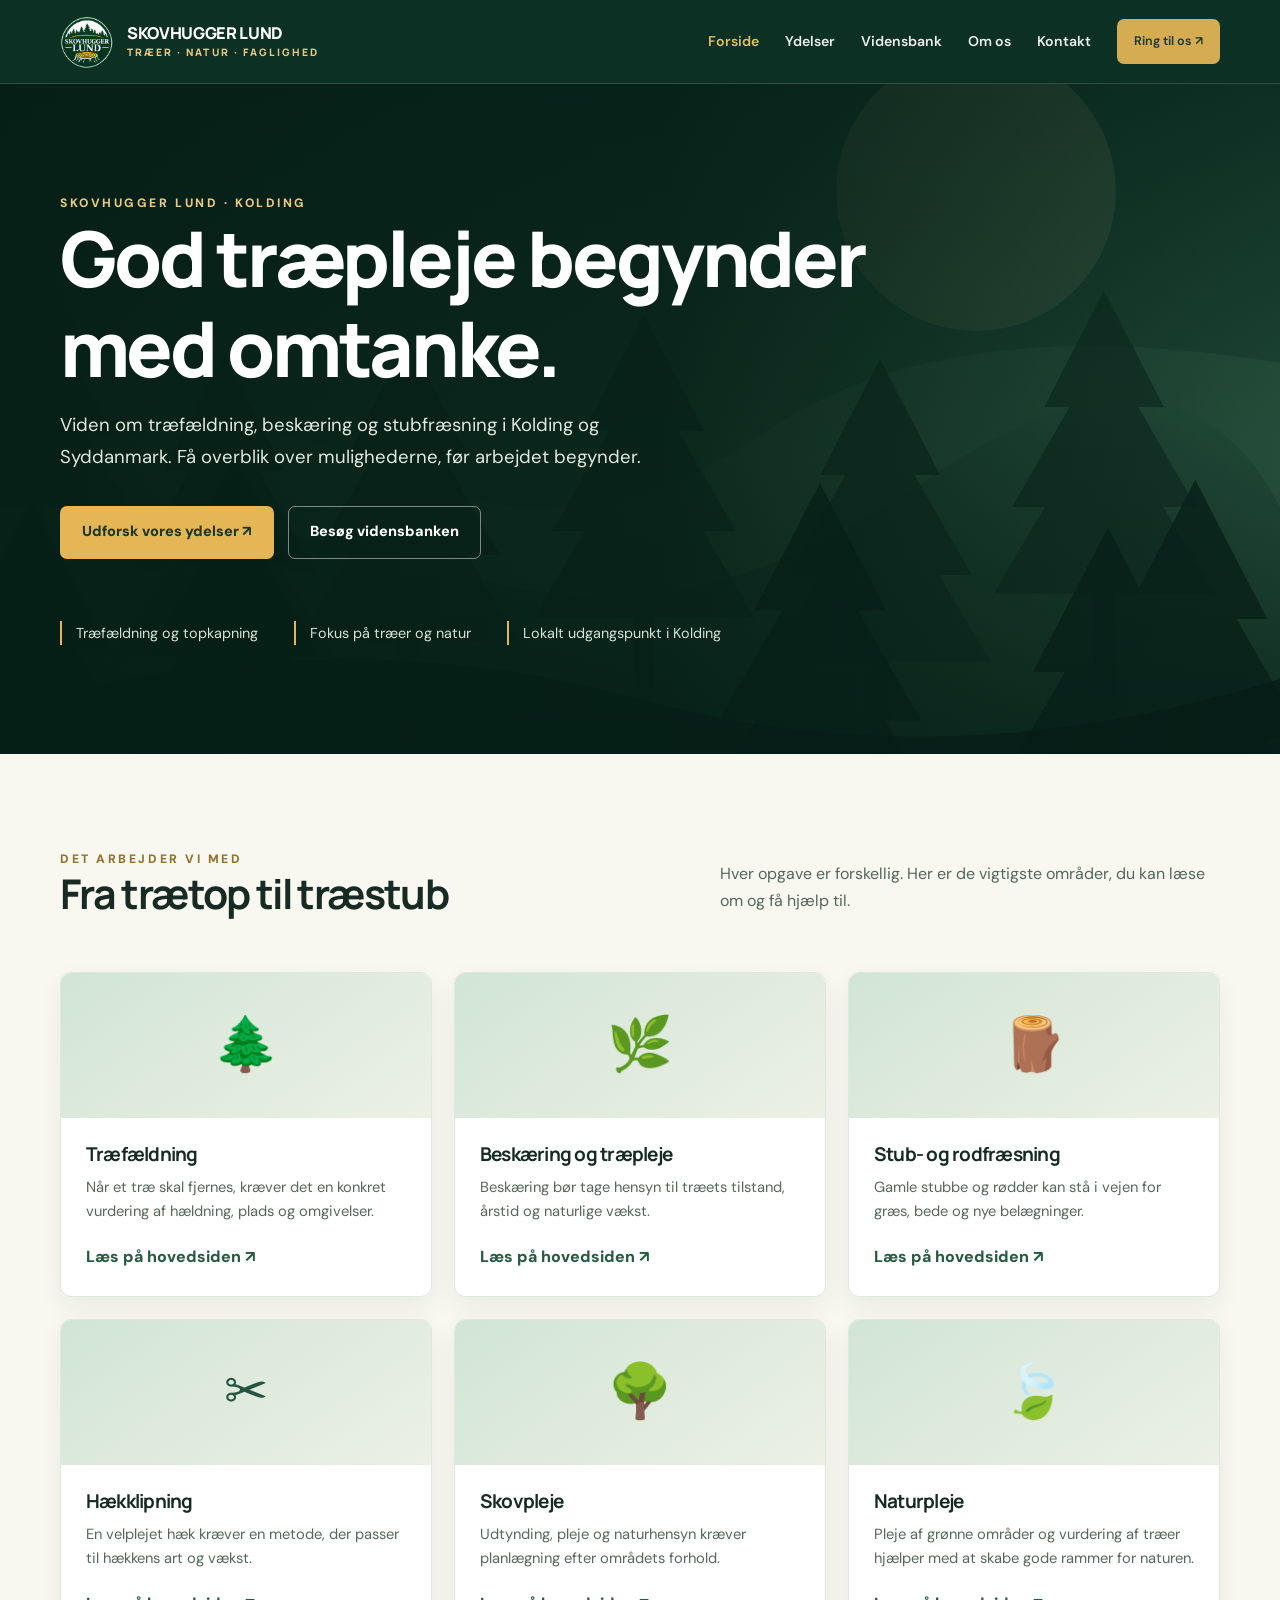
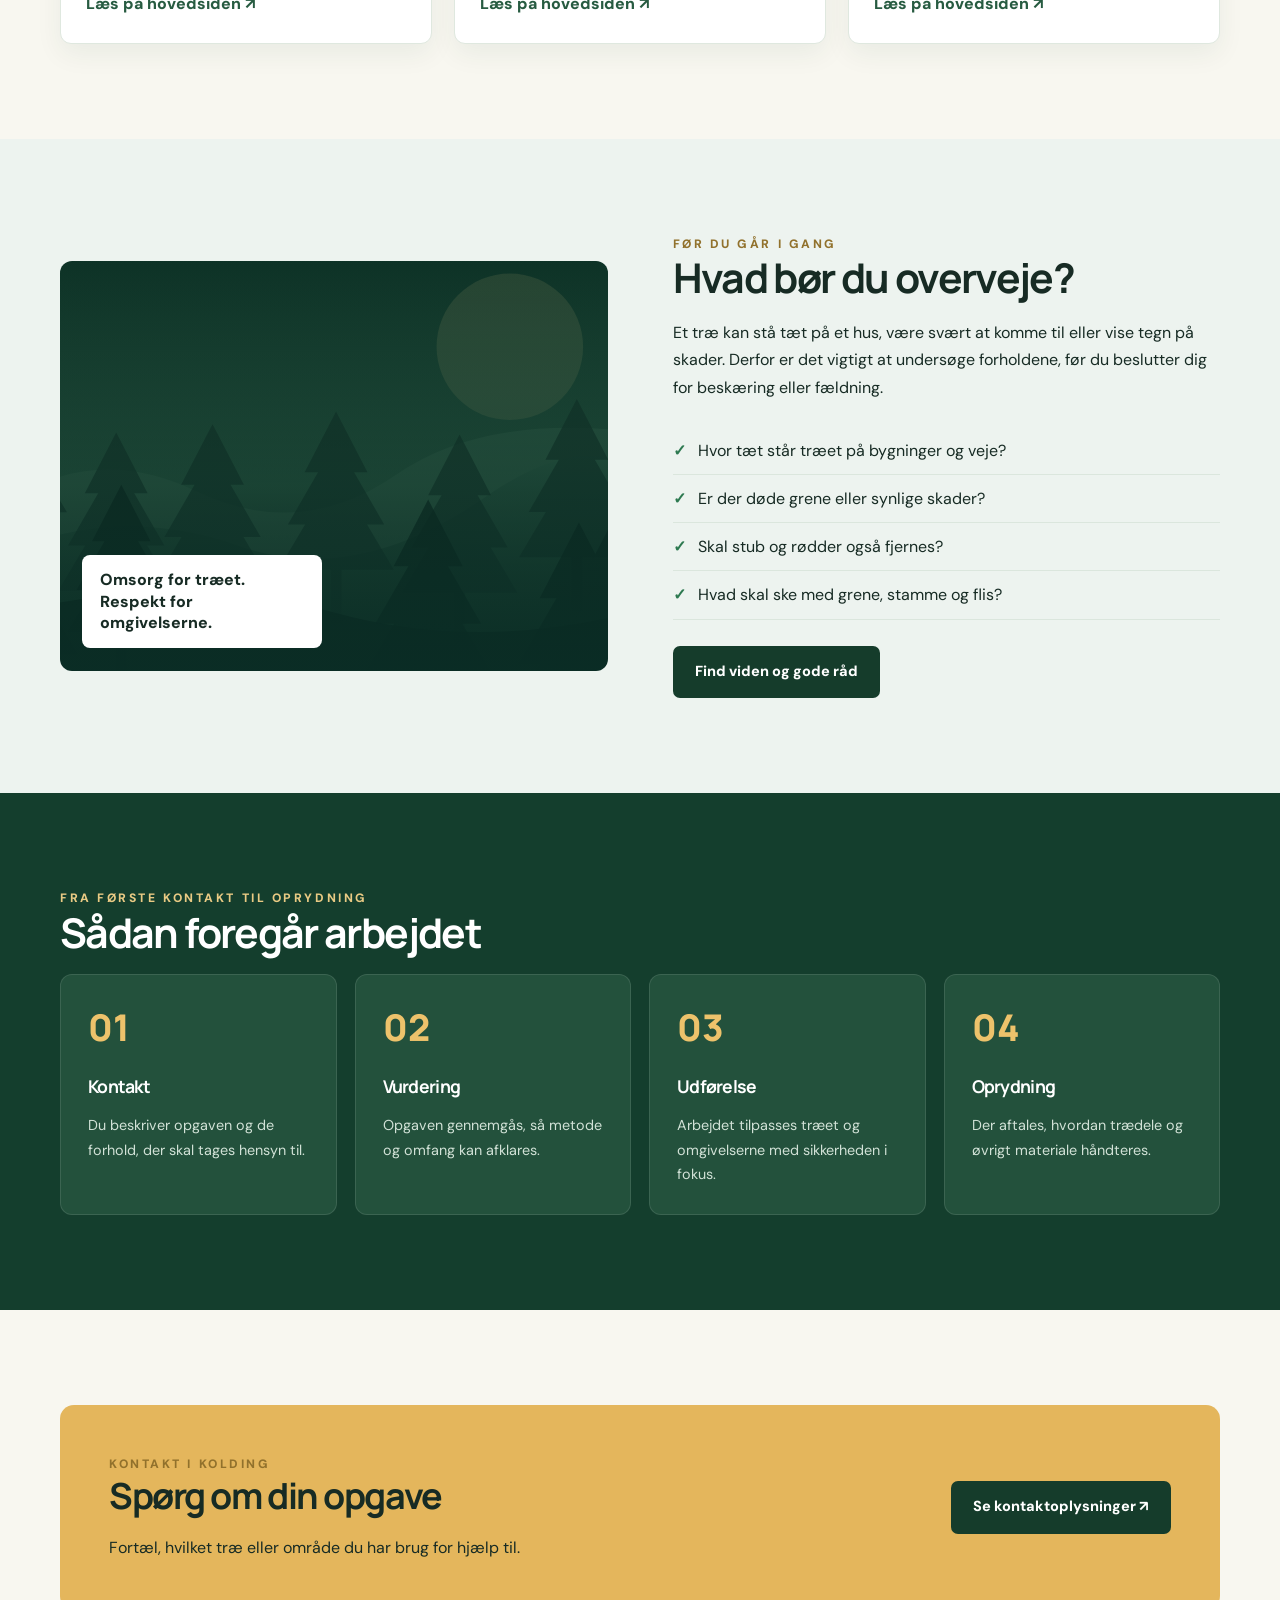
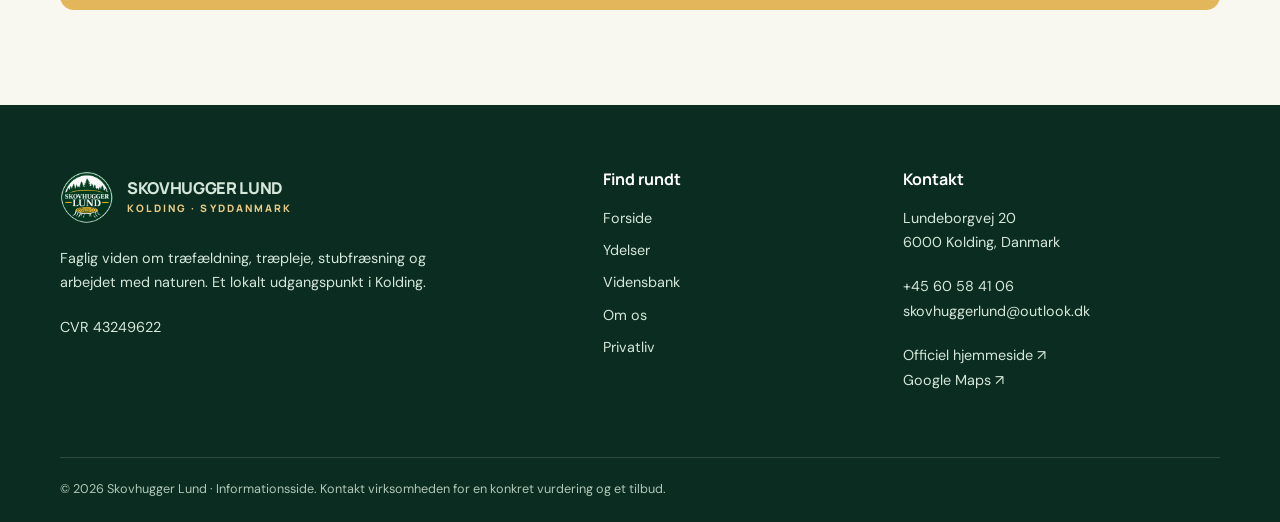
<file: index.html>
<!doctype html><html lang="da"><head><meta charset="utf-8"><meta name="viewport" content="width=device-width, initial-scale=1"><meta name="theme-color" content="#0d3024"><meta name="description" content="Få overblik over træfældning, beskæring, stubfræsning og skovpleje i Kolding. Skovhugger Lund deler praktisk viden og kontaktoplysninger."><meta name="robots" content="index,follow"><title>Skovhugger Lund | Træfældning og træpleje i Kolding</title><link rel="icon" type="image/png" href="favicon.png"><link rel="stylesheet" href="styles.css"><meta property="og:type" content="website"><meta property="og:title" content="Skovhugger Lund | Træfældning og træpleje i Kolding"><meta property="og:description" content="Få overblik over træfældning, beskæring, stubfræsning og skovpleje i Kolding. Skovhugger Lund deler praktisk viden og kontaktoplysninger."><meta property="og:image" content="https://www.skovhuggerlund.dk/wp-content/uploads/2026/08/Skovhugger-Lund-logo.jpg.webp"><script type="application/ld+json">{"@context":"https://schema.org","@type":"TreeService","name":"Skovhugger Lund","url":"https://www.skovhuggerlund.dk/","telephone":"+4560584106","email":"skovhuggerlund@outlook.dk","address":{"@type":"PostalAddress","streetAddress":"Lundeborgvej 20","postalCode":"6000","addressLocality":"Kolding","addressCountry":"DK"},"sameAs":["https://www.facebook.com/profile.php?id=61557341474613","https://www.youtube.com/@SkovhuggerLund","https://maps.app.goo.gl/Zr2GKgcFrVyvJgzz7"]}</script></head><body><a href="#main" class="sr-only">Spring til indhold</a><header class="header"><div class="container header-inner"><a class="brand" href="index.html" aria-label="Skovhugger Lund – forsiden"><img src="logo.png" width="54" height="54" alt="Skovhugger Lund logo"><span>SKOVHUGGER LUND<small>TRÆER · NATUR · FAGLIGHED</small></span></a><button class="menu-button" type="button" aria-label="Åbn menu" aria-controls="nav" aria-expanded="false">☰</button><nav class="nav" id="nav" aria-label="Hovedmenu"><a href="index.html" class="active" aria-current="page">Forside</a><a href="services.html">Ydelser</a><a href="blog.html">Vidensbank</a><a href="about.html">Om os</a><a href="contact.html">Kontakt</a><a class="btn gold" href="tel:+4560584106">Ring til os ↗</a></nav></div></header><main id="main"><section class="hero"><div class="container"><div class="eyebrow light">Skovhugger Lund · Kolding</div><h1>God træpleje begynder med omtanke.</h1><p>Viden om træfældning, beskæring og stubfræsning i Kolding og Syddanmark. Få overblik over mulighederne, før arbejdet begynder.</p><div class="hero-actions"><a class="btn gold" href="services.html">Udforsk vores ydelser ↗</a><a class="btn outline" href="blog.html">Besøg vidensbanken</a></div><div class="hero-bottom"><span>Træfældning og topkapning</span><span>Fokus på træer og natur</span><span>Lokalt udgangspunkt i Kolding</span></div></div></section><section class="section"><div class="container"><div class="section-title"><div><div class="eyebrow">Det arbejder vi med</div><h2>Fra trætop til træstub</h2></div><p class="muted">Hver opgave er forskellig. Her er de vigtigste områder, du kan læse om og få hjælp til.</p></div><div class="grid"><article class="card"><div class="card-icon" aria-hidden="true">🌲</div><div class="card-body"><h3>Træfældning</h3><p>Når et træ skal fjernes, kræver det en konkret vurdering af hældning, plads og omgivelser.</p><a class="text-link" href="https://www.skovhuggerlund.dk/traefaeldning/" target="_blank" rel="noopener">Læs på hovedsiden ↗</a></div></article><article class="card"><div class="card-icon" aria-hidden="true">🌿</div><div class="card-body"><h3>Beskæring og træpleje</h3><p>Beskæring bør tage hensyn til træets tilstand, årstid og naturlige vækst.</p><a class="text-link" href="https://www.skovhuggerlund.dk/ydelser/" target="_blank" rel="noopener">Læs på hovedsiden ↗</a></div></article><article class="card"><div class="card-icon" aria-hidden="true">🪵</div><div class="card-body"><h3>Stub- og rodfræsning</h3><p>Gamle stubbe og rødder kan stå i vejen for græs, bede og nye belægninger.</p><a class="text-link" href="https://www.skovhuggerlund.dk/stubfraesning/" target="_blank" rel="noopener">Læs på hovedsiden ↗</a></div></article><article class="card"><div class="card-icon" aria-hidden="true">✂</div><div class="card-body"><h3>Hækklipning</h3><p>En velplejet hæk kræver en metode, der passer til hækkens art og vækst.</p><a class="text-link" href="https://www.skovhuggerlund.dk/ydelser/" target="_blank" rel="noopener">Læs på hovedsiden ↗</a></div></article><article class="card"><div class="card-icon" aria-hidden="true">🌳</div><div class="card-body"><h3>Skovpleje</h3><p>Udtynding, pleje og naturhensyn kræver planlægning efter områdets forhold.</p><a class="text-link" href="https://www.skovhuggerlund.dk/ydelser/" target="_blank" rel="noopener">Læs på hovedsiden ↗</a></div></article><article class="card"><div class="card-icon" aria-hidden="true">🍃</div><div class="card-body"><h3>Naturpleje</h3><p>Pleje af grønne områder og vurdering af træer hjælper med at skabe gode rammer for naturen.</p><a class="text-link" href="https://www.skovhuggerlund.dk/ydelser/" target="_blank" rel="noopener">Læs på hovedsiden ↗</a></div></article></div></div></section><section class="section soft"><div class="container split"><div class="visual" role="img" aria-label="Illustration af skov i grønne nuancer"><div class="stamp">Omsorg for træet. Respekt for omgivelserne.</div></div><div><div class="eyebrow">Før du går i gang</div><h2>Hvad bør du overveje?</h2><p>Et træ kan stå tæt på et hus, være svært at komme til eller vise tegn på skader. Derfor er det vigtigt at undersøge forholdene, før du beslutter dig for beskæring eller fældning.</p><ul class="checklist"><li>Hvor tæt står træet på bygninger og veje?</li><li>Er der døde grene eller synlige skader?</li><li>Skal stub og rødder også fjernes?</li><li>Hvad skal ske med grene, stamme og flis?</li></ul><a class="btn dark" href="blog.html">Find viden og gode råd</a></div></div></section><section class="section dark"><div class="container"><div class="eyebrow light">Fra første kontakt til oprydning</div><h2>Sådan foregår arbejdet</h2><div class="steps"><div class="step"><strong>01</strong><h3>Kontakt</h3><p>Du beskriver opgaven og de forhold, der skal tages hensyn til.</p></div><div class="step"><strong>02</strong><h3>Vurdering</h3><p>Opgaven gennemgås, så metode og omfang kan afklares.</p></div><div class="step"><strong>03</strong><h3>Udførelse</h3><p>Arbejdet tilpasses træet og omgivelserne med sikkerheden i fokus.</p></div><div class="step"><strong>04</strong><h3>Oprydning</h3><p>Der aftales, hvordan trædele og øvrigt materiale håndteres.</p></div></div></div></section><section class="section"><div class="container"><div class="cta"><div><div class="eyebrow">Kontakt i Kolding</div><h2>Spørg om din opgave</h2><p>Fortæl, hvilket træ eller område du har brug for hjælp til.</p></div><a class="btn dark" href="contact.html">Se kontaktoplysninger ↗</a></div></div></section></main><footer class="footer"><div class="container"><div class="footer-cols"><div><a class="brand" href="index.html"><img src="logo.png" alt="Skovhugger Lund" width="52" height="52"><span>SKOVHUGGER LUND<small>KOLDING · SYDDANMARK</small></span></a><p style="margin-top:22px;max-width:370px">Faglig viden om træfældning, træpleje, stubfræsning og arbejdet med naturen. Et lokalt udgangspunkt i Kolding.</p><p>CVR 43249622</p></div><div><h3>Find rundt</h3><ul><li><a href="index.html">Forside</a></li><li><a href="services.html">Ydelser</a></li><li><a href="blog.html">Vidensbank</a></li><li><a href="about.html">Om os</a></li><li><a href="privacy.html">Privatliv</a></li></ul></div><div><h3>Kontakt</h3><p>Lundeborgvej 20<br>6000 Kolding, Danmark</p><p><a href="tel:+4560584106">+45 60 58 41 06</a><br><a href="mailto:skovhuggerlund@outlook.dk">skovhuggerlund@outlook.dk</a></p><p><a href="https://www.skovhuggerlund.dk/" target="_blank" rel="noopener">Officiel hjemmeside ↗</a><br><a href="https://maps.app.goo.gl/Zr2GKgcFrVyvJgzz7" target="_blank" rel="noopener">Google Maps ↗</a></p></div></div><div class="footer-bottom">© <span id="year">2026</span> Skovhugger Lund · Informationsside. Kontakt virksomheden for en konkret vurdering og et tilbud.</div></div></footer><script src="main.js" defer></script><script>document.getElementById('year').textContent=new Date().getFullYear()</script></body></html>
</file>
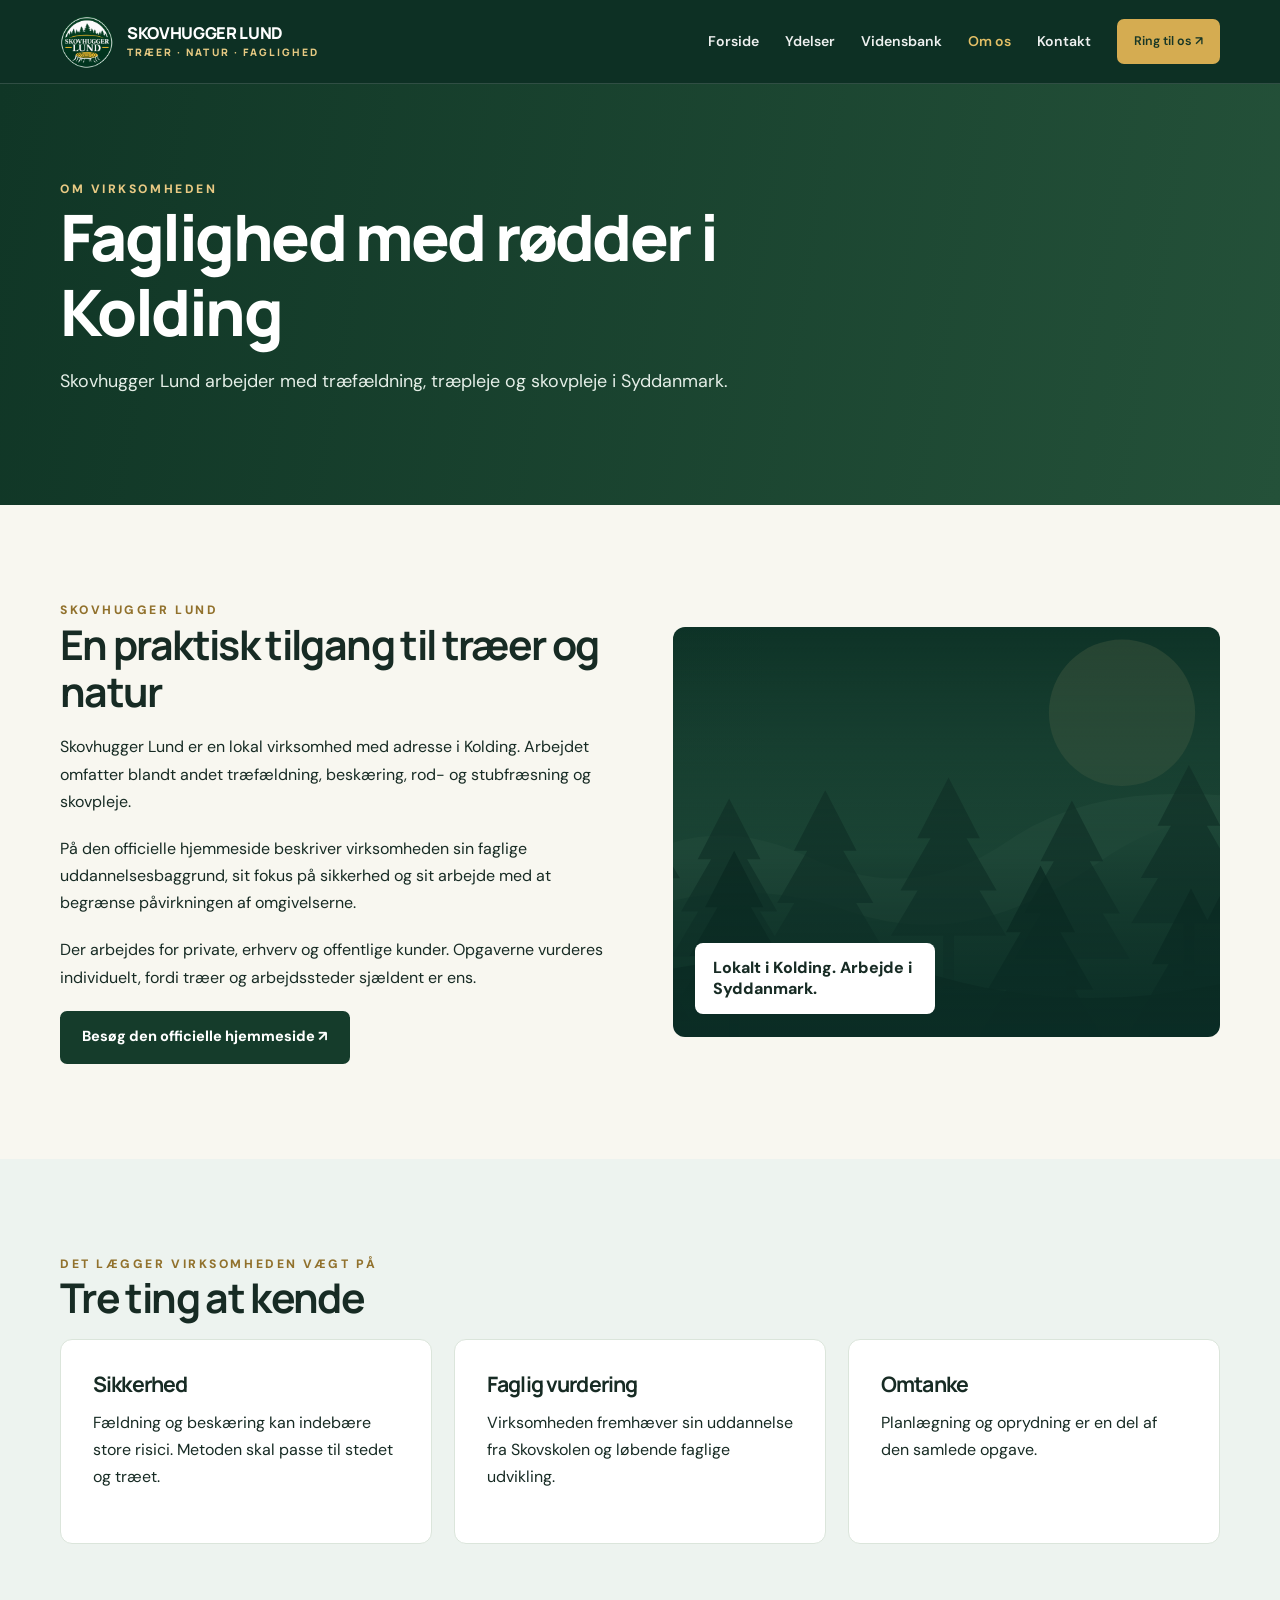
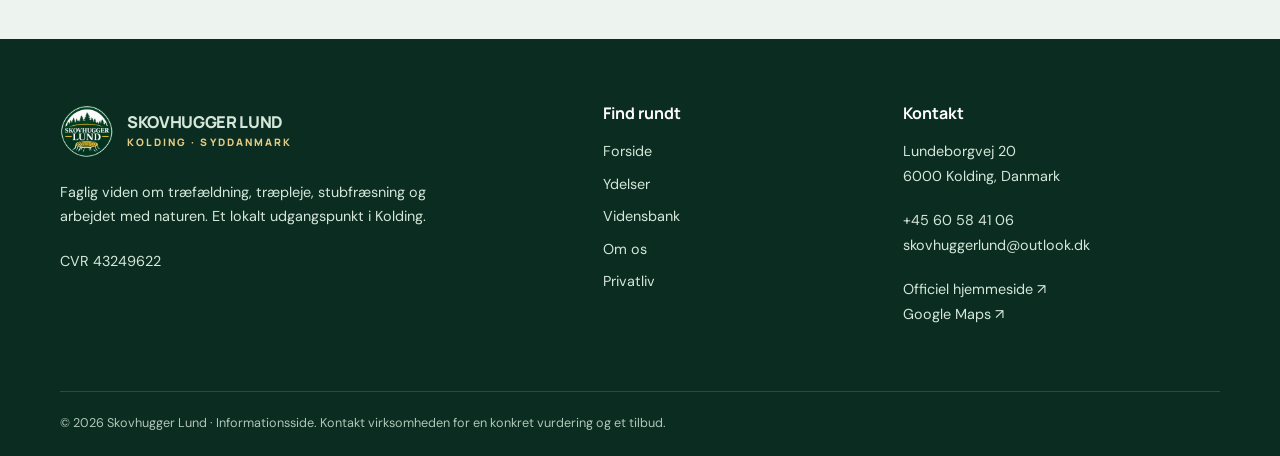
<file: about.html>
<!doctype html><html lang="da"><head><meta charset="utf-8"><meta name="viewport" content="width=device-width, initial-scale=1"><meta name="theme-color" content="#0d3024"><meta name="description" content="Læs om Skovhugger Lund, lokal træservice i Kolding med fokus på faglighed, sikkerhed og natur."><meta name="robots" content="index,follow"><title>Om Skovhugger Lund | Træservice i Kolding</title><link rel="icon" type="image/png" href="favicon.png"><link rel="stylesheet" href="styles.css"><meta property="og:type" content="website"><meta property="og:title" content="Om Skovhugger Lund | Træservice i Kolding"><meta property="og:description" content="Læs om Skovhugger Lund, lokal træservice i Kolding med fokus på faglighed, sikkerhed og natur."><meta property="og:image" content="https://www.skovhuggerlund.dk/wp-content/uploads/2026/08/Skovhugger-Lund-logo.jpg.webp"></head><body><a href="#main" class="sr-only">Spring til indhold</a><header class="header"><div class="container header-inner"><a class="brand" href="index.html" aria-label="Skovhugger Lund – forsiden"><img src="logo.png" width="54" height="54" alt="Skovhugger Lund logo"><span>SKOVHUGGER LUND<small>TRÆER · NATUR · FAGLIGHED</small></span></a><button class="menu-button" type="button" aria-label="Åbn menu" aria-controls="nav" aria-expanded="false">☰</button><nav class="nav" id="nav" aria-label="Hovedmenu"><a href="index.html">Forside</a><a href="services.html">Ydelser</a><a href="blog.html">Vidensbank</a><a href="about.html" class="active" aria-current="page">Om os</a><a href="contact.html">Kontakt</a><a class="btn gold" href="tel:+4560584106">Ring til os ↗</a></nav></div></header><main id="main"><section class="page-hero"><div class="container"><div class="eyebrow light">Om virksomheden</div><h1>Faglighed med rødder i Kolding</h1><p>Skovhugger Lund arbejder med træfældning, træpleje og skovpleje i Syddanmark.</p></div></section><section class="section"><div class="container split"><div><div class="eyebrow">Skovhugger Lund</div><h2>En praktisk tilgang til træer og natur</h2><p>Skovhugger Lund er en lokal virksomhed med adresse i Kolding. Arbejdet omfatter blandt andet træfældning, beskæring, rod- og stubfræsning og skovpleje.</p><p>På den officielle hjemmeside beskriver virksomheden sin faglige uddannelsesbaggrund, sit fokus på sikkerhed og sit arbejde med at begrænse påvirkningen af omgivelserne.</p><p>Der arbejdes for private, erhverv og offentlige kunder. Opgaverne vurderes individuelt, fordi træer og arbejdssteder sjældent er ens.</p><a class="btn dark" href="https://www.skovhuggerlund.dk/" target="_blank" rel="noopener">Besøg den officielle hjemmeside ↗</a></div><div class="visual" role="img" aria-label="Illustration af skov"><div class="stamp">Lokalt i Kolding. Arbejde i Syddanmark.</div></div></div></section><section class="section soft"><div class="container"><div class="eyebrow">Det lægger virksomheden vægt på</div><h2>Tre ting at kende</h2><div class="grid"><div class="contact-box"><h3>Sikkerhed</h3><p>Fældning og beskæring kan indebære store risici. Metoden skal passe til stedet og træet.</p></div><div class="contact-box"><h3>Faglig vurdering</h3><p>Virksomheden fremhæver sin uddannelse fra Skovskolen og løbende faglige udvikling.</p></div><div class="contact-box"><h3>Omtanke</h3><p>Planlægning og oprydning er en del af den samlede opgave.</p></div></div></div></section></main><footer class="footer"><div class="container"><div class="footer-cols"><div><a class="brand" href="index.html"><img src="logo.png" alt="Skovhugger Lund" width="52" height="52"><span>SKOVHUGGER LUND<small>KOLDING · SYDDANMARK</small></span></a><p style="margin-top:22px;max-width:370px">Faglig viden om træfældning, træpleje, stubfræsning og arbejdet med naturen. Et lokalt udgangspunkt i Kolding.</p><p>CVR 43249622</p></div><div><h3>Find rundt</h3><ul><li><a href="index.html">Forside</a></li><li><a href="services.html">Ydelser</a></li><li><a href="blog.html">Vidensbank</a></li><li><a href="about.html">Om os</a></li><li><a href="privacy.html">Privatliv</a></li></ul></div><div><h3>Kontakt</h3><p>Lundeborgvej 20<br>6000 Kolding, Danmark</p><p><a href="tel:+4560584106">+45 60 58 41 06</a><br><a href="mailto:skovhuggerlund@outlook.dk">skovhuggerlund@outlook.dk</a></p><p><a href="https://www.skovhuggerlund.dk/" target="_blank" rel="noopener">Officiel hjemmeside ↗</a><br><a href="https://maps.app.goo.gl/Zr2GKgcFrVyvJgzz7" target="_blank" rel="noopener">Google Maps ↗</a></p></div></div><div class="footer-bottom">© <span id="year">2026</span> Skovhugger Lund · Informationsside. Kontakt virksomheden for en konkret vurdering og et tilbud.</div></div></footer><script src="main.js" defer></script><script>document.getElementById('year').textContent=new Date().getFullYear()</script></body></html>
</file>
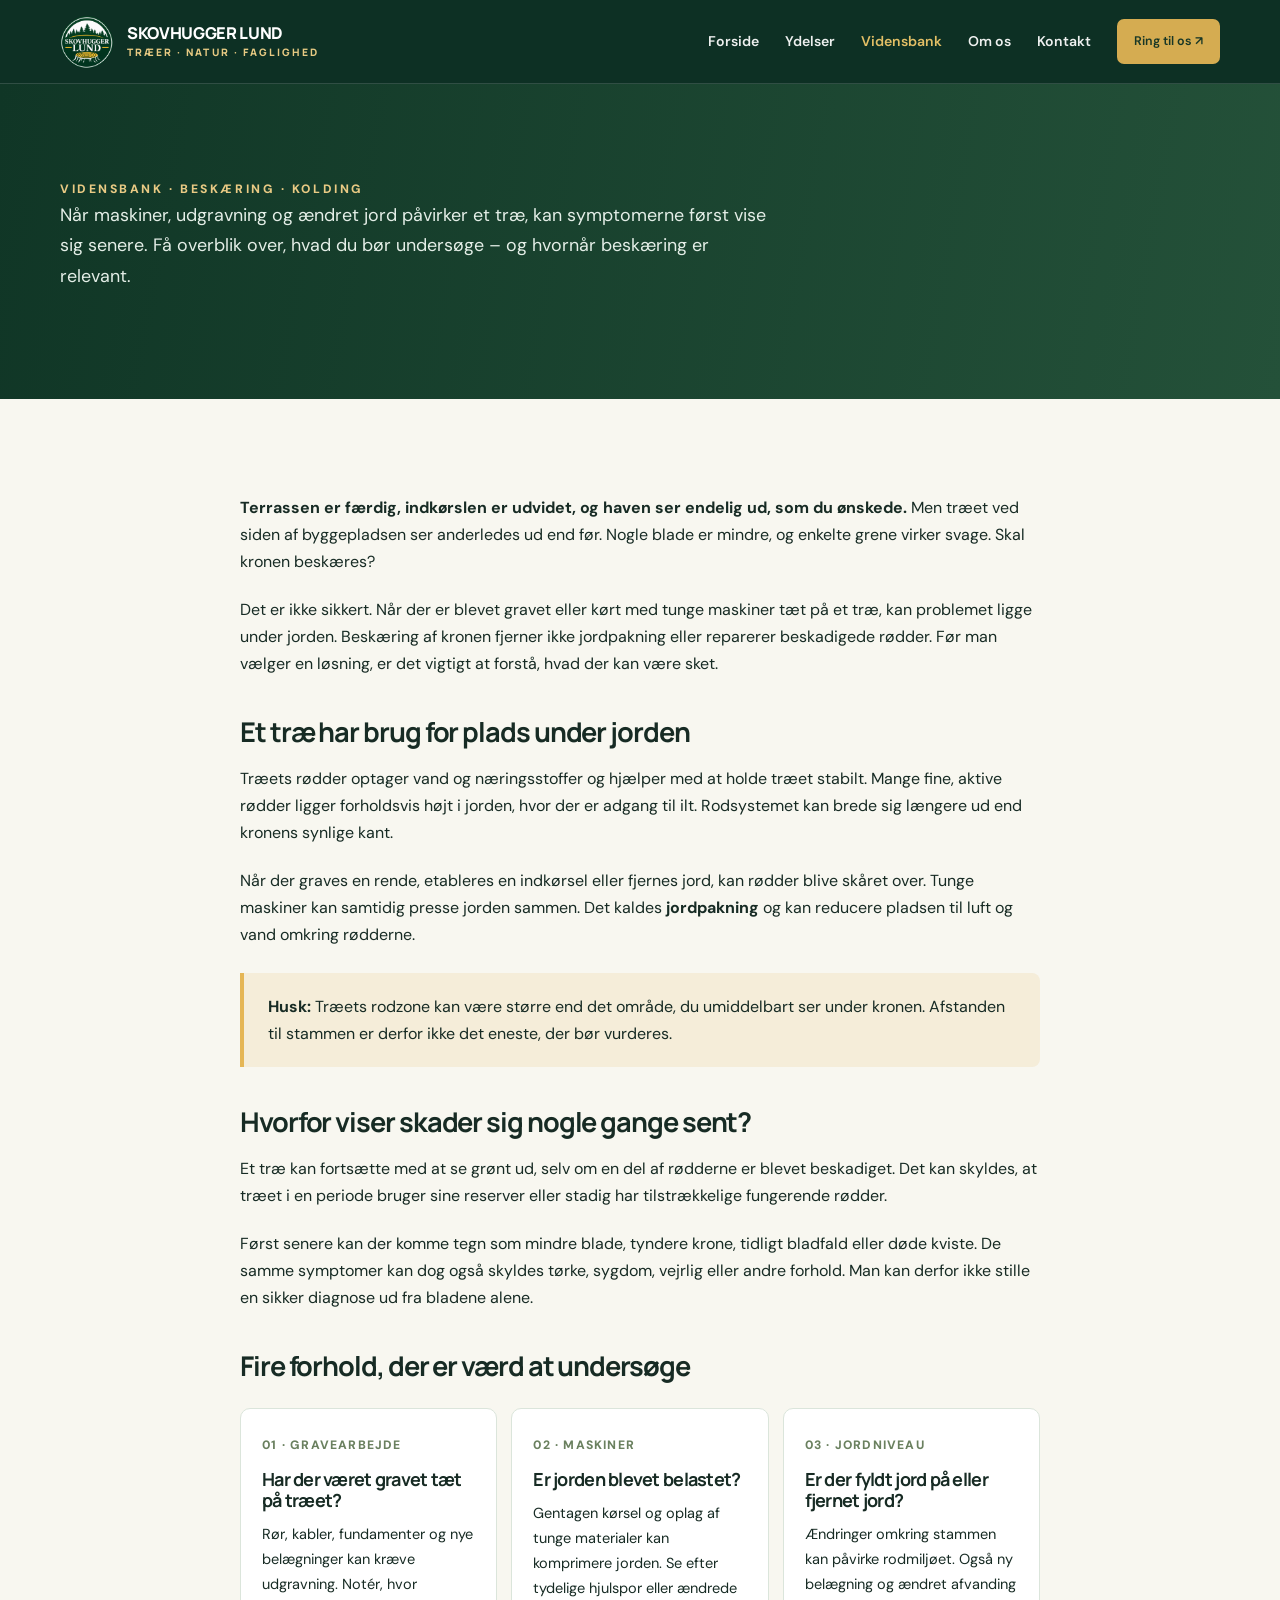
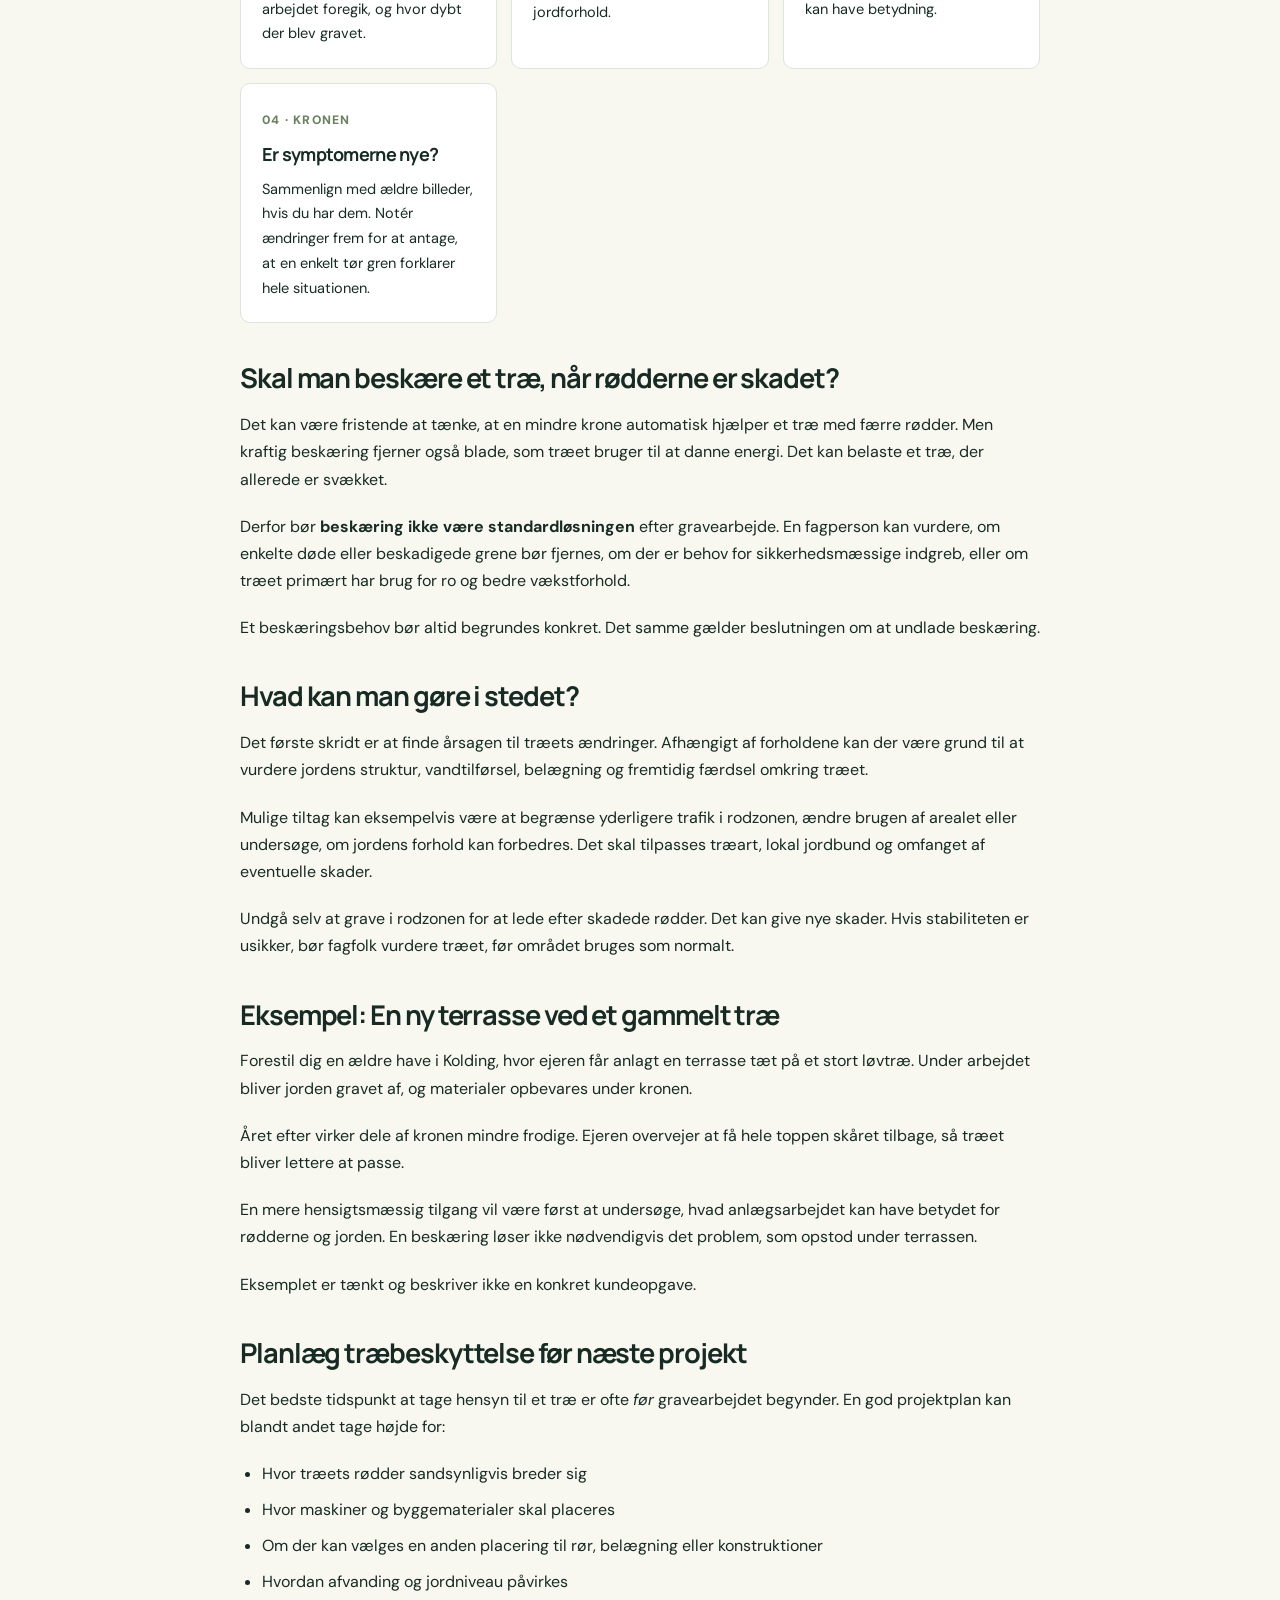
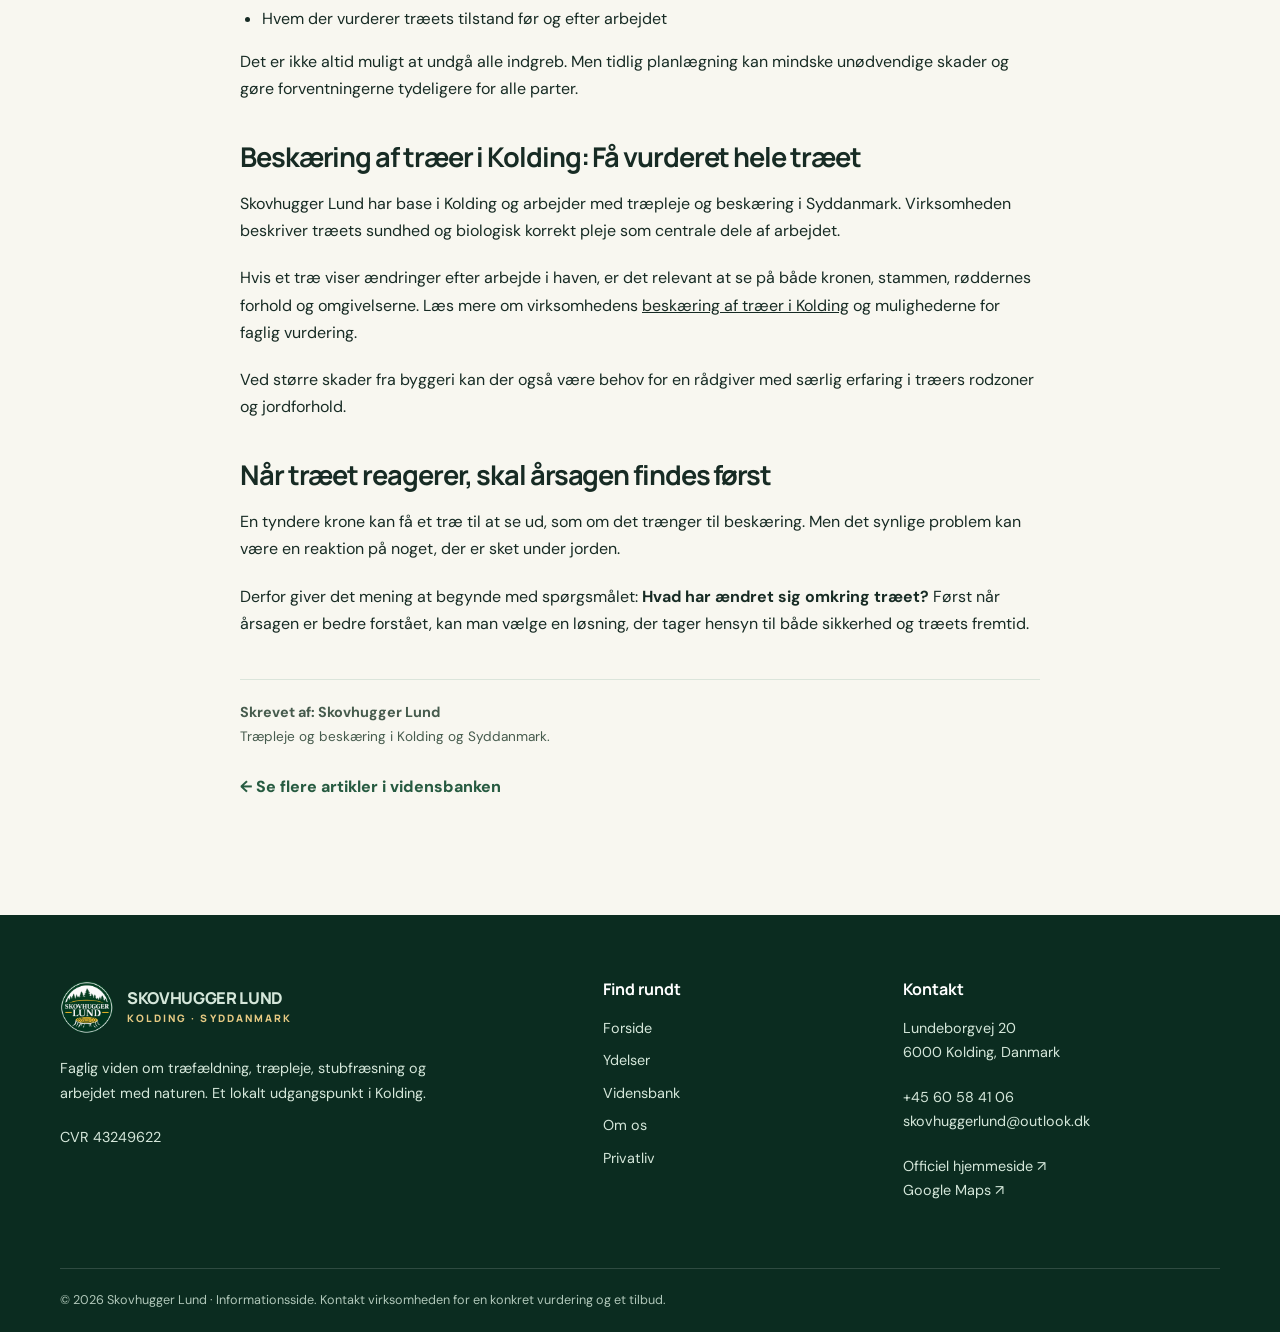
<file: beskaering-traeer-kolding-efter-byggearbejde.html>
<!DOCTYPE html>

<html lang="da"><head><meta charset="utf-8"/><meta content="width=device-width, initial-scale=1" name="viewport"/><meta content="#0d3024" name="theme-color"/><meta content="Har der været gravearbejde eller tunge maskiner tæt på et træ? Læs om rodskader, jordpakning og hvornår beskæring af træer i Kolding giver mening." name="description"/><meta content="index,follow" name="robots"/><title>Beskæring af træer efter byggearbejde: Hvad skal du holde øje med? | Skovhugger Lund</title><link href="favicon.png" rel="icon" type="image/png"/><link href="styles.css" rel="stylesheet"/><meta content="article" property="og:type"/><meta content="Beskæring af træer efter byggearbejde: Hvad skal du holde øje med? | Skovhugger Lund" property="og:title"/><meta content="Har der været gravearbejde eller tunge maskiner tæt på et træ? Læs om rodskader, jordpakning og hvornår beskæring af træer i Kolding giver mening." property="og:description"/><meta content="https://www.skovhuggerlund.dk/wp-content/uploads/2026/08/Skovhugger-Lund-logo.jpg.webp" property="og:image"/><link href="https://skovhuggerlund.github.io/skovhugger-lund/beskaering-traeer-kolding-efter-byggearbejde.html" rel="canonical"/></head><body><a class="sr-only" href="#main">Spring til indhold</a><header class="header"><div class="container header-inner"><a aria-label="Skovhugger Lund – forsiden" class="brand" href="index.html"><img alt="Skovhugger Lund logo" height="54" src="logo.png" width="54"/><span>SKOVHUGGER LUND<small>TRÆER · NATUR · FAGLIGHED</small></span></a><button aria-controls="nav" aria-expanded="false" aria-label="Åbn menu" class="menu-button" type="button">☰</button><nav aria-label="Hovedmenu" class="nav" id="nav"><a href="index.html">Forside</a><a href="services.html">Ydelser</a><a aria-current="page" class="active" href="blog.html">Vidensbank</a><a href="about.html">Om os</a><a href="contact.html">Kontakt</a><a class="btn gold" href="tel:+4560584106">Ring til os ↗</a></nav></div></header><main id="main">
<section class="page-hero"><div class="container"><div class="eyebrow light">Vidensbank · Beskæring · Kolding</div><p>Når maskiner, udgravning og ændret jord påvirker et træ, kan symptomerne først vise sig senere. Få overblik over, hvad du bør undersøge – og hvornår beskæring er relevant.</p></div></section>
<section class="section"><div class="container"><article class="article">
<p><strong>Terrassen er færdig, indkørslen er udvidet, og haven ser endelig ud, som du ønskede.</strong> Men træet ved siden af byggepladsen ser anderledes ud end før. Nogle blade er mindre, og enkelte grene virker svage. Skal kronen beskæres?</p>
<p>Det er ikke sikkert. Når der er blevet gravet eller kørt med tunge maskiner tæt på et træ, kan problemet ligge under jorden. Beskæring af kronen fjerner ikke jordpakning eller reparerer beskadigede rødder. Før man vælger en løsning, er det vigtigt at forstå, hvad der kan være sket.</p>
<h2>Et træ har brug for plads under jorden</h2>
<p>Træets rødder optager vand og næringsstoffer og hjælper med at holde træet stabilt. Mange fine, aktive rødder ligger forholdsvis højt i jorden, hvor der er adgang til ilt. Rodsystemet kan brede sig længere ud end kronens synlige kant.</p>
<p>Når der graves en rende, etableres en indkørsel eller fjernes jord, kan rødder blive skåret over. Tunge maskiner kan samtidig presse jorden sammen. Det kaldes <strong>jordpakning</strong> og kan reducere pladsen til luft og vand omkring rødderne.</p>
<div class="article-note"><strong>Husk:</strong> Træets rodzone kan være større end det område, du umiddelbart ser under kronen. Afstanden til stammen er derfor ikke det eneste, der bør vurderes.</div>
<h2>Hvorfor viser skader sig nogle gange sent?</h2>
<p>Et træ kan fortsætte med at se grønt ud, selv om en del af rødderne er blevet beskadiget. Det kan skyldes, at træet i en periode bruger sine reserver eller stadig har tilstrækkelige fungerende rødder.</p>
<p>Først senere kan der komme tegn som mindre blade, tyndere krone, tidligt bladfald eller døde kviste. De samme symptomer kan dog også skyldes tørke, sygdom, vejrlig eller andre forhold. Man kan derfor ikke stille en sikker diagnose ud fra bladene alene.</p>
<h2>Fire forhold, der er værd at undersøge</h2>
<div class="article-options">
<div><span class="resource-tag">01 · Gravearbejde</span><h3>Har der været gravet tæt på træet?</h3><p>Rør, kabler, fundamenter og nye belægninger kan kræve udgravning. Notér, hvor arbejdet foregik, og hvor dybt der blev gravet.</p></div>
<div><span class="resource-tag">02 · Maskiner</span><h3>Er jorden blevet belastet?</h3><p>Gentagen kørsel og oplag af tunge materialer kan komprimere jorden. Se efter tydelige hjulspor eller ændrede jordforhold.</p></div>
<div><span class="resource-tag">03 · Jordniveau</span><h3>Er der fyldt jord på eller fjernet jord?</h3><p>Ændringer omkring stammen kan påvirke rodmiljøet. Også ny belægning og ændret afvanding kan have betydning.</p></div>
<div><span class="resource-tag">04 · Kronen</span><h3>Er symptomerne nye?</h3><p>Sammenlign med ældre billeder, hvis du har dem. Notér ændringer frem for at antage, at en enkelt tør gren forklarer hele situationen.</p></div>
</div>
<h2>Skal man beskære et træ, når rødderne er skadet?</h2>
<p>Det kan være fristende at tænke, at en mindre krone automatisk hjælper et træ med færre rødder. Men kraftig beskæring fjerner også blade, som træet bruger til at danne energi. Det kan belaste et træ, der allerede er svækket.</p>
<p>Derfor bør <strong>beskæring ikke være standardløsningen</strong> efter gravearbejde. En fagperson kan vurdere, om enkelte døde eller beskadigede grene bør fjernes, om der er behov for sikkerhedsmæssige indgreb, eller om træet primært har brug for ro og bedre vækstforhold.</p>
<p>Et beskæringsbehov bør altid begrundes konkret. Det samme gælder beslutningen om at undlade beskæring.</p>
<h2>Hvad kan man gøre i stedet?</h2>
<p>Det første skridt er at finde årsagen til træets ændringer. Afhængigt af forholdene kan der være grund til at vurdere jordens struktur, vandtilførsel, belægning og fremtidig færdsel omkring træet.</p>
<p>Mulige tiltag kan eksempelvis være at begrænse yderligere trafik i rodzonen, ændre brugen af arealet eller undersøge, om jordens forhold kan forbedres. Det skal tilpasses træart, lokal jordbund og omfanget af eventuelle skader.</p>
<p>Undgå selv at grave i rodzonen for at lede efter skadede rødder. Det kan give nye skader. Hvis stabiliteten er usikker, bør fagfolk vurdere træet, før området bruges som normalt.</p>
<h2>Eksempel: En ny terrasse ved et gammelt træ</h2>
<p>Forestil dig en ældre have i Kolding, hvor ejeren får anlagt en terrasse tæt på et stort løvtræ. Under arbejdet bliver jorden gravet af, og materialer opbevares under kronen.</p>
<p>Året efter virker dele af kronen mindre frodige. Ejeren overvejer at få hele toppen skåret tilbage, så træet bliver lettere at passe.</p>
<p>En mere hensigtsmæssig tilgang vil være først at undersøge, hvad anlægsarbejdet kan have betydet for rødderne og jorden. En beskæring løser ikke nødvendigvis det problem, som opstod under terrassen.</p>
<p>Eksemplet er tænkt og beskriver ikke en konkret kundeopgave.</p>
<h2>Planlæg træbeskyttelse før næste projekt</h2>
<p>Det bedste tidspunkt at tage hensyn til et træ er ofte <em>før</em> gravearbejdet begynder. En god projektplan kan blandt andet tage højde for:</p>
<ul class="article-check"><li>Hvor træets rødder sandsynligvis breder sig</li><li>Hvor maskiner og byggematerialer skal placeres</li><li>Om der kan vælges en anden placering til rør, belægning eller konstruktioner</li><li>Hvordan afvanding og jordniveau påvirkes</li><li>Hvem der vurderer træets tilstand før og efter arbejdet</li></ul>
<p>Det er ikke altid muligt at undgå alle indgreb. Men tidlig planlægning kan mindske unødvendige skader og gøre forventningerne tydeligere for alle parter.</p>
<h2>Beskæring af træer i Kolding: Få vurderet hele træet</h2>
<p>Skovhugger Lund har base i Kolding og arbejder med træpleje og beskæring i Syddanmark. Virksomheden beskriver træets sundhed og biologisk korrekt pleje som centrale dele af arbejdet.</p>
<p>Hvis et træ viser ændringer efter arbejde i haven, er det relevant at se på både kronen, stammen, røddernes forhold og omgivelserne. Læs mere om virksomhedens <a href="https://www.skovhuggerlund.dk/beskaering/" rel="noopener noreferrer" target="_blank">beskæring af træer i Kolding</a> og mulighederne for faglig vurdering.</p>
<p>Ved større skader fra byggeri kan der også være behov for en rådgiver med særlig erfaring i træers rodzoner og jordforhold.</p>
<h2>Når træet reagerer, skal årsagen findes først</h2>
<p>En tyndere krone kan få et træ til at se ud, som om det trænger til beskæring. Men det synlige problem kan være en reaktion på noget, der er sket under jorden.</p>
<p>Derfor giver det mening at begynde med spørgsmålet: <strong>Hvad har ændret sig omkring træet?</strong> Først når årsagen er bedre forstået, kan man vælge en løsning, der tager hensyn til både sikkerhed og træets fremtid.</p>
<div class="author-line"><strong>Skrevet af: Skovhugger Lund</strong><br/><span>Træpleje og beskæring i Kolding og Syddanmark.</span></div>
<p style="margin-top:24px"><a class="text-link" href="blog.html">← Se flere artikler i vidensbanken</a></p>
</article></div></section></main><footer class="footer"><div class="container"><div class="footer-cols"><div><a class="brand" href="index.html"><img alt="Skovhugger Lund" height="52" src="logo.png" width="52"/><span>SKOVHUGGER LUND<small>KOLDING · SYDDANMARK</small></span></a><p style="margin-top:22px;max-width:370px">Faglig viden om træfældning, træpleje, stubfræsning og arbejdet med naturen. Et lokalt udgangspunkt i Kolding.</p><p>CVR 43249622</p></div><div><h3>Find rundt</h3><ul><li><a href="index.html">Forside</a></li><li><a href="services.html">Ydelser</a></li><li><a href="blog.html">Vidensbank</a></li><li><a href="about.html">Om os</a></li><li><a href="privacy.html">Privatliv</a></li></ul></div><div><h3>Kontakt</h3><p>Lundeborgvej 20<br/>6000 Kolding, Danmark</p><p><a href="tel:+4560584106">+45 60 58 41 06</a><br/><a href="mailto:skovhuggerlund@outlook.dk">skovhuggerlund@outlook.dk</a></p><p><a href="https://www.skovhuggerlund.dk/" rel="noopener" target="_blank">Officiel hjemmeside ↗</a><br/><a href="https://maps.app.goo.gl/Zr2GKgcFrVyvJgzz7" rel="noopener" target="_blank">Google Maps ↗</a></p></div></div><div class="footer-bottom">© <span id="year">2026</span> Skovhugger Lund · Informationsside. Kontakt virksomheden for en konkret vurdering og et tilbud.</div></div></footer><script defer="" src="main.js"></script><script>document.getElementById('year').textContent=new Date().getFullYear()</script></body></html>
</file>
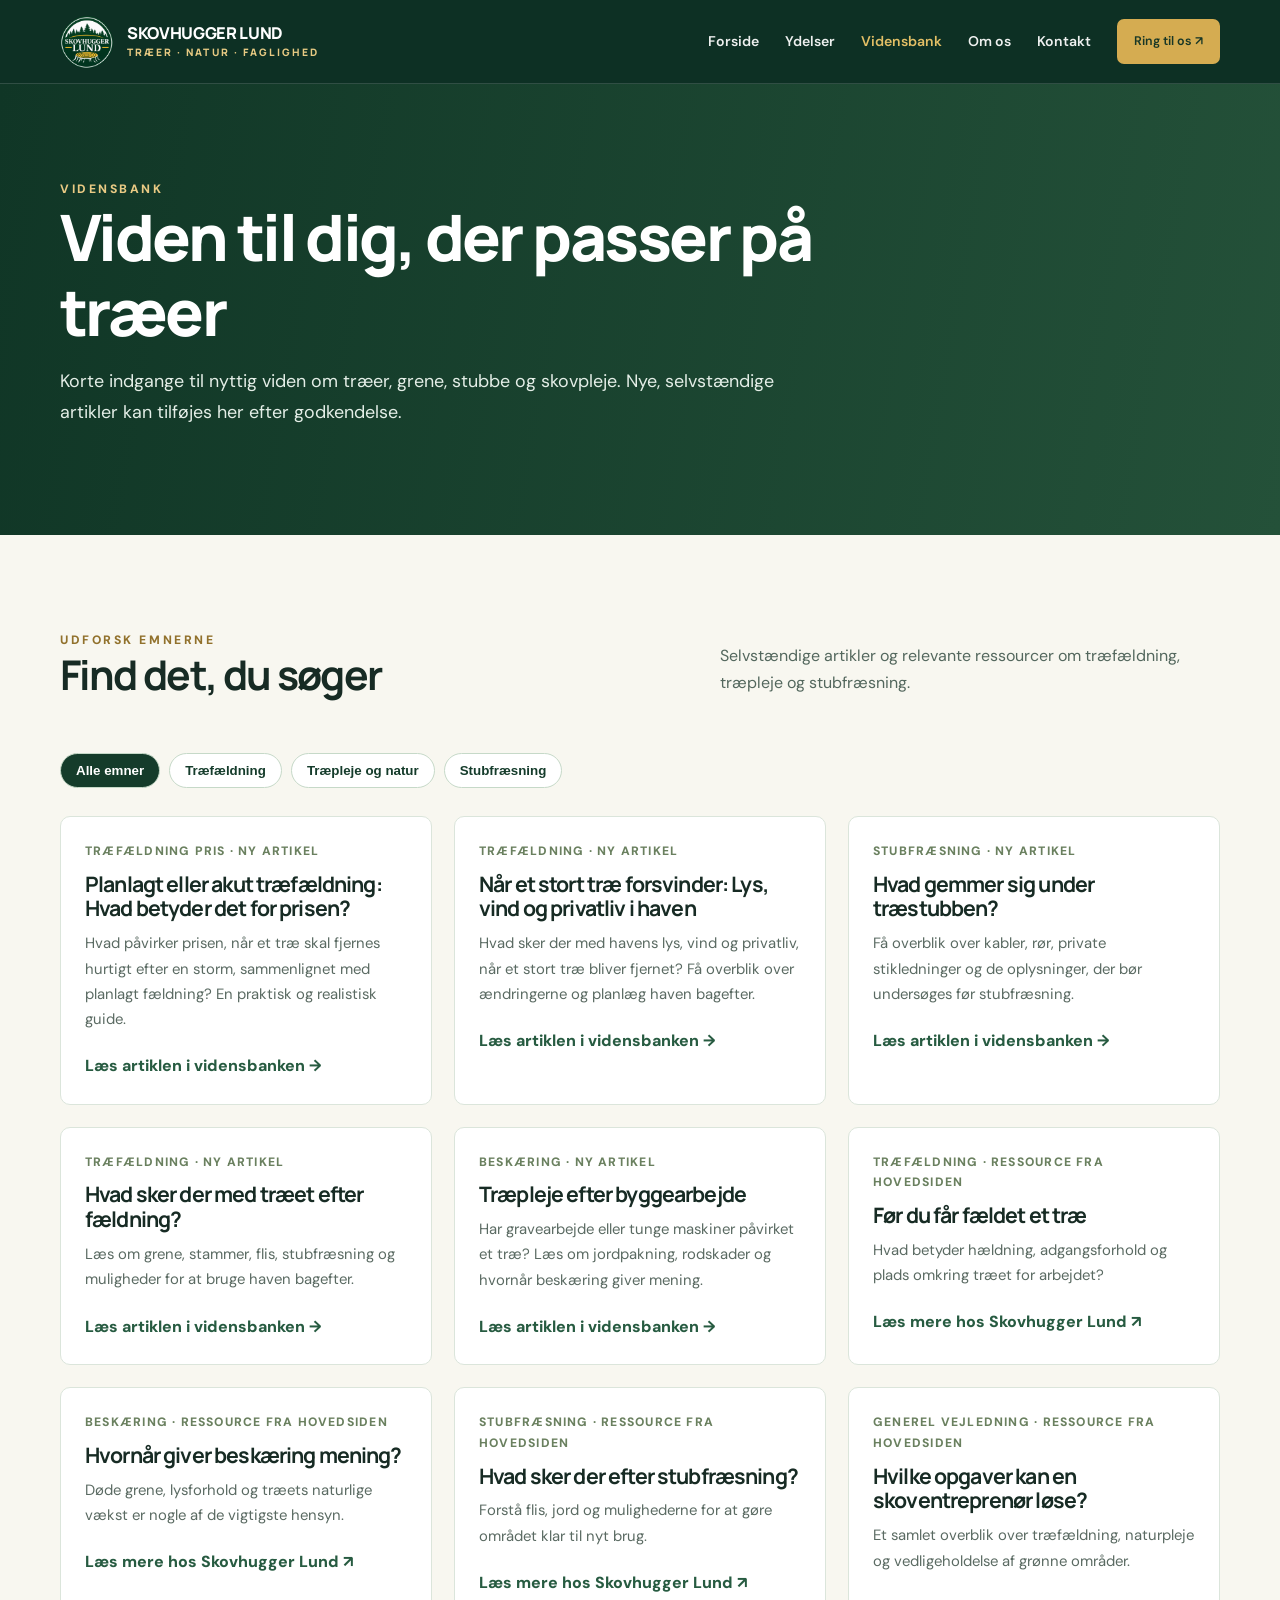
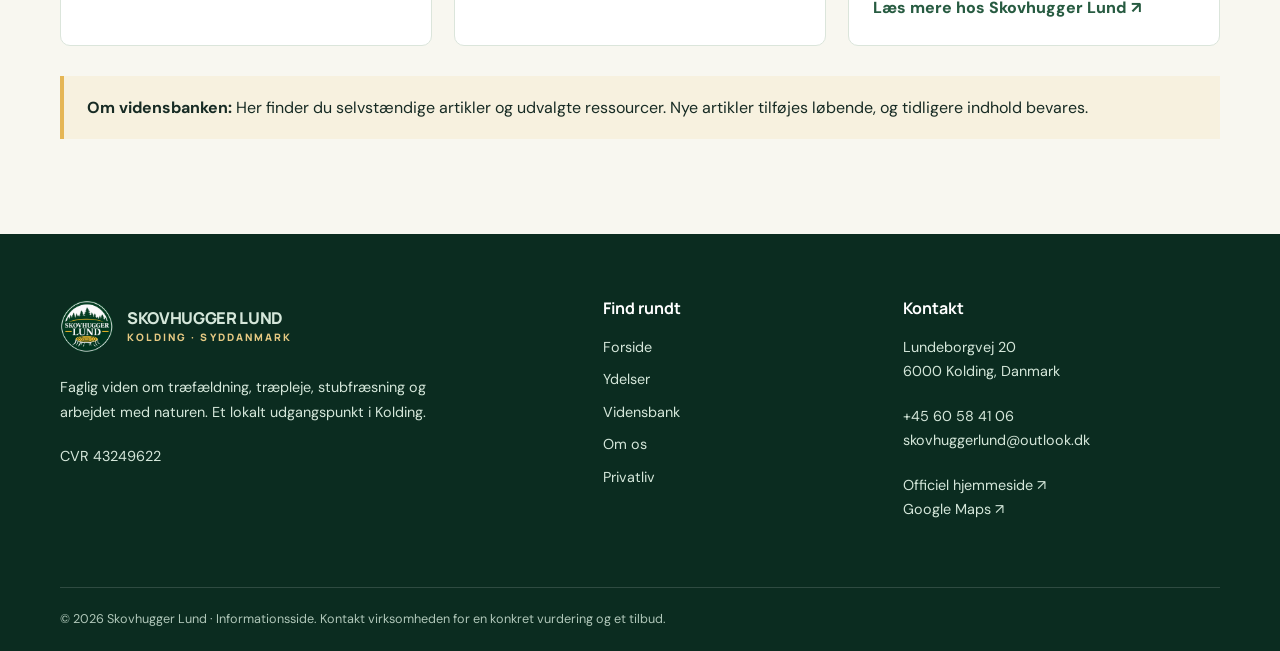
<file: blog.html>
<!DOCTYPE html>

<html lang="da"><head><meta charset="utf-8"/><meta content="width=device-width, initial-scale=1" name="viewport"/><meta content="#0d3024" name="theme-color"/><meta content="Læs praktisk information om træfældning, beskæring, træpleje og stubfræsning. Vidensbank fra Skovhugger Lund." name="description"/><meta content="index,follow" name="robots"/><title>Vidensbank om træer | Skovhugger Lund</title><link href="favicon.png" rel="icon" type="image/png"/><link href="styles.css" rel="stylesheet"/><meta content="website" property="og:type"/><meta content="Vidensbank om træer | Skovhugger Lund" property="og:title"/><meta content="Læs praktisk information om træfældning, beskæring, træpleje og stubfræsning. Vidensbank fra Skovhugger Lund." property="og:description"/><meta content="https://www.skovhuggerlund.dk/wp-content/uploads/2026/08/Skovhugger-Lund-logo.jpg.webp" property="og:image"/></head><body><a class="sr-only" href="#main">Spring til indhold</a><header class="header"><div class="container header-inner"><a aria-label="Skovhugger Lund – forsiden" class="brand" href="index.html"><img alt="Skovhugger Lund logo" height="54" src="logo.png" width="54"/><span>SKOVHUGGER LUND<small>TRÆER · NATUR · FAGLIGHED</small></span></a><button aria-controls="nav" aria-expanded="false" aria-label="Åbn menu" class="menu-button" type="button">☰</button><nav aria-label="Hovedmenu" class="nav" id="nav"><a href="index.html">Forside</a><a href="services.html">Ydelser</a><a aria-current="page" class="active" href="blog.html">Vidensbank</a><a href="about.html">Om os</a><a href="contact.html">Kontakt</a><a class="btn gold" href="tel:+4560584106">Ring til os ↗</a></nav></div></header><main id="main"><section class="page-hero"><div class="container"><div class="eyebrow light">Vidensbank</div><h1>Viden til dig, der passer på træer</h1><p>Korte indgange til nyttig viden om træer, grene, stubbe og skovpleje. Nye, selvstændige artikler kan tilføjes her efter godkendelse.</p></div></section><section class="section"><div class="container"><div class="section-title"><div><div class="eyebrow">Udforsk emnerne</div><h2>Find det, du søger</h2></div><p class="muted">Selvstændige artikler og relevante ressourcer om træfældning, træpleje og stubfræsning.</p></div><div aria-label="Filtrér ressourcer" class="filters" role="group"><button aria-pressed="true" class="filter" data-filter="alle" type="button">Alle emner</button><button aria-pressed="false" class="filter" data-filter="traer" type="button">Træfældning</button><button aria-pressed="false" class="filter" data-filter="pleje" type="button">Træpleje og natur</button><button aria-pressed="false" class="filter" data-filter="stub" type="button">Stubfræsning</button></div><div class="grid"><article class="resource" data-category="traer"><div class="resource-tag">Træfældning pris · Ny artikel</div><h3>Planlagt eller akut træfældning: Hvad betyder det for prisen?</h3><p>Hvad påvirker prisen, når et træ skal fjernes hurtigt efter en storm, sammenlignet med planlagt fældning? En praktisk og realistisk guide.</p><a class="text-link" href="traefaeldning-pris-kolding-planlagt-eller-akut.html">Læs artiklen i vidensbanken →</a></article><article class="resource" data-category="traer"><div class="resource-tag">Træfældning · Ny artikel</div><h3>Når et stort træ forsvinder: Lys, vind og privatliv i haven</h3><p>Hvad sker der med havens lys, vind og privatliv, når et stort træ bliver fjernet? Få overblik over ændringerne og planlæg haven bagefter.</p><a class="text-link" href="traefaeldning-lys-vind-privatliv.html">Læs artiklen i vidensbanken →</a></article><article class="resource" data-category="stub"><div class="resource-tag">Stubfræsning · Ny artikel</div><h3>Hvad gemmer sig under træstubben?</h3><p>Få overblik over kabler, rør, private stikledninger og de oplysninger, der bør undersøges før stubfræsning.</p><a class="text-link" href="stubfraesning-kolding-kabler-roer-foer-arbejdet.html">Læs artiklen i vidensbanken →</a></article><article class="resource" data-category="traer"><div class="resource-tag">Træfældning · Ny artikel</div><h3>Hvad sker der med træet efter fældning?</h3><p>Læs om grene, stammer, flis, stubfræsning og muligheder for at bruge haven bagefter.</p><a class="text-link" href="traefaeldning-kolding-hvad-sker-der-med-traeet.html">Læs artiklen i vidensbanken →</a></article><article class="resource" data-category="pleje"><div class="resource-tag">Beskæring · Ny artikel</div><h3>Træpleje efter byggearbejde</h3><p>Har gravearbejde eller tunge maskiner påvirket et træ? Læs om jordpakning, rodskader og hvornår beskæring giver mening.</p><a class="text-link" href="beskaering-traeer-kolding-efter-byggearbejde.html">Læs artiklen i vidensbanken →</a></article><article class="resource" data-category="traer"><div class="resource-tag">Træfældning · Ressource fra hovedsiden</div><h3>Før du får fældet et træ</h3><p>Hvad betyder hældning, adgangsforhold og plads omkring træet for arbejdet?</p><a class="text-link" href="https://www.skovhuggerlund.dk/traefaeldning/" rel="noopener" target="_blank">Læs mere hos Skovhugger Lund ↗</a></article><article class="resource" data-category="pleje"><div class="resource-tag">Beskæring · Ressource fra hovedsiden</div><h3>Hvornår giver beskæring mening?</h3><p>Døde grene, lysforhold og træets naturlige vækst er nogle af de vigtigste hensyn.</p><a class="text-link" href="https://www.skovhuggerlund.dk/ydelser/" rel="noopener" target="_blank">Læs mere hos Skovhugger Lund ↗</a></article><article class="resource" data-category="stub"><div class="resource-tag">Stubfræsning · Ressource fra hovedsiden</div><h3>Hvad sker der efter stubfræsning?</h3><p>Forstå flis, jord og mulighederne for at gøre området klar til nyt brug.</p><a class="text-link" href="https://www.skovhuggerlund.dk/stubfraesning/" rel="noopener" target="_blank">Læs mere hos Skovhugger Lund ↗</a></article><article class="resource" data-category="pleje"><div class="resource-tag">Generel vejledning · Ressource fra hovedsiden</div><h3>Hvilke opgaver kan en skoventreprenør løse?</h3><p>Et samlet overblik over træfældning, naturpleje og vedligeholdelse af grønne områder.</p><a class="text-link" href="https://www.skovhuggerlund.dk/ydelser/" rel="noopener" target="_blank">Læs mere hos Skovhugger Lund ↗</a></article></div><div class="notice"><strong>Om vidensbanken:</strong> Her finder du selvstændige artikler og udvalgte ressourcer. Nye artikler tilføjes løbende, og tidligere indhold bevares.</div></div></section></main><footer class="footer"><div class="container"><div class="footer-cols"><div><a class="brand" href="index.html"><img alt="Skovhugger Lund" height="52" src="logo.png" width="52"/><span>SKOVHUGGER LUND<small>KOLDING · SYDDANMARK</small></span></a><p style="margin-top:22px;max-width:370px">Faglig viden om træfældning, træpleje, stubfræsning og arbejdet med naturen. Et lokalt udgangspunkt i Kolding.</p><p>CVR 43249622</p></div><div><h3>Find rundt</h3><ul><li><a href="index.html">Forside</a></li><li><a href="services.html">Ydelser</a></li><li><a href="blog.html">Vidensbank</a></li><li><a href="about.html">Om os</a></li><li><a href="privacy.html">Privatliv</a></li></ul></div><div><h3>Kontakt</h3><p>Lundeborgvej 20<br/>6000 Kolding, Danmark</p><p><a href="tel:+4560584106">+45 60 58 41 06</a><br/><a href="mailto:skovhuggerlund@outlook.dk">skovhuggerlund@outlook.dk</a></p><p><a href="https://www.skovhuggerlund.dk/" rel="noopener" target="_blank">Officiel hjemmeside ↗</a><br/><a href="https://maps.app.goo.gl/Zr2GKgcFrVyvJgzz7" rel="noopener" target="_blank">Google Maps ↗</a></p></div></div><div class="footer-bottom">© <span id="year">2026</span> Skovhugger Lund · Informationsside. Kontakt virksomheden for en konkret vurdering og et tilbud.</div></div></footer><script defer="" src="main.js"></script><script>document.getElementById('year').textContent=new Date().getFullYear()</script></body></html>
</file>
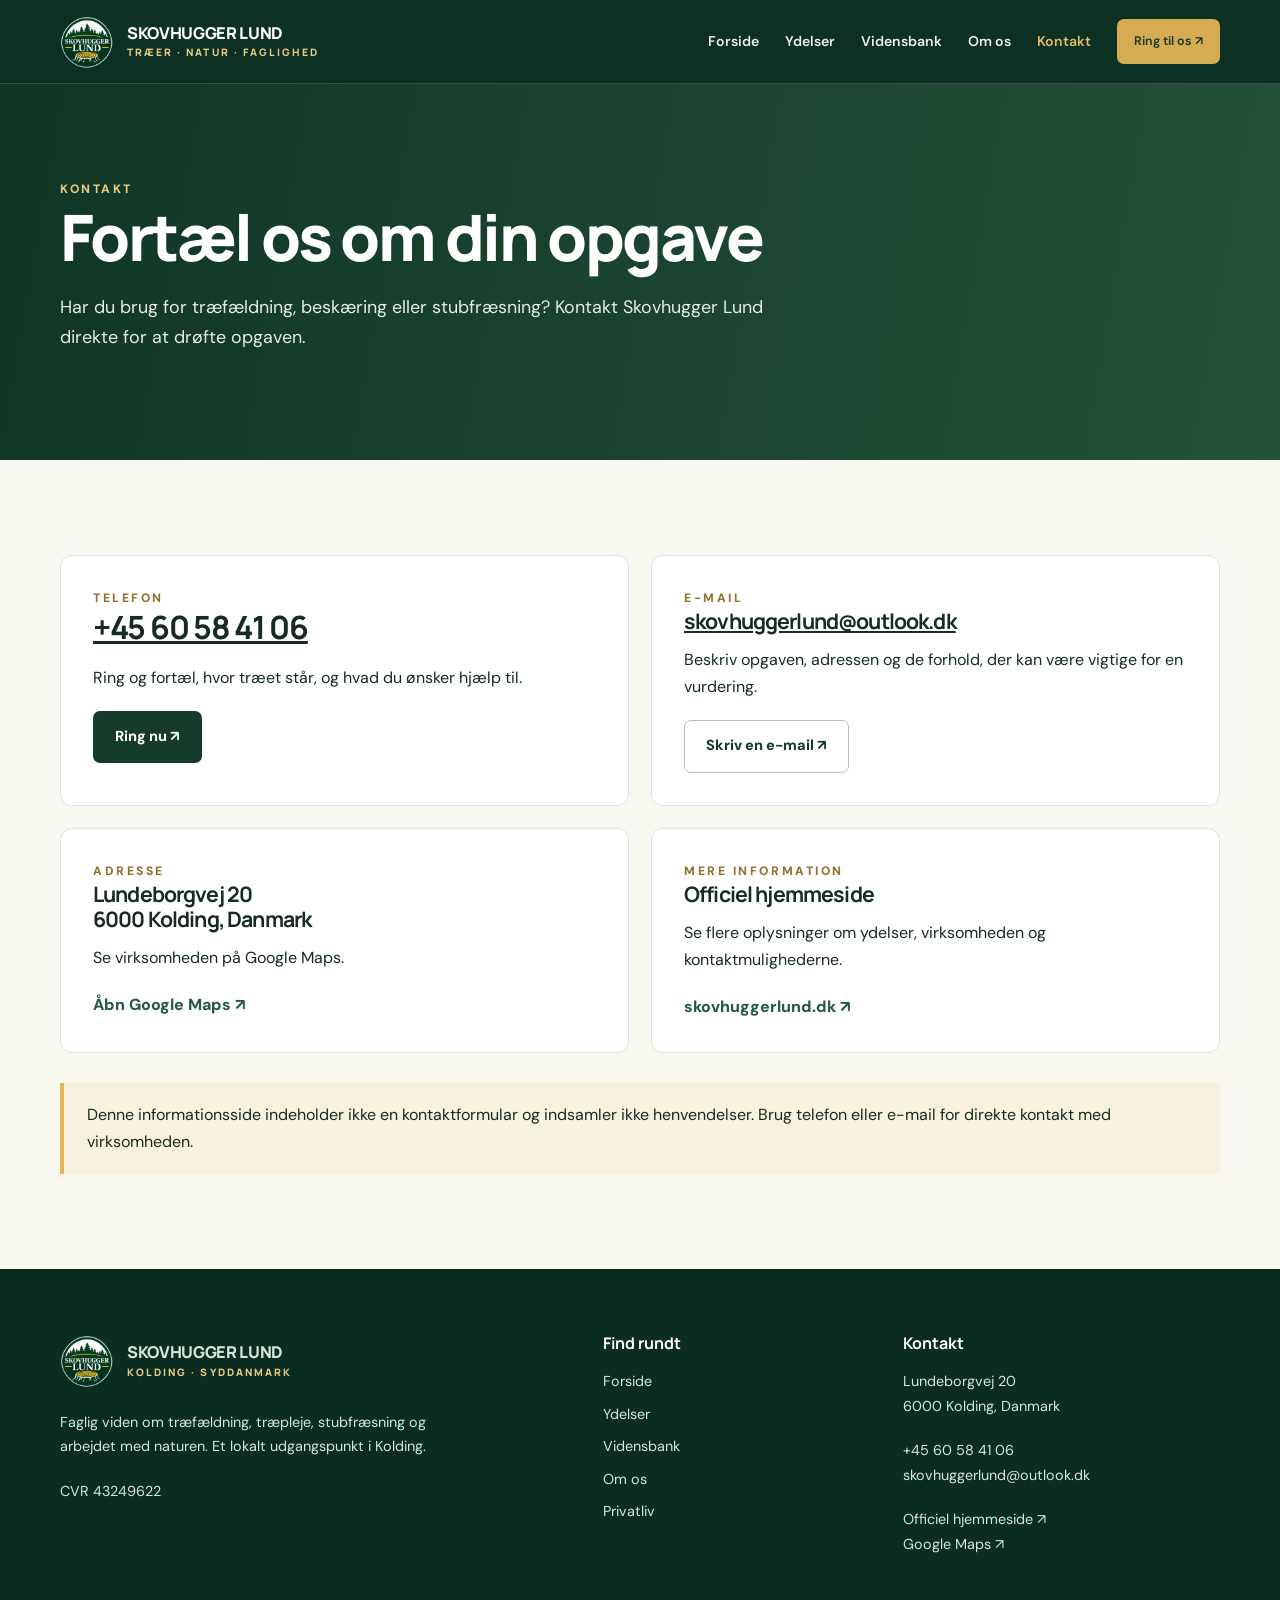
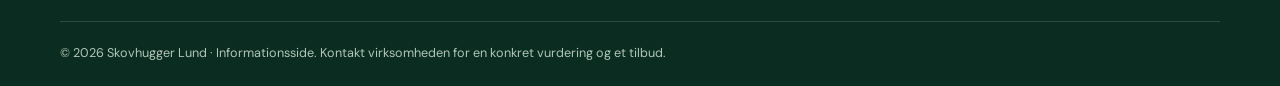
<file: contact.html>
<!doctype html><html lang="da"><head><meta charset="utf-8"><meta name="viewport" content="width=device-width, initial-scale=1"><meta name="theme-color" content="#0d3024"><meta name="description" content="Kontakt Skovhugger Lund på +45 60 58 41 06 eller skovhuggerlund@outlook.dk. Lundeborgvej 20, 6000 Kolding."><meta name="robots" content="index,follow"><title>Kontakt Skovhugger Lund | Kolding</title><link rel="icon" type="image/png" href="favicon.png"><link rel="stylesheet" href="styles.css"><meta property="og:type" content="website"><meta property="og:title" content="Kontakt Skovhugger Lund | Kolding"><meta property="og:description" content="Kontakt Skovhugger Lund på +45 60 58 41 06 eller skovhuggerlund@outlook.dk. Lundeborgvej 20, 6000 Kolding."><meta property="og:image" content="https://www.skovhuggerlund.dk/wp-content/uploads/2026/08/Skovhugger-Lund-logo.jpg.webp"></head><body><a href="#main" class="sr-only">Spring til indhold</a><header class="header"><div class="container header-inner"><a class="brand" href="index.html" aria-label="Skovhugger Lund – forsiden"><img src="logo.png" width="54" height="54" alt="Skovhugger Lund logo"><span>SKOVHUGGER LUND<small>TRÆER · NATUR · FAGLIGHED</small></span></a><button class="menu-button" type="button" aria-label="Åbn menu" aria-controls="nav" aria-expanded="false">☰</button><nav class="nav" id="nav" aria-label="Hovedmenu"><a href="index.html">Forside</a><a href="services.html">Ydelser</a><a href="blog.html">Vidensbank</a><a href="about.html">Om os</a><a href="contact.html" class="active" aria-current="page">Kontakt</a><a class="btn gold" href="tel:+4560584106">Ring til os ↗</a></nav></div></header><main id="main"><section class="page-hero"><div class="container"><div class="eyebrow light">Kontakt</div><h1>Fortæl os om din opgave</h1><p>Har du brug for træfældning, beskæring eller stubfræsning? Kontakt Skovhugger Lund direkte for at drøfte opgaven.</p></div></section><section class="section"><div class="container"><div class="contact-grid"><div class="contact-box"><div class="eyebrow">Telefon</div><h2 style="font-size:2rem"><a href="tel:+4560584106">+45 60 58 41 06</a></h2><p>Ring og fortæl, hvor træet står, og hvad du ønsker hjælp til.</p><a class="btn dark" href="tel:+4560584106">Ring nu ↗</a></div><div class="contact-box"><div class="eyebrow">E-mail</div><h3><a href="mailto:skovhuggerlund@outlook.dk">skovhuggerlund@outlook.dk</a></h3><p>Beskriv opgaven, adressen og de forhold, der kan være vigtige for en vurdering.</p><a class="btn outline" href="mailto:skovhuggerlund@outlook.dk">Skriv en e-mail ↗</a></div><div class="contact-box"><div class="eyebrow">Adresse</div><h3>Lundeborgvej 20<br>6000 Kolding, Danmark</h3><p>Se virksomheden på Google Maps.</p><a class="text-link" href="https://maps.app.goo.gl/Zr2GKgcFrVyvJgzz7" target="_blank" rel="noopener">Åbn Google Maps ↗</a></div><div class="contact-box"><div class="eyebrow">Mere information</div><h3>Officiel hjemmeside</h3><p>Se flere oplysninger om ydelser, virksomheden og kontaktmulighederne.</p><a class="text-link" href="https://www.skovhuggerlund.dk/" target="_blank" rel="noopener">skovhuggerlund.dk ↗</a></div></div><div class="notice">Denne informationsside indeholder ikke en kontaktformular og indsamler ikke henvendelser. Brug telefon eller e-mail for direkte kontakt med virksomheden.</div></div></section></main><footer class="footer"><div class="container"><div class="footer-cols"><div><a class="brand" href="index.html"><img src="logo.png" alt="Skovhugger Lund" width="52" height="52"><span>SKOVHUGGER LUND<small>KOLDING · SYDDANMARK</small></span></a><p style="margin-top:22px;max-width:370px">Faglig viden om træfældning, træpleje, stubfræsning og arbejdet med naturen. Et lokalt udgangspunkt i Kolding.</p><p>CVR 43249622</p></div><div><h3>Find rundt</h3><ul><li><a href="index.html">Forside</a></li><li><a href="services.html">Ydelser</a></li><li><a href="blog.html">Vidensbank</a></li><li><a href="about.html">Om os</a></li><li><a href="privacy.html">Privatliv</a></li></ul></div><div><h3>Kontakt</h3><p>Lundeborgvej 20<br>6000 Kolding, Danmark</p><p><a href="tel:+4560584106">+45 60 58 41 06</a><br><a href="mailto:skovhuggerlund@outlook.dk">skovhuggerlund@outlook.dk</a></p><p><a href="https://www.skovhuggerlund.dk/" target="_blank" rel="noopener">Officiel hjemmeside ↗</a><br><a href="https://maps.app.goo.gl/Zr2GKgcFrVyvJgzz7" target="_blank" rel="noopener">Google Maps ↗</a></p></div></div><div class="footer-bottom">© <span id="year">2026</span> Skovhugger Lund · Informationsside. Kontakt virksomheden for en konkret vurdering og et tilbud.</div></div></footer><script src="main.js" defer></script><script>document.getElementById('year').textContent=new Date().getFullYear()</script></body></html>
</file>
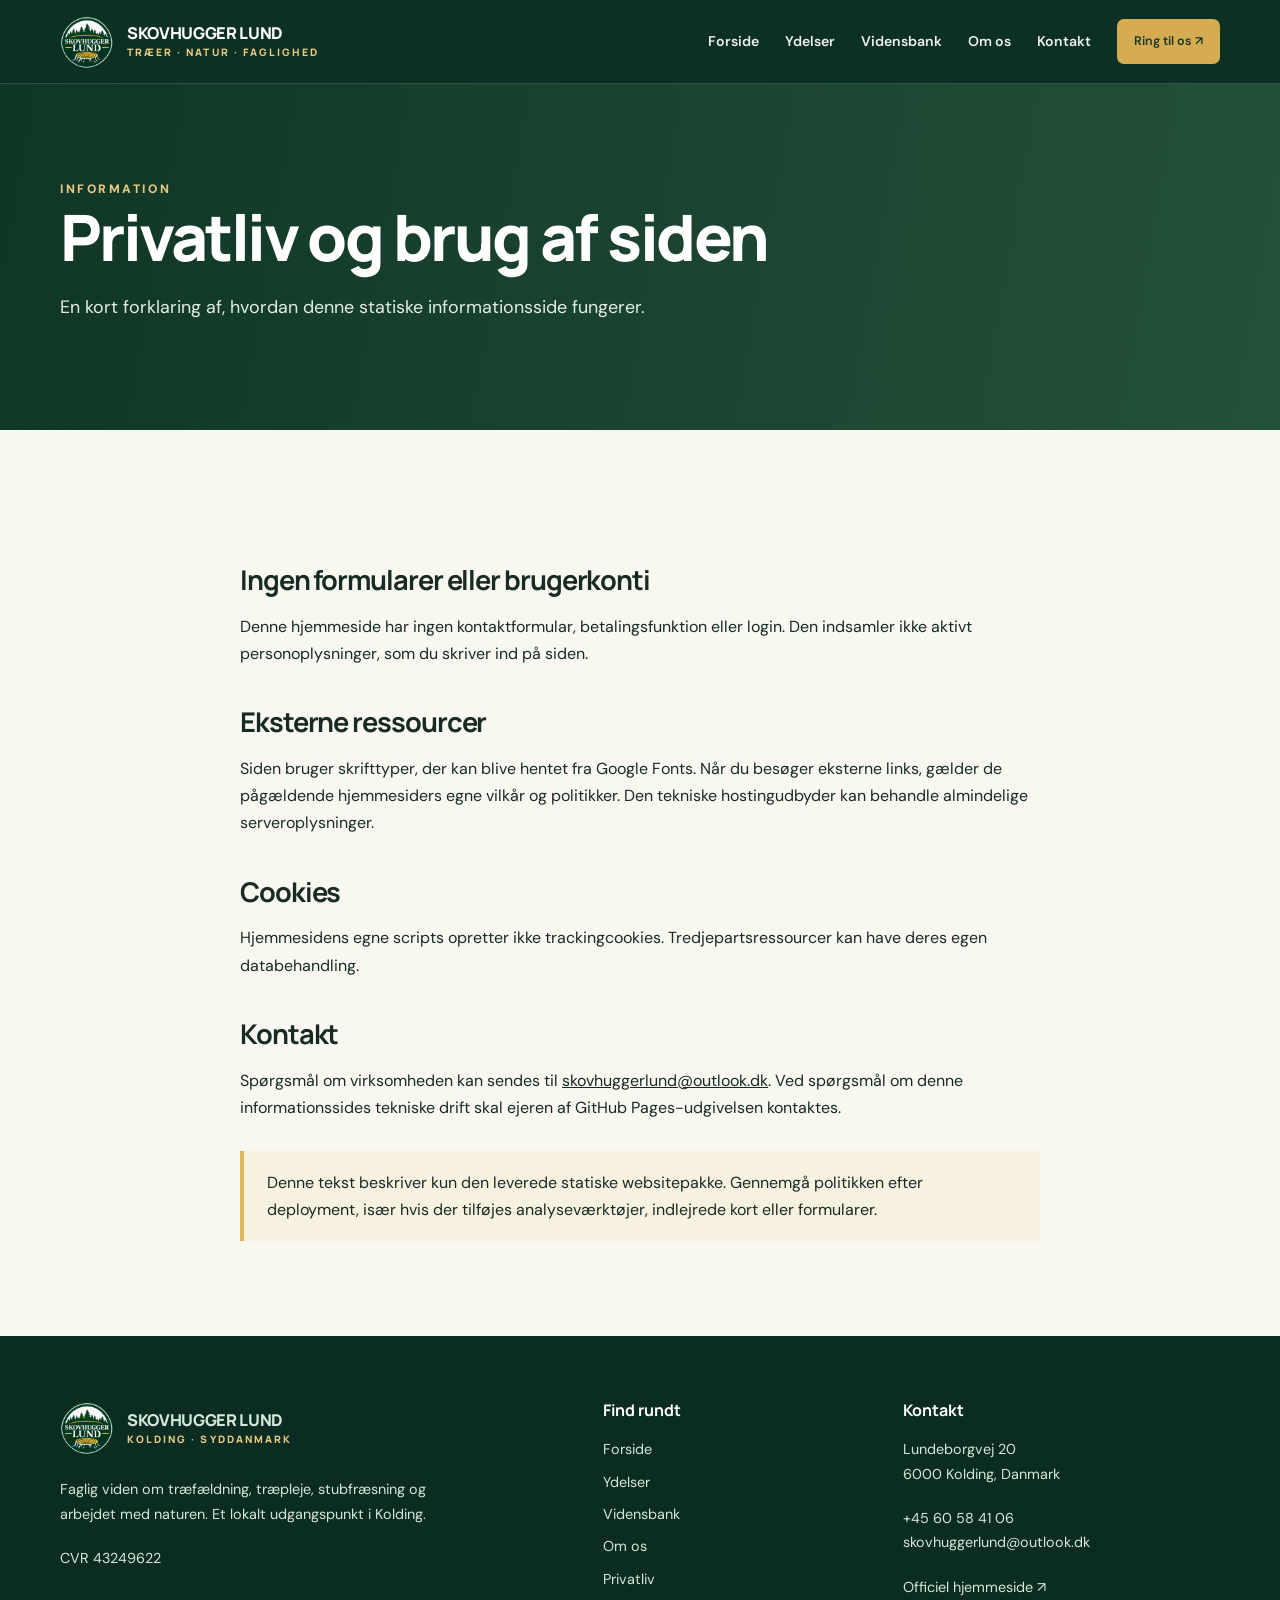
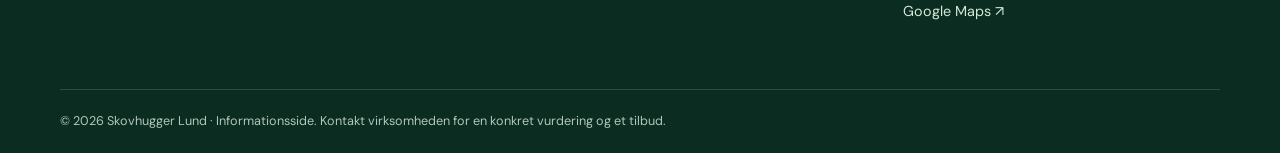
<file: privacy.html>
<!doctype html><html lang="da"><head><meta charset="utf-8"><meta name="viewport" content="width=device-width, initial-scale=1"><meta name="theme-color" content="#0d3024"><meta name="description" content="Læs om privatliv, eksterne links og tekniske funktioner på Skovhugger Lunds informationsside."><meta name="robots" content="index,follow"><title>Privatliv | Skovhugger Lund informationsside</title><link rel="icon" type="image/png" href="favicon.png"><link rel="stylesheet" href="styles.css"><meta property="og:type" content="website"><meta property="og:title" content="Privatliv | Skovhugger Lund informationsside"><meta property="og:description" content="Læs om privatliv, eksterne links og tekniske funktioner på Skovhugger Lunds informationsside."><meta property="og:image" content="https://www.skovhuggerlund.dk/wp-content/uploads/2026/08/Skovhugger-Lund-logo.jpg.webp"></head><body><a href="#main" class="sr-only">Spring til indhold</a><header class="header"><div class="container header-inner"><a class="brand" href="index.html" aria-label="Skovhugger Lund – forsiden"><img src="logo.png" width="54" height="54" alt="Skovhugger Lund logo"><span>SKOVHUGGER LUND<small>TRÆER · NATUR · FAGLIGHED</small></span></a><button class="menu-button" type="button" aria-label="Åbn menu" aria-controls="nav" aria-expanded="false">☰</button><nav class="nav" id="nav" aria-label="Hovedmenu"><a href="index.html">Forside</a><a href="services.html">Ydelser</a><a href="blog.html">Vidensbank</a><a href="about.html">Om os</a><a href="contact.html">Kontakt</a><a class="btn gold" href="tel:+4560584106">Ring til os ↗</a></nav></div></header><main id="main"><section class="page-hero"><div class="container"><div class="eyebrow light">Information</div><h1>Privatliv og brug af siden</h1><p>En kort forklaring af, hvordan denne statiske informationsside fungerer.</p></div></section><section class="section"><div class="container article"><h2>Ingen formularer eller brugerkonti</h2><p>Denne hjemmeside har ingen kontaktformular, betalingsfunktion eller login. Den indsamler ikke aktivt personoplysninger, som du skriver ind på siden.</p><h2>Eksterne ressourcer</h2><p>Siden bruger skrifttyper, der kan blive hentet fra Google Fonts. Når du besøger eksterne links, gælder de pågældende hjemmesiders egne vilkår og politikker. Den tekniske hostingudbyder kan behandle almindelige serveroplysninger.</p><h2>Cookies</h2><p>Hjemmesidens egne scripts opretter ikke trackingcookies. Tredjepartsressourcer kan have deres egen databehandling.</p><h2>Kontakt</h2><p>Spørgsmål om virksomheden kan sendes til <a href="mailto:skovhuggerlund@outlook.dk">skovhuggerlund@outlook.dk</a>. Ved spørgsmål om denne informationssides tekniske drift skal ejeren af GitHub Pages-udgivelsen kontaktes.</p><div class="notice">Denne tekst beskriver kun den leverede statiske websitepakke. Gennemgå politikken efter deployment, især hvis der tilføjes analyseværktøjer, indlejrede kort eller formularer.</div></div></section></main><footer class="footer"><div class="container"><div class="footer-cols"><div><a class="brand" href="index.html"><img src="logo.png" alt="Skovhugger Lund" width="52" height="52"><span>SKOVHUGGER LUND<small>KOLDING · SYDDANMARK</small></span></a><p style="margin-top:22px;max-width:370px">Faglig viden om træfældning, træpleje, stubfræsning og arbejdet med naturen. Et lokalt udgangspunkt i Kolding.</p><p>CVR 43249622</p></div><div><h3>Find rundt</h3><ul><li><a href="index.html">Forside</a></li><li><a href="services.html">Ydelser</a></li><li><a href="blog.html">Vidensbank</a></li><li><a href="about.html">Om os</a></li><li><a href="privacy.html">Privatliv</a></li></ul></div><div><h3>Kontakt</h3><p>Lundeborgvej 20<br>6000 Kolding, Danmark</p><p><a href="tel:+4560584106">+45 60 58 41 06</a><br><a href="mailto:skovhuggerlund@outlook.dk">skovhuggerlund@outlook.dk</a></p><p><a href="https://www.skovhuggerlund.dk/" target="_blank" rel="noopener">Officiel hjemmeside ↗</a><br><a href="https://maps.app.goo.gl/Zr2GKgcFrVyvJgzz7" target="_blank" rel="noopener">Google Maps ↗</a></p></div></div><div class="footer-bottom">© <span id="year">2026</span> Skovhugger Lund · Informationsside. Kontakt virksomheden for en konkret vurdering og et tilbud.</div></div></footer><script src="main.js" defer></script><script>document.getElementById('year').textContent=new Date().getFullYear()</script></body></html>
</file>
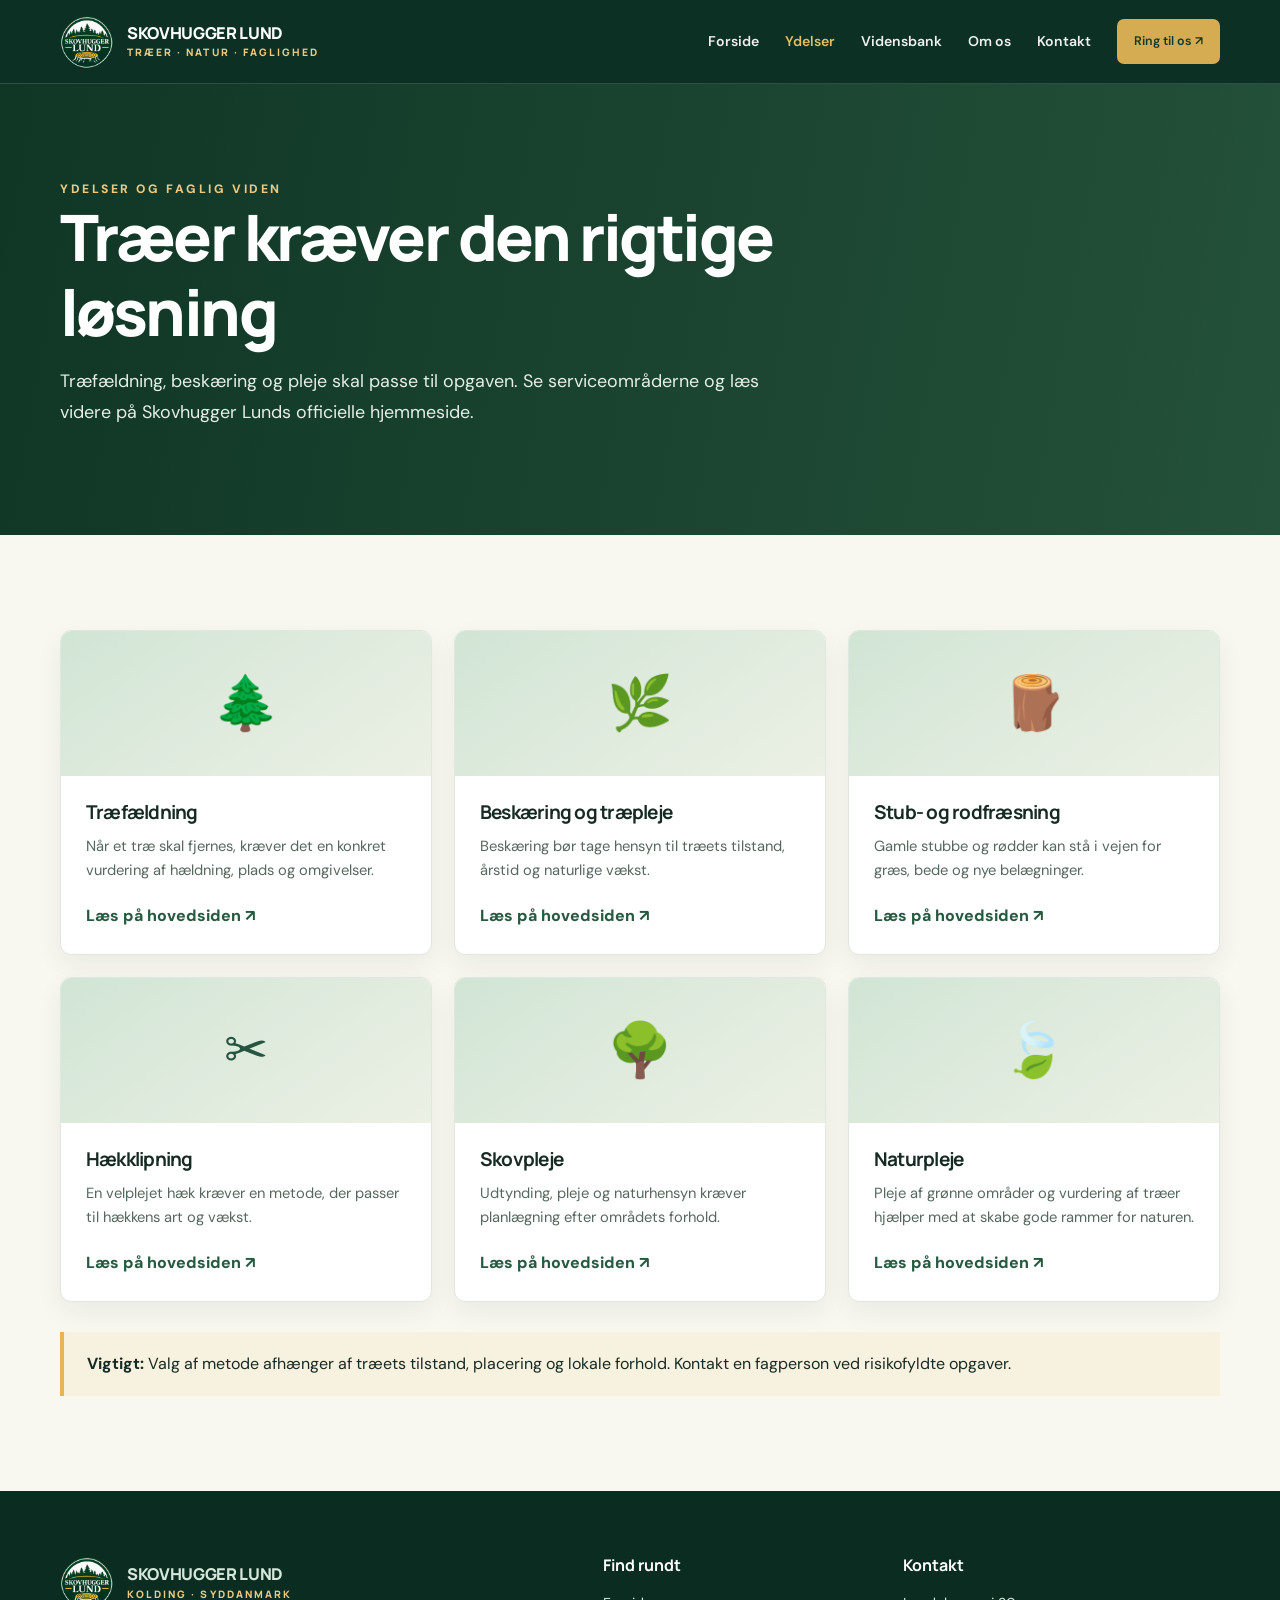
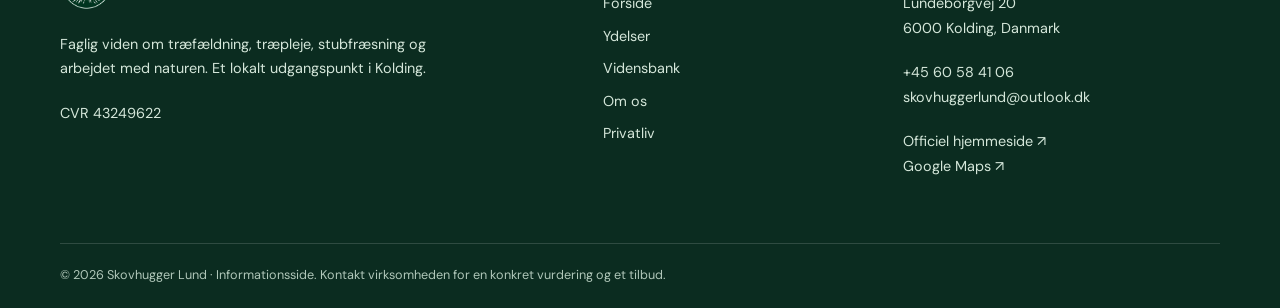
<file: services.html>
<!doctype html><html lang="da"><head><meta charset="utf-8"><meta name="viewport" content="width=device-width, initial-scale=1"><meta name="theme-color" content="#0d3024"><meta name="description" content="Overblik over træfældning, træpleje, beskæring, stubfræsning, hækklipning og skovpleje hos Skovhugger Lund i Kolding."><meta name="robots" content="index,follow"><title>Ydelser | Skovhugger Lund Kolding</title><link rel="icon" type="image/png" href="favicon.png"><link rel="stylesheet" href="styles.css"><meta property="og:type" content="website"><meta property="og:title" content="Ydelser | Skovhugger Lund Kolding"><meta property="og:description" content="Overblik over træfældning, træpleje, beskæring, stubfræsning, hækklipning og skovpleje hos Skovhugger Lund i Kolding."><meta property="og:image" content="https://www.skovhuggerlund.dk/wp-content/uploads/2026/08/Skovhugger-Lund-logo.jpg.webp"></head><body><a href="#main" class="sr-only">Spring til indhold</a><header class="header"><div class="container header-inner"><a class="brand" href="index.html" aria-label="Skovhugger Lund – forsiden"><img src="logo.png" width="54" height="54" alt="Skovhugger Lund logo"><span>SKOVHUGGER LUND<small>TRÆER · NATUR · FAGLIGHED</small></span></a><button class="menu-button" type="button" aria-label="Åbn menu" aria-controls="nav" aria-expanded="false">☰</button><nav class="nav" id="nav" aria-label="Hovedmenu"><a href="index.html">Forside</a><a href="services.html" class="active" aria-current="page">Ydelser</a><a href="blog.html">Vidensbank</a><a href="about.html">Om os</a><a href="contact.html">Kontakt</a><a class="btn gold" href="tel:+4560584106">Ring til os ↗</a></nav></div></header><main id="main"><section class="page-hero"><div class="container"><div class="eyebrow light">Ydelser og faglig viden</div><h1>Træer kræver den rigtige løsning</h1><p>Træfældning, beskæring og pleje skal passe til opgaven. Se serviceområderne og læs videre på Skovhugger Lunds officielle hjemmeside.</p></div></section><section class="section"><div class="container"><div class="grid"><article class="card"><div class="card-icon" aria-hidden="true">🌲</div><div class="card-body"><h3>Træfældning</h3><p>Når et træ skal fjernes, kræver det en konkret vurdering af hældning, plads og omgivelser.</p><a class="text-link" href="https://www.skovhuggerlund.dk/traefaeldning/" target="_blank" rel="noopener">Læs på hovedsiden ↗</a></div></article><article class="card"><div class="card-icon" aria-hidden="true">🌿</div><div class="card-body"><h3>Beskæring og træpleje</h3><p>Beskæring bør tage hensyn til træets tilstand, årstid og naturlige vækst.</p><a class="text-link" href="https://www.skovhuggerlund.dk/ydelser/" target="_blank" rel="noopener">Læs på hovedsiden ↗</a></div></article><article class="card"><div class="card-icon" aria-hidden="true">🪵</div><div class="card-body"><h3>Stub- og rodfræsning</h3><p>Gamle stubbe og rødder kan stå i vejen for græs, bede og nye belægninger.</p><a class="text-link" href="https://www.skovhuggerlund.dk/stubfraesning/" target="_blank" rel="noopener">Læs på hovedsiden ↗</a></div></article><article class="card"><div class="card-icon" aria-hidden="true">✂</div><div class="card-body"><h3>Hækklipning</h3><p>En velplejet hæk kræver en metode, der passer til hækkens art og vækst.</p><a class="text-link" href="https://www.skovhuggerlund.dk/ydelser/" target="_blank" rel="noopener">Læs på hovedsiden ↗</a></div></article><article class="card"><div class="card-icon" aria-hidden="true">🌳</div><div class="card-body"><h3>Skovpleje</h3><p>Udtynding, pleje og naturhensyn kræver planlægning efter områdets forhold.</p><a class="text-link" href="https://www.skovhuggerlund.dk/ydelser/" target="_blank" rel="noopener">Læs på hovedsiden ↗</a></div></article><article class="card"><div class="card-icon" aria-hidden="true">🍃</div><div class="card-body"><h3>Naturpleje</h3><p>Pleje af grønne områder og vurdering af træer hjælper med at skabe gode rammer for naturen.</p><a class="text-link" href="https://www.skovhuggerlund.dk/ydelser/" target="_blank" rel="noopener">Læs på hovedsiden ↗</a></div></article></div><div class="notice"><strong>Vigtigt:</strong> Valg af metode afhænger af træets tilstand, placering og lokale forhold. Kontakt en fagperson ved risikofyldte opgaver.</div></div></section></main><footer class="footer"><div class="container"><div class="footer-cols"><div><a class="brand" href="index.html"><img src="logo.png" alt="Skovhugger Lund" width="52" height="52"><span>SKOVHUGGER LUND<small>KOLDING · SYDDANMARK</small></span></a><p style="margin-top:22px;max-width:370px">Faglig viden om træfældning, træpleje, stubfræsning og arbejdet med naturen. Et lokalt udgangspunkt i Kolding.</p><p>CVR 43249622</p></div><div><h3>Find rundt</h3><ul><li><a href="index.html">Forside</a></li><li><a href="services.html">Ydelser</a></li><li><a href="blog.html">Vidensbank</a></li><li><a href="about.html">Om os</a></li><li><a href="privacy.html">Privatliv</a></li></ul></div><div><h3>Kontakt</h3><p>Lundeborgvej 20<br>6000 Kolding, Danmark</p><p><a href="tel:+4560584106">+45 60 58 41 06</a><br><a href="mailto:skovhuggerlund@outlook.dk">skovhuggerlund@outlook.dk</a></p><p><a href="https://www.skovhuggerlund.dk/" target="_blank" rel="noopener">Officiel hjemmeside ↗</a><br><a href="https://maps.app.goo.gl/Zr2GKgcFrVyvJgzz7" target="_blank" rel="noopener">Google Maps ↗</a></p></div></div><div class="footer-bottom">© <span id="year">2026</span> Skovhugger Lund · Informationsside. Kontakt virksomheden for en konkret vurdering og et tilbud.</div></div></footer><script src="main.js" defer></script><script>document.getElementById('year').textContent=new Date().getFullYear()</script></body></html>
</file>
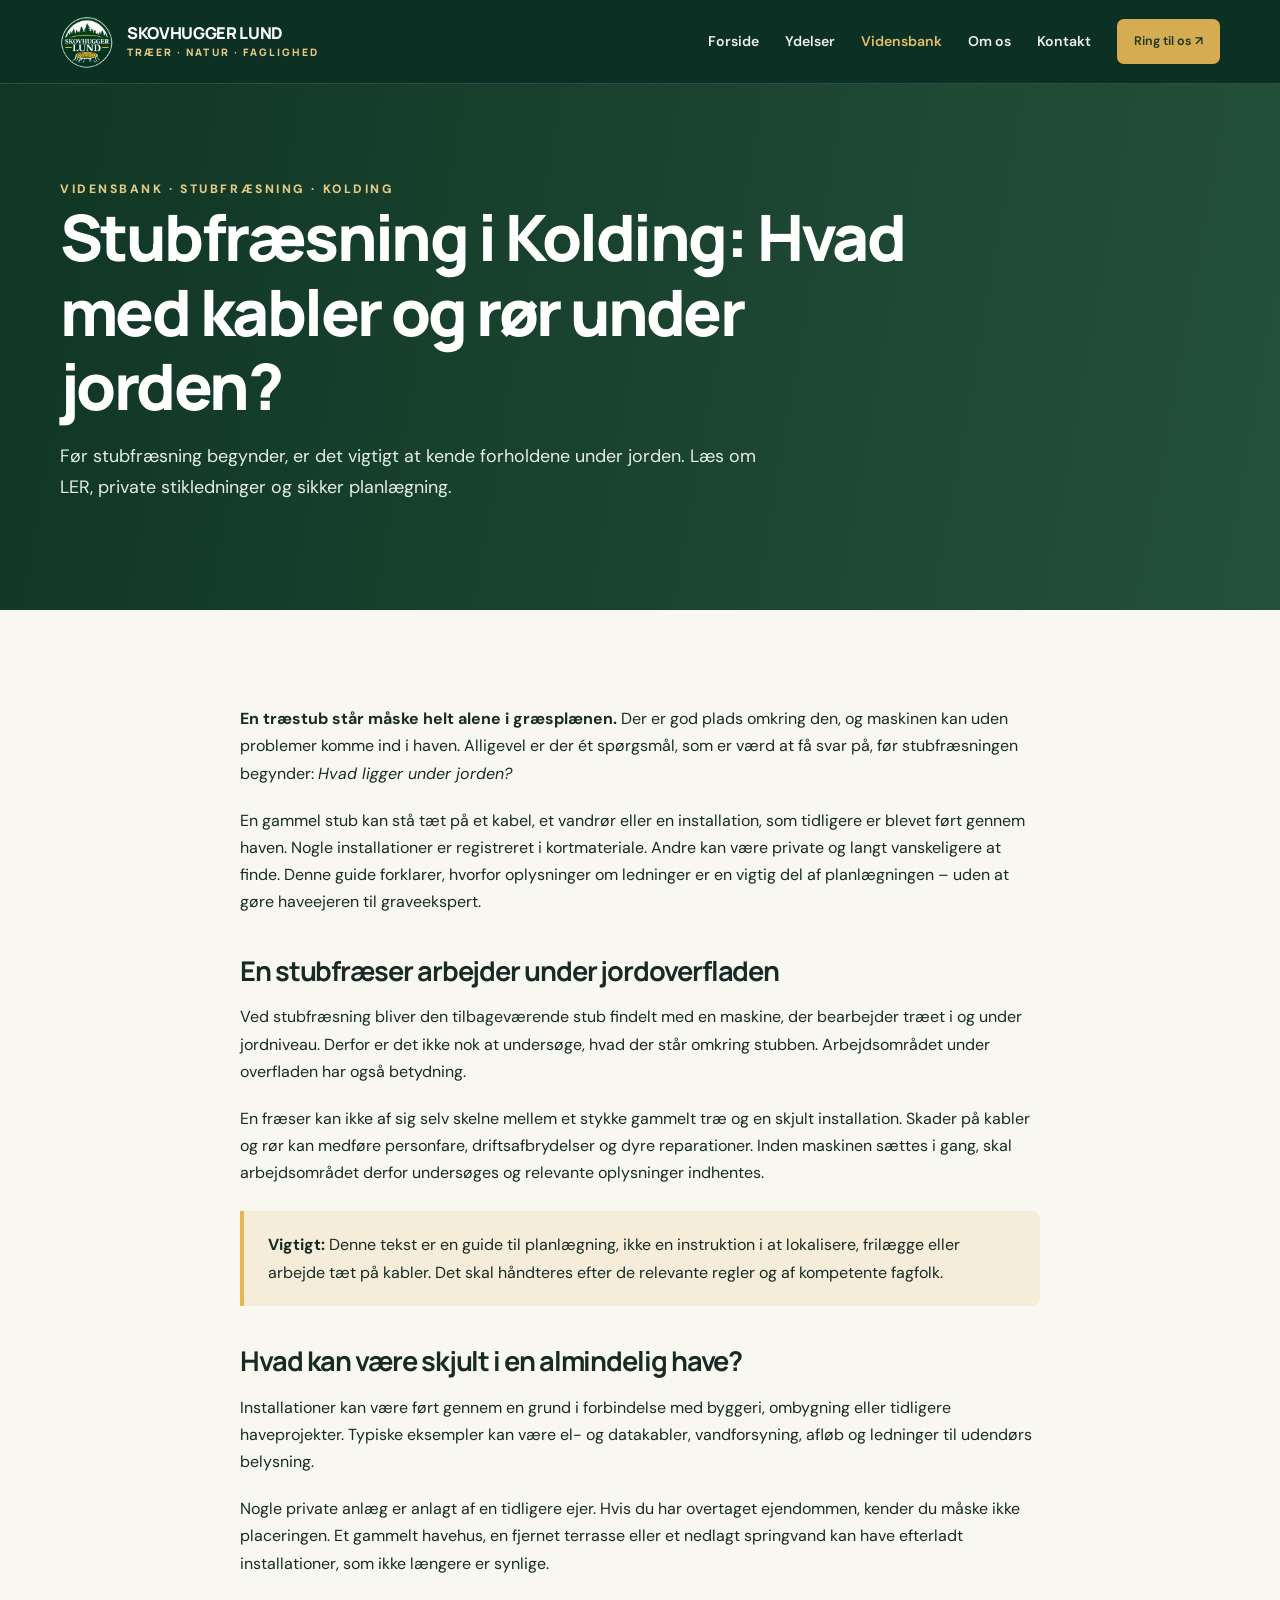
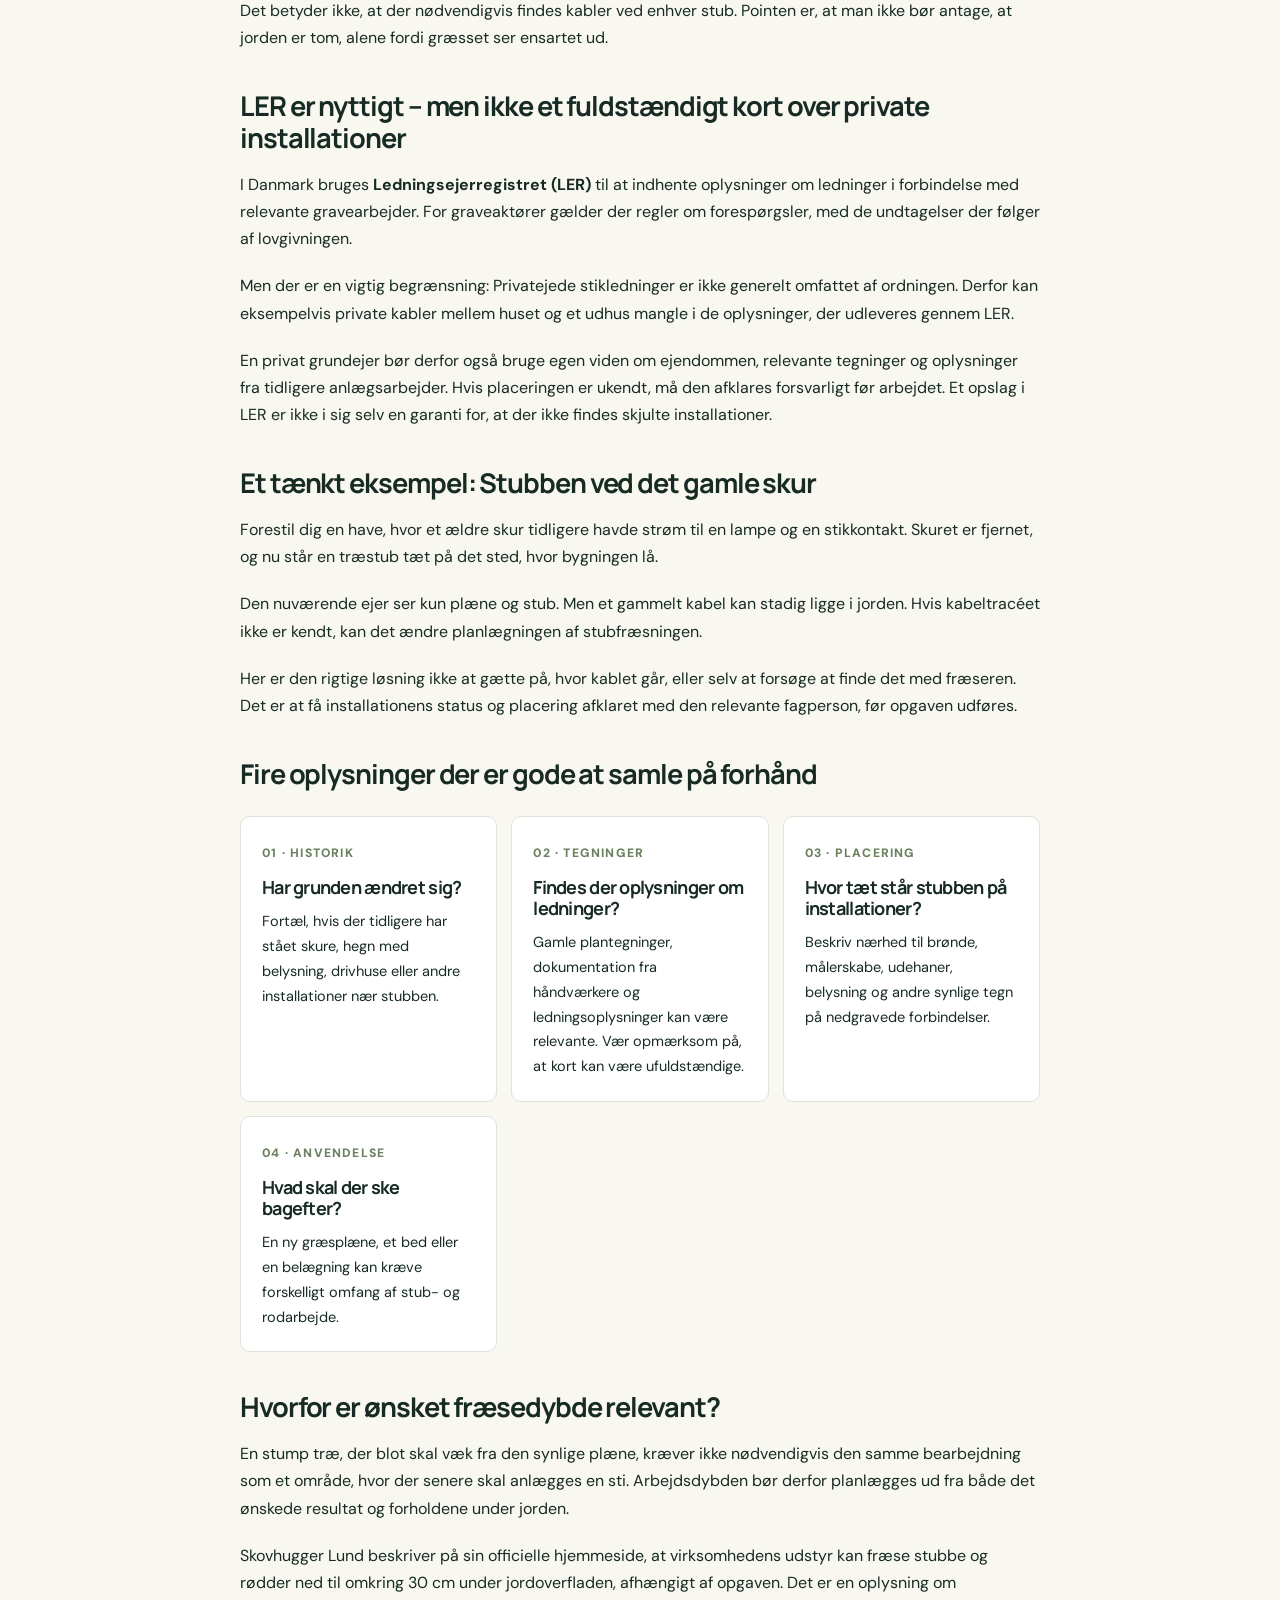
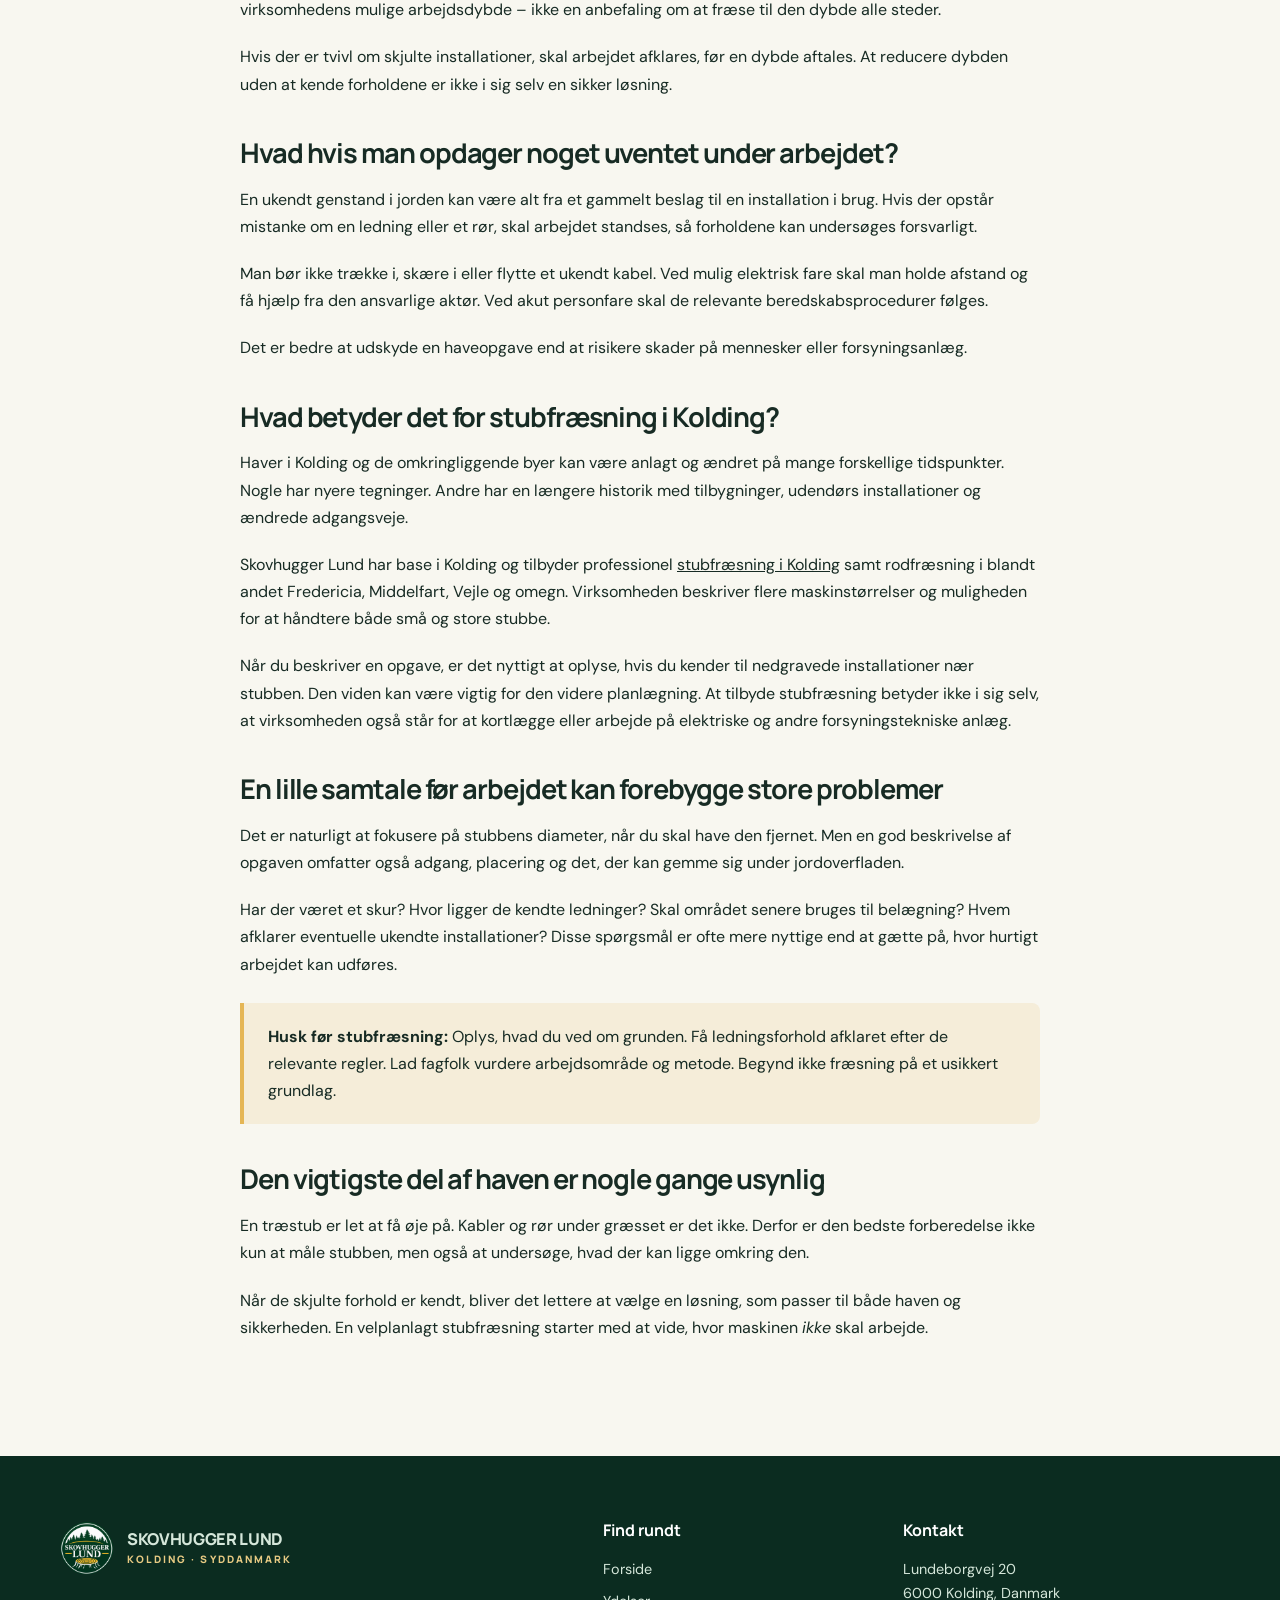
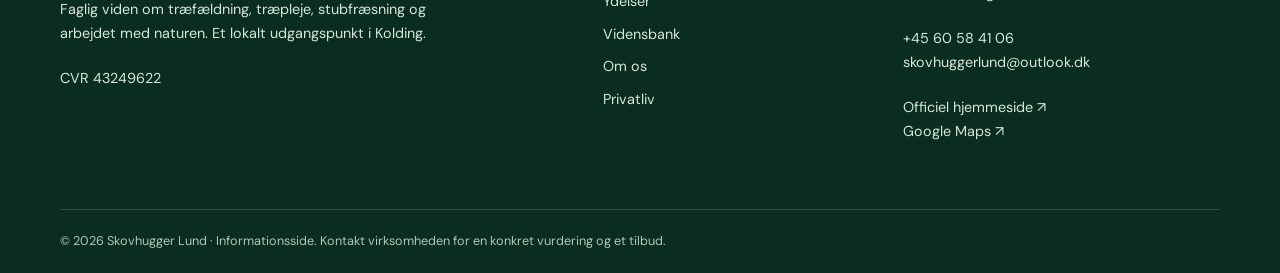
<file: stubfraesning-kolding-kabler-roer-foer-arbejdet.html>
<!DOCTYPE html>

<html lang="da"><head><meta charset="utf-8"/><meta content="width=device-width, initial-scale=1" name="viewport"/><meta content="#0d3024" name="theme-color"/><meta content="Skal en træstub fræses væk? Læs, hvorfor kabler, vandrør og private stikledninger bør undersøges før stubfræsning i Kolding." name="description"/><meta content="index,follow" name="robots"/><title>Stubfræsning i Kolding: Hvad med kabler og rør under jorden? | Skovhugger Lund</title><link href="favicon.png" rel="icon" type="image/png"/><link href="styles.css" rel="stylesheet"/><meta content="article" property="og:type"/><meta content="Stubfræsning i Kolding: Hvad med kabler og rør under jorden?" property="og:title"/><meta content="Skal en træstub fræses væk? Læs, hvorfor kabler, vandrør og private stikledninger bør undersøges før stubfræsning i Kolding." property="og:description"/><meta content="https://www.skovhuggerlund.dk/wp-content/uploads/2026/08/Skovhugger-Lund-logo.jpg.webp" property="og:image"/><link href="https://skovhuggerlund.github.io/skovhugger-lund/stubfraesning-kolding-kabler-roer-foer-arbejdet.html" rel="canonical"/></head><body><a class="sr-only" href="#main">Spring til indhold</a><header class="header"><div class="container header-inner"><a aria-label="Skovhugger Lund – forsiden" class="brand" href="index.html"><img alt="Skovhugger Lund logo" height="54" src="logo.png" width="54"/><span>SKOVHUGGER LUND<small>TRÆER · NATUR · FAGLIGHED</small></span></a><button aria-controls="nav" aria-expanded="false" aria-label="Åbn menu" class="menu-button" type="button">☰</button><nav aria-label="Hovedmenu" class="nav" id="nav"><a href="index.html">Forside</a><a href="services.html">Ydelser</a><a aria-current="page" class="active" href="blog.html">Vidensbank</a><a href="about.html">Om os</a><a href="contact.html">Kontakt</a><a class="btn gold" href="tel:+4560584106">Ring til os ↗</a></nav></div></header><main id="main">
<section class="page-hero"><div class="container"><div class="eyebrow light">Vidensbank · Stubfræsning · Kolding</div><h1>Stubfræsning i Kolding: Hvad med kabler og rør under jorden?</h1><p>Før stubfræsning begynder, er det vigtigt at kende forholdene under jorden. Læs om LER, private stikledninger og sikker planlægning.</p></div></section>
<section class="section"><div class="container"><article class="article">
<p><strong>En træstub står måske helt alene i græsplænen.</strong> Der er god plads omkring den, og maskinen kan uden problemer komme ind i haven. Alligevel er der ét spørgsmål, som er værd at få svar på, før stubfræsningen begynder: <em>Hvad ligger under jorden?</em></p>
<p>En gammel stub kan stå tæt på et kabel, et vandrør eller en installation, som tidligere er blevet ført gennem haven. Nogle installationer er registreret i kortmateriale. Andre kan være private og langt vanskeligere at finde. Denne guide forklarer, hvorfor oplysninger om ledninger er en vigtig del af planlægningen – uden at gøre haveejeren til graveekspert.</p>
<h2>En stubfræser arbejder under jordoverfladen</h2>
<p>Ved stubfræsning bliver den tilbageværende stub findelt med en maskine, der bearbejder træet i og under jordniveau. Derfor er det ikke nok at undersøge, hvad der står omkring stubben. Arbejdsområdet under overfladen har også betydning.</p>
<p>En fræser kan ikke af sig selv skelne mellem et stykke gammelt træ og en skjult installation. Skader på kabler og rør kan medføre personfare, driftsafbrydelser og dyre reparationer. Inden maskinen sættes i gang, skal arbejdsområdet derfor undersøges og relevante oplysninger indhentes.</p>
<div class="article-note"><strong>Vigtigt:</strong> Denne tekst er en guide til planlægning, ikke en instruktion i at lokalisere, frilægge eller arbejde tæt på kabler. Det skal håndteres efter de relevante regler og af kompetente fagfolk.</div>
<h2>Hvad kan være skjult i en almindelig have?</h2>
<p>Installationer kan være ført gennem en grund i forbindelse med byggeri, ombygning eller tidligere haveprojekter. Typiske eksempler kan være el- og datakabler, vandforsyning, afløb og ledninger til udendørs belysning.</p>
<p>Nogle private anlæg er anlagt af en tidligere ejer. Hvis du har overtaget ejendommen, kender du måske ikke placeringen. Et gammelt havehus, en fjernet terrasse eller et nedlagt springvand kan have efterladt installationer, som ikke længere er synlige.</p>
<p>Det betyder ikke, at der nødvendigvis findes kabler ved enhver stub. Pointen er, at man ikke bør antage, at jorden er tom, alene fordi græsset ser ensartet ud.</p>
<h2>LER er nyttigt – men ikke et fuldstændigt kort over private installationer</h2>
<p>I Danmark bruges <strong>Ledningsejerregistret (LER)</strong> til at indhente oplysninger om ledninger i forbindelse med relevante gravearbejder. For graveaktører gælder der regler om forespørgsler, med de undtagelser der følger af lovgivningen.</p>
<p>Men der er en vigtig begrænsning: Privatejede stikledninger er ikke generelt omfattet af ordningen. Derfor kan eksempelvis private kabler mellem huset og et udhus mangle i de oplysninger, der udleveres gennem LER.</p>
<p>En privat grundejer bør derfor også bruge egen viden om ejendommen, relevante tegninger og oplysninger fra tidligere anlægsarbejder. Hvis placeringen er ukendt, må den afklares forsvarligt før arbejdet. Et opslag i LER er ikke i sig selv en garanti for, at der ikke findes skjulte installationer.</p>
<h2>Et tænkt eksempel: Stubben ved det gamle skur</h2>
<p>Forestil dig en have, hvor et ældre skur tidligere havde strøm til en lampe og en stikkontakt. Skuret er fjernet, og nu står en træstub tæt på det sted, hvor bygningen lå.</p>
<p>Den nuværende ejer ser kun plæne og stub. Men et gammelt kabel kan stadig ligge i jorden. Hvis kabeltracéet ikke er kendt, kan det ændre planlægningen af stubfræsningen.</p>
<p>Her er den rigtige løsning ikke at gætte på, hvor kablet går, eller selv at forsøge at finde det med fræseren. Det er at få installationens status og placering afklaret med den relevante fagperson, før opgaven udføres.</p>
<h2>Fire oplysninger der er gode at samle på forhånd</h2>
<div class="article-options">
<div><span class="resource-tag">01 · Historik</span><h3>Har grunden ændret sig?</h3><p>Fortæl, hvis der tidligere har stået skure, hegn med belysning, drivhuse eller andre installationer nær stubben.</p></div>
<div><span class="resource-tag">02 · Tegninger</span><h3>Findes der oplysninger om ledninger?</h3><p>Gamle plantegninger, dokumentation fra håndværkere og ledningsoplysninger kan være relevante. Vær opmærksom på, at kort kan være ufuldstændige.</p></div>
<div><span class="resource-tag">03 · Placering</span><h3>Hvor tæt står stubben på installationer?</h3><p>Beskriv nærhed til brønde, målerskabe, udehaner, belysning og andre synlige tegn på nedgravede forbindelser.</p></div>
<div><span class="resource-tag">04 · Anvendelse</span><h3>Hvad skal der ske bagefter?</h3><p>En ny græsplæne, et bed eller en belægning kan kræve forskelligt omfang af stub- og rodarbejde.</p></div>
</div>
<h2>Hvorfor er ønsket fræsedybde relevant?</h2>
<p>En stump træ, der blot skal væk fra den synlige plæne, kræver ikke nødvendigvis den samme bearbejdning som et område, hvor der senere skal anlægges en sti. Arbejdsdybden bør derfor planlægges ud fra både det ønskede resultat og forholdene under jorden.</p>
<p>Skovhugger Lund beskriver på sin officielle hjemmeside, at virksomhedens udstyr kan fræse stubbe og rødder ned til omkring 30 cm under jordoverfladen, afhængigt af opgaven. Det er en oplysning om virksomhedens mulige arbejdsdybde – ikke en anbefaling om at fræse til den dybde alle steder.</p>
<p>Hvis der er tvivl om skjulte installationer, skal arbejdet afklares, før en dybde aftales. At reducere dybden uden at kende forholdene er ikke i sig selv en sikker løsning.</p>
<h2>Hvad hvis man opdager noget uventet under arbejdet?</h2>
<p>En ukendt genstand i jorden kan være alt fra et gammelt beslag til en installation i brug. Hvis der opstår mistanke om en ledning eller et rør, skal arbejdet standses, så forholdene kan undersøges forsvarligt.</p>
<p>Man bør ikke trække i, skære i eller flytte et ukendt kabel. Ved mulig elektrisk fare skal man holde afstand og få hjælp fra den ansvarlige aktør. Ved akut personfare skal de relevante beredskabsprocedurer følges.</p>
<p>Det er bedre at udskyde en haveopgave end at risikere skader på mennesker eller forsyningsanlæg.</p>
<h2>Hvad betyder det for stubfræsning i Kolding?</h2>
<p>Haver i Kolding og de omkringliggende byer kan være anlagt og ændret på mange forskellige tidspunkter. Nogle har nyere tegninger. Andre har en længere historik med tilbygninger, udendørs installationer og ændrede adgangsveje.</p>
<p>Skovhugger Lund har base i Kolding og tilbyder professionel <a href="https://www.skovhuggerlund.dk/stubfraesning/">stubfræsning i Kolding</a> samt rodfræsning i blandt andet Fredericia, Middelfart, Vejle og omegn. Virksomheden beskriver flere maskinstørrelser og muligheden for at håndtere både små og store stubbe.</p>
<p>Når du beskriver en opgave, er det nyttigt at oplyse, hvis du kender til nedgravede installationer nær stubben. Den viden kan være vigtig for den videre planlægning. At tilbyde stubfræsning betyder ikke i sig selv, at virksomheden også står for at kortlægge eller arbejde på elektriske og andre forsyningstekniske anlæg.</p>
<h2>En lille samtale før arbejdet kan forebygge store problemer</h2>
<p>Det er naturligt at fokusere på stubbens diameter, når du skal have den fjernet. Men en god beskrivelse af opgaven omfatter også adgang, placering og det, der kan gemme sig under jordoverfladen.</p>
<p>Har der været et skur? Hvor ligger de kendte ledninger? Skal området senere bruges til belægning? Hvem afklarer eventuelle ukendte installationer? Disse spørgsmål er ofte mere nyttige end at gætte på, hvor hurtigt arbejdet kan udføres.</p>
<div class="article-note"><strong>Husk før stubfræsning:</strong> Oplys, hvad du ved om grunden. Få ledningsforhold afklaret efter de relevante regler. Lad fagfolk vurdere arbejdsområde og metode. Begynd ikke fræsning på et usikkert grundlag.</div>
<h2>Den vigtigste del af haven er nogle gange usynlig</h2>
<p>En træstub er let at få øje på. Kabler og rør under græsset er det ikke. Derfor er den bedste forberedelse ikke kun at måle stubben, men også at undersøge, hvad der kan ligge omkring den.</p>
<p>Når de skjulte forhold er kendt, bliver det lettere at vælge en løsning, som passer til både haven og sikkerheden. En velplanlagt stubfræsning starter med at vide, hvor maskinen <em>ikke</em> skal arbejde.</p>
</article></div></section></main><footer class="footer"><div class="container"><div class="footer-cols"><div><a class="brand" href="index.html"><img alt="Skovhugger Lund" height="52" src="logo.png" width="52"/><span>SKOVHUGGER LUND<small>KOLDING · SYDDANMARK</small></span></a><p style="margin-top:22px;max-width:370px">Faglig viden om træfældning, træpleje, stubfræsning og arbejdet med naturen. Et lokalt udgangspunkt i Kolding.</p><p>CVR 43249622</p></div><div><h3>Find rundt</h3><ul><li><a href="index.html">Forside</a></li><li><a href="services.html">Ydelser</a></li><li><a href="blog.html">Vidensbank</a></li><li><a href="about.html">Om os</a></li><li><a href="privacy.html">Privatliv</a></li></ul></div><div><h3>Kontakt</h3><p>Lundeborgvej 20<br/>6000 Kolding, Danmark</p><p><a href="tel:+4560584106">+45 60 58 41 06</a><br/><a href="mailto:skovhuggerlund@outlook.dk">skovhuggerlund@outlook.dk</a></p><p><a href="https://www.skovhuggerlund.dk/" rel="noopener" target="_blank">Officiel hjemmeside ↗</a><br/><a href="https://maps.app.goo.gl/Zr2GKgcFrVyvJgzz7" rel="noopener" target="_blank">Google Maps ↗</a></p></div></div><div class="footer-bottom">© <span id="year">2026</span> Skovhugger Lund · Informationsside. Kontakt virksomheden for en konkret vurdering og et tilbud.</div></div></footer><script defer="" src="main.js"></script><script>document.getElementById('year').textContent=new Date().getFullYear()</script></body></html>
</file>
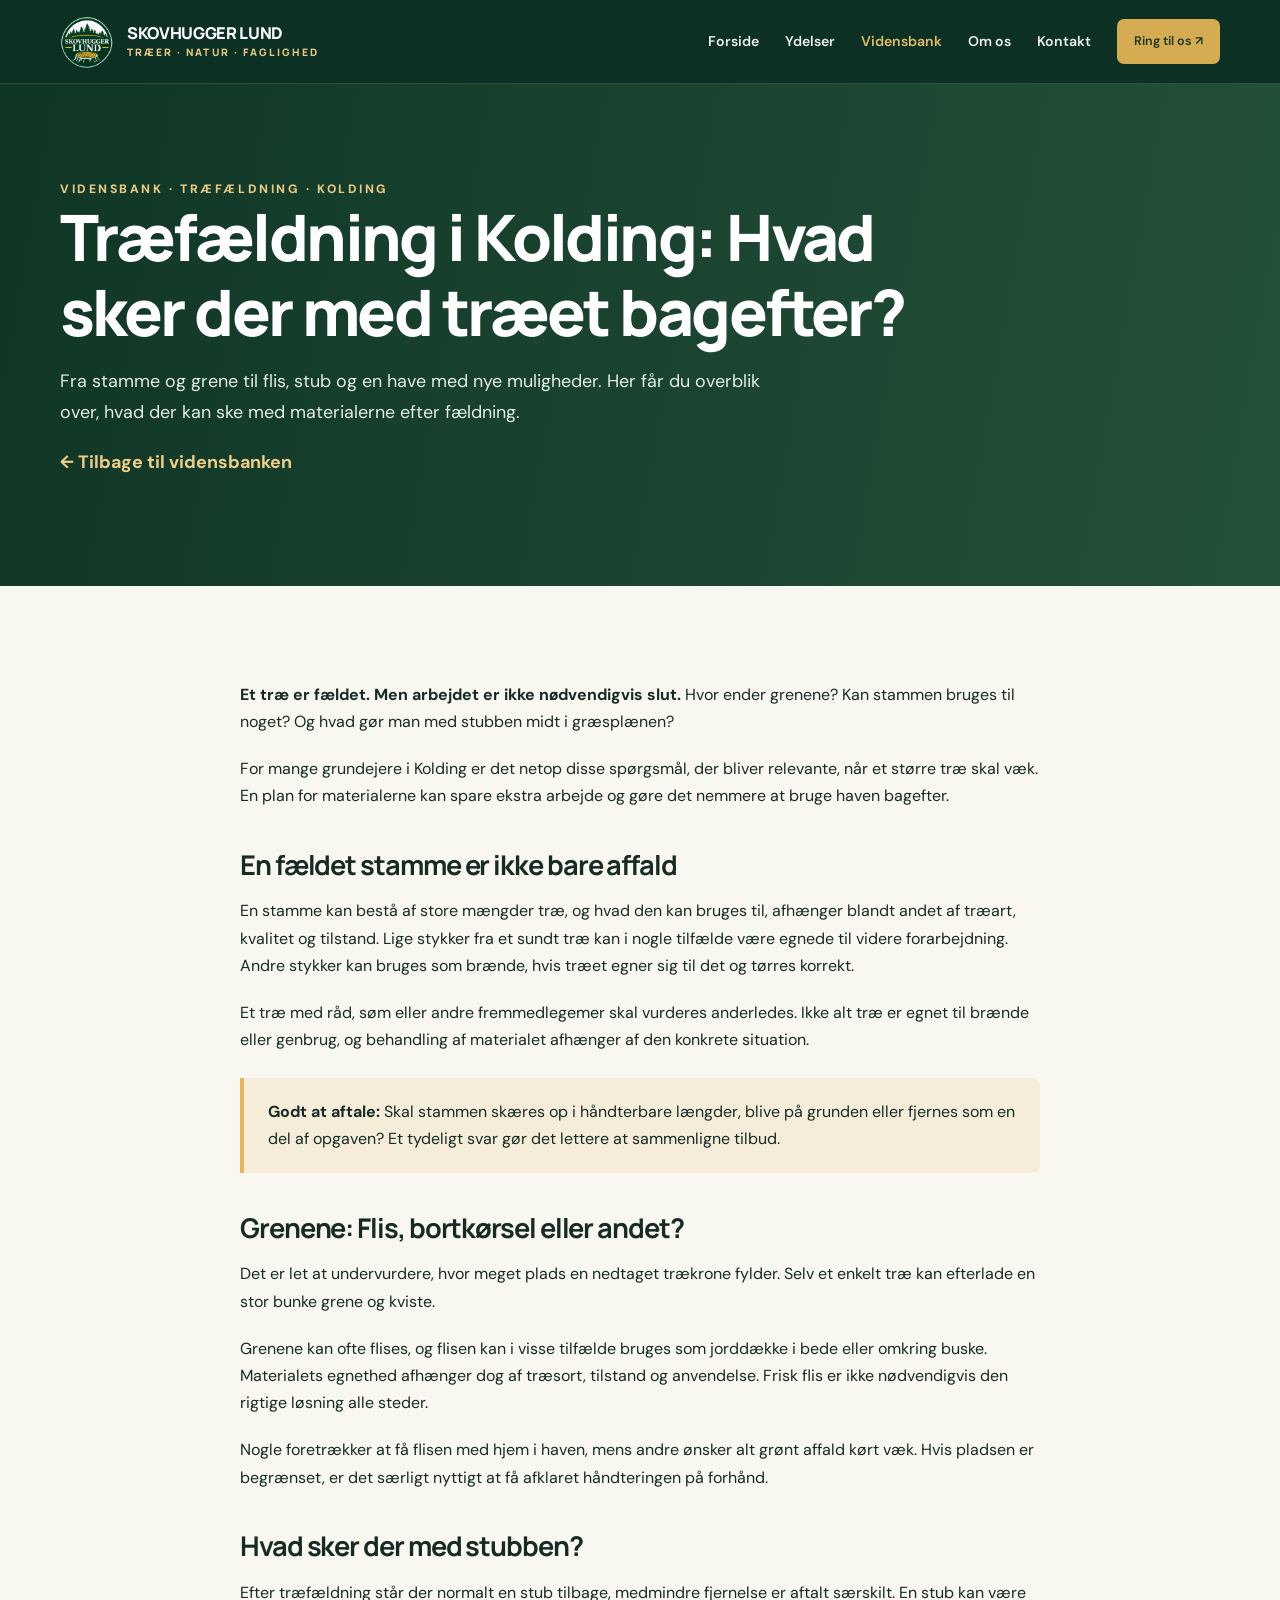
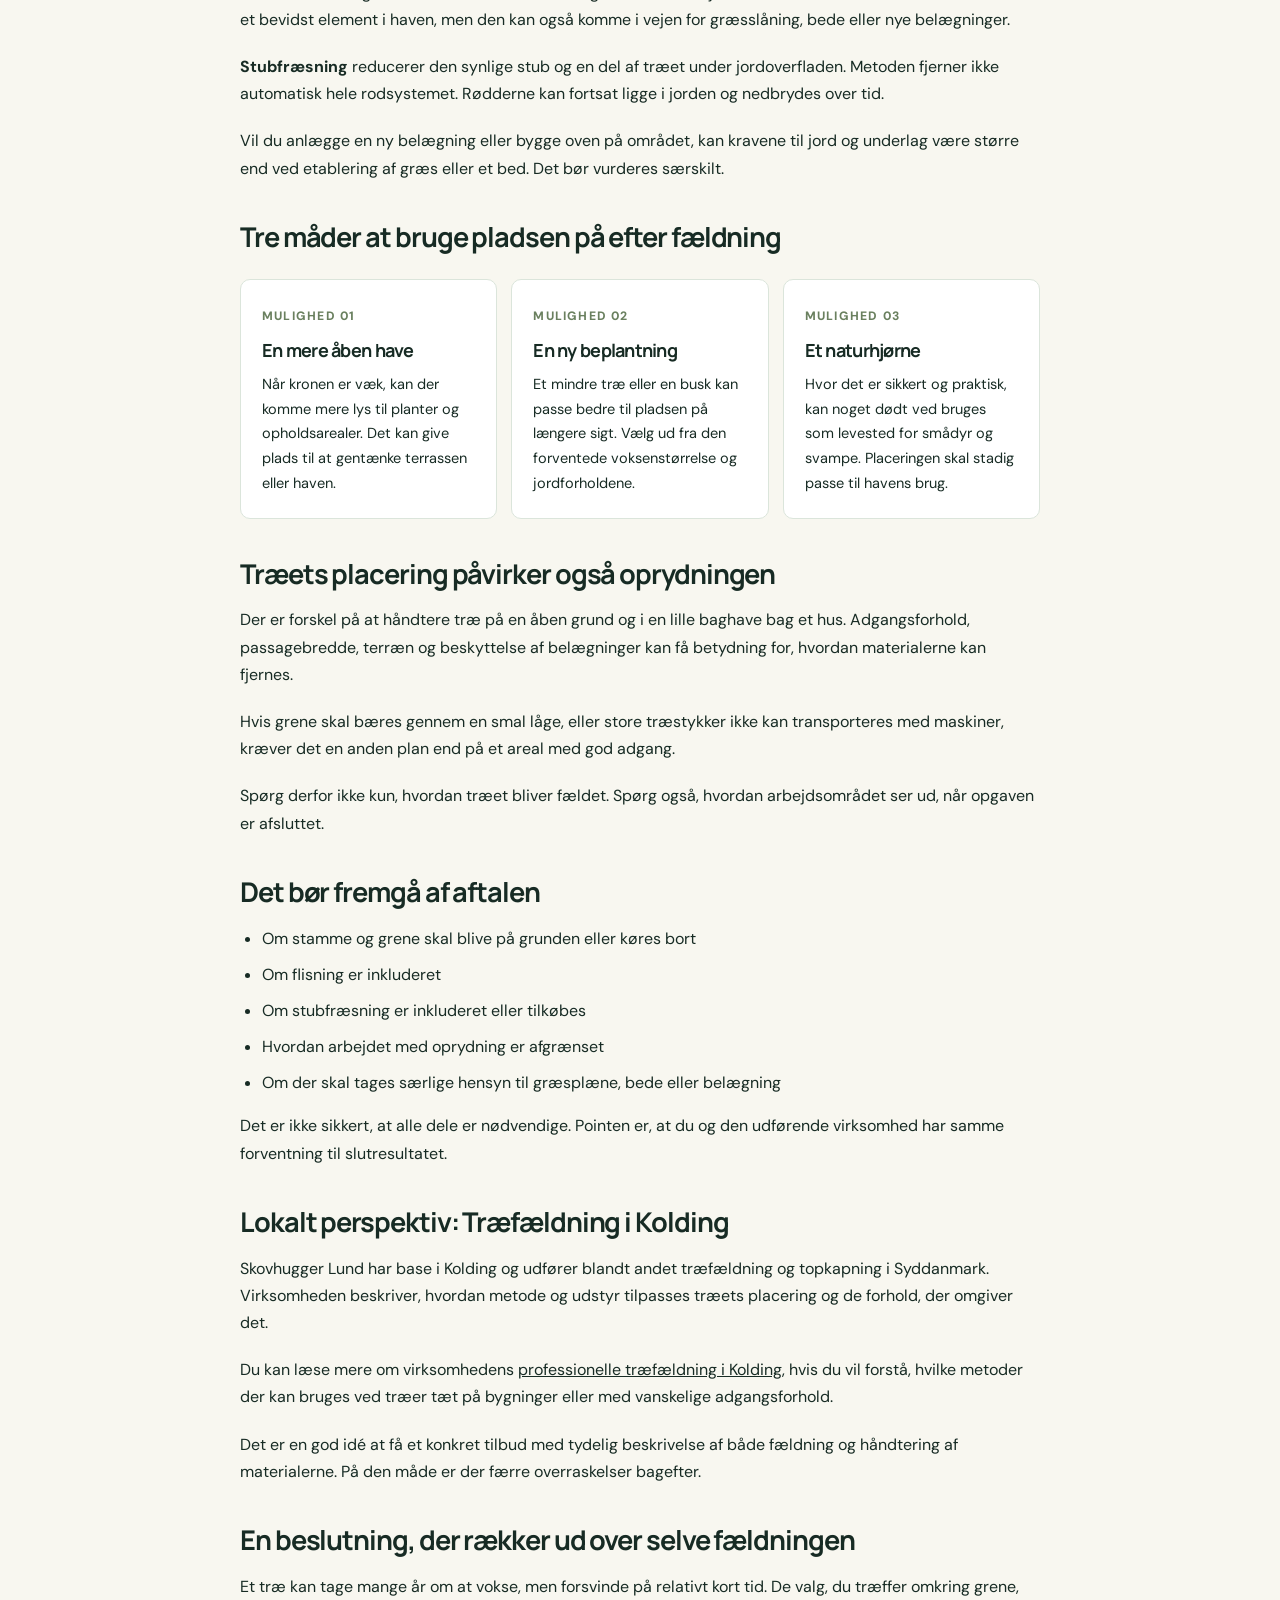
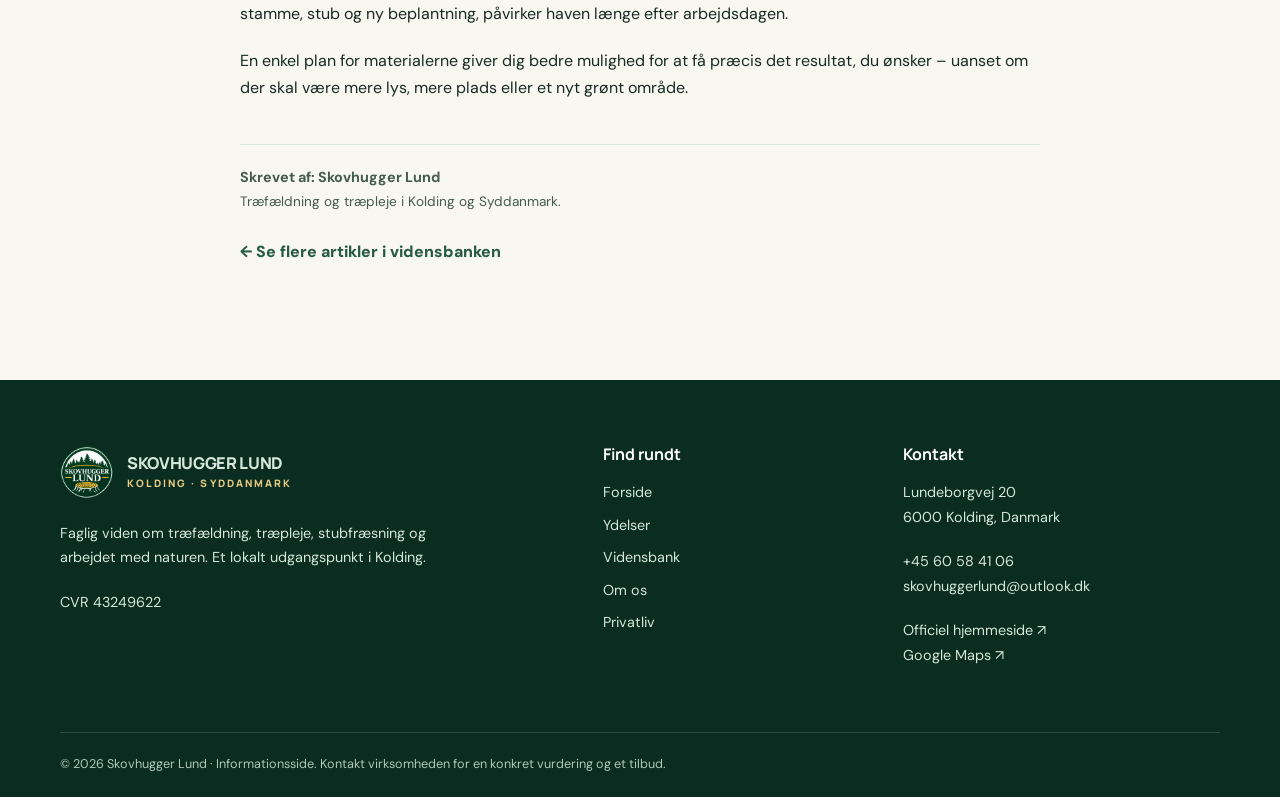
<file: traefaeldning-kolding-hvad-sker-der-med-traeet.html>
<!DOCTYPE html>
<html lang="da"><head><meta charset="utf-8"/><meta content="width=device-width, initial-scale=1" name="viewport"/><meta content="#0d3024" name="theme-color"/><meta content="Hvad sker der med stamme, grene, flis og stub efter træfældning i Kolding? Få praktisk viden om genbrug af træ og planlægning af haven." name="description"/><meta content="index,follow" name="robots"/><title>Træfældning i Kolding: Hvad sker der med træet bagefter? | Skovhugger Lund</title><link href="favicon.png" rel="icon" type="image/png"/><link href="styles.css" rel="stylesheet"/><meta content="article" property="og:type"/><meta content="Træfældning i Kolding: Hvad sker der med træet bagefter? | Skovhugger Lund" property="og:title"/><meta content="Hvad sker der med stamme, grene, flis og stub efter træfældning i Kolding? Få praktisk viden om genbrug af træ og planlægning af haven." property="og:description"/><meta content="https://www.skovhuggerlund.dk/wp-content/uploads/2026/08/Skovhugger-Lund-logo.jpg.webp" property="og:image"/></head><body><a class="sr-only" href="#main">Spring til indhold</a><header class="header"><div class="container header-inner"><a aria-label="Skovhugger Lund – forsiden" class="brand" href="index.html"><img alt="Skovhugger Lund logo" height="54" src="logo.png" width="54"/><span>SKOVHUGGER LUND<small>TRÆER · NATUR · FAGLIGHED</small></span></a><button aria-controls="nav" aria-expanded="false" aria-label="Åbn menu" class="menu-button" type="button">☰</button><nav aria-label="Hovedmenu" class="nav" id="nav"><a href="index.html">Forside</a><a href="services.html">Ydelser</a><a aria-current="page" class="active" href="blog.html">Vidensbank</a><a href="about.html">Om os</a><a href="contact.html">Kontakt</a><a class="btn gold" href="tel:+4560584106">Ring til os ↗</a></nav></div></header><main id="main">
<section class="page-hero"><div class="container"><div class="eyebrow light">Vidensbank · Træfældning · Kolding</div><h1>Træfældning i Kolding: Hvad sker der med træet bagefter?</h1><p>Fra stamme og grene til flis, stub og en have med nye muligheder. Her får du overblik over, hvad der kan ske med materialerne efter fældning.</p><p><a href="blog.html" style="color:#efcf88;font-weight:700;text-decoration:none">← Tilbage til vidensbanken</a></p></div></section>
<section class="section"><div class="container"><article class="article">
<p><strong>Et træ er fældet. Men arbejdet er ikke nødvendigvis slut.</strong> Hvor ender grenene? Kan stammen bruges til noget? Og hvad gør man med stubben midt i græsplænen?</p>
<p>For mange grundejere i Kolding er det netop disse spørgsmål, der bliver relevante, når et større træ skal væk. En plan for materialerne kan spare ekstra arbejde og gøre det nemmere at bruge haven bagefter.</p>
<h2>En fældet stamme er ikke bare affald</h2>
<p>En stamme kan bestå af store mængder træ, og hvad den kan bruges til, afhænger blandt andet af træart, kvalitet og tilstand. Lige stykker fra et sundt træ kan i nogle tilfælde være egnede til videre forarbejdning. Andre stykker kan bruges som brænde, hvis træet egner sig til det og tørres korrekt.</p>
<p>Et træ med råd, søm eller andre fremmedlegemer skal vurderes anderledes. Ikke alt træ er egnet til brænde eller genbrug, og behandling af materialet afhænger af den konkrete situation.</p>
<div class="article-note"><strong>Godt at aftale:</strong> Skal stammen skæres op i håndterbare længder, blive på grunden eller fjernes som en del af opgaven? Et tydeligt svar gør det lettere at sammenligne tilbud.</div>
<h2>Grenene: Flis, bortkørsel eller andet?</h2>
<p>Det er let at undervurdere, hvor meget plads en nedtaget trækrone fylder. Selv et enkelt træ kan efterlade en stor bunke grene og kviste.</p>
<p>Grenene kan ofte flises, og flisen kan i visse tilfælde bruges som jorddække i bede eller omkring buske. Materialets egnethed afhænger dog af træsort, tilstand og anvendelse. Frisk flis er ikke nødvendigvis den rigtige løsning alle steder.</p>
<p>Nogle foretrækker at få flisen med hjem i haven, mens andre ønsker alt grønt affald kørt væk. Hvis pladsen er begrænset, er det særligt nyttigt at få afklaret håndteringen på forhånd.</p>
<h2>Hvad sker der med stubben?</h2>
<p>Efter træfældning står der normalt en stub tilbage, medmindre fjernelse er aftalt særskilt. En stub kan være et bevidst element i haven, men den kan også komme i vejen for græsslåning, bede eller nye belægninger.</p>
<p><strong>Stubfræsning</strong> reducerer den synlige stub og en del af træet under jordoverfladen. Metoden fjerner ikke automatisk hele rodsystemet. Rødderne kan fortsat ligge i jorden og nedbrydes over tid.</p>
<p>Vil du anlægge en ny belægning eller bygge oven på området, kan kravene til jord og underlag være større end ved etablering af græs eller et bed. Det bør vurderes særskilt.</p>
<h2>Tre måder at bruge pladsen på efter fældning</h2>
<div class="article-options"><div><span class="resource-tag">Mulighed 01</span><h3>En mere åben have</h3><p>Når kronen er væk, kan der komme mere lys til planter og opholdsarealer. Det kan give plads til at gentænke terrassen eller haven.</p></div><div><span class="resource-tag">Mulighed 02</span><h3>En ny beplantning</h3><p>Et mindre træ eller en busk kan passe bedre til pladsen på længere sigt. Vælg ud fra den forventede voksenstørrelse og jordforholdene.</p></div><div><span class="resource-tag">Mulighed 03</span><h3>Et naturhjørne</h3><p>Hvor det er sikkert og praktisk, kan noget dødt ved bruges som levested for smådyr og svampe. Placeringen skal stadig passe til havens brug.</p></div></div>
<h2>Træets placering påvirker også oprydningen</h2>
<p>Der er forskel på at håndtere træ på en åben grund og i en lille baghave bag et hus. Adgangsforhold, passagebredde, terræn og beskyttelse af belægninger kan få betydning for, hvordan materialerne kan fjernes.</p>
<p>Hvis grene skal bæres gennem en smal låge, eller store træstykker ikke kan transporteres med maskiner, kræver det en anden plan end på et areal med god adgang.</p>
<p>Spørg derfor ikke kun, hvordan træet bliver fældet. Spørg også, hvordan arbejdsområdet ser ud, når opgaven er afsluttet.</p>
<h2>Det bør fremgå af aftalen</h2>
<ul class="article-check"><li>Om stamme og grene skal blive på grunden eller køres bort</li><li>Om flisning er inkluderet</li><li>Om stubfræsning er inkluderet eller tilkøbes</li><li>Hvordan arbejdet med oprydning er afgrænset</li><li>Om der skal tages særlige hensyn til græsplæne, bede eller belægning</li></ul>
<p>Det er ikke sikkert, at alle dele er nødvendige. Pointen er, at du og den udførende virksomhed har samme forventning til slutresultatet.</p>
<h2>Lokalt perspektiv: Træfældning i Kolding</h2>
<p>Skovhugger Lund har base i Kolding og udfører blandt andet træfældning og topkapning i Syddanmark. Virksomheden beskriver, hvordan metode og udstyr tilpasses træets placering og de forhold, der omgiver det.</p>
<p>Du kan læse mere om virksomhedens <a href="https://www.skovhuggerlund.dk/traefaeldning/" rel="noopener noreferrer" target="_blank">professionelle træfældning i Kolding</a>, hvis du vil forstå, hvilke metoder der kan bruges ved træer tæt på bygninger eller med vanskelige adgangsforhold.</p>
<p>Det er en god idé at få et konkret tilbud med tydelig beskrivelse af både fældning og håndtering af materialerne. På den måde er der færre overraskelser bagefter.</p>
<h2>En beslutning, der rækker ud over selve fældningen</h2>
<p>Et træ kan tage mange år om at vokse, men forsvinde på relativt kort tid. De valg, du træffer omkring grene, stamme, stub og ny beplantning, påvirker haven længe efter arbejdsdagen.</p>
<p>En enkel plan for materialerne giver dig bedre mulighed for at få præcis det resultat, du ønsker – uanset om der skal være mere lys, mere plads eller et nyt grønt område.</p>
<div class="author-line"><strong>Skrevet af: Skovhugger Lund</strong><br/><span>Træfældning og træpleje i Kolding og Syddanmark.</span></div>
<p style="margin-top:24px"><a class="text-link" href="blog.html">← Se flere artikler i vidensbanken</a></p>
</article></div></section></main><footer class="footer"><div class="container"><div class="footer-cols"><div><a class="brand" href="index.html"><img alt="Skovhugger Lund" height="52" src="logo.png" width="52"/><span>SKOVHUGGER LUND<small>KOLDING · SYDDANMARK</small></span></a><p style="margin-top:22px;max-width:370px">Faglig viden om træfældning, træpleje, stubfræsning og arbejdet med naturen. Et lokalt udgangspunkt i Kolding.</p><p>CVR 43249622</p></div><div><h3>Find rundt</h3><ul><li><a href="index.html">Forside</a></li><li><a href="services.html">Ydelser</a></li><li><a href="blog.html">Vidensbank</a></li><li><a href="about.html">Om os</a></li><li><a href="privacy.html">Privatliv</a></li></ul></div><div><h3>Kontakt</h3><p>Lundeborgvej 20<br/>6000 Kolding, Danmark</p><p><a href="tel:+4560584106">+45 60 58 41 06</a><br/><a href="mailto:skovhuggerlund@outlook.dk">skovhuggerlund@outlook.dk</a></p><p><a href="https://www.skovhuggerlund.dk/" rel="noopener" target="_blank">Officiel hjemmeside ↗</a><br/><a href="https://maps.app.goo.gl/Zr2GKgcFrVyvJgzz7" rel="noopener" target="_blank">Google Maps ↗</a></p></div></div><div class="footer-bottom">© <span id="year">2026</span> Skovhugger Lund · Informationsside. Kontakt virksomheden for en konkret vurdering og et tilbud.</div></div></footer><script defer="" src="main.js"></script><script>document.getElementById('year').textContent=new Date().getFullYear()</script></body></html>
</file>
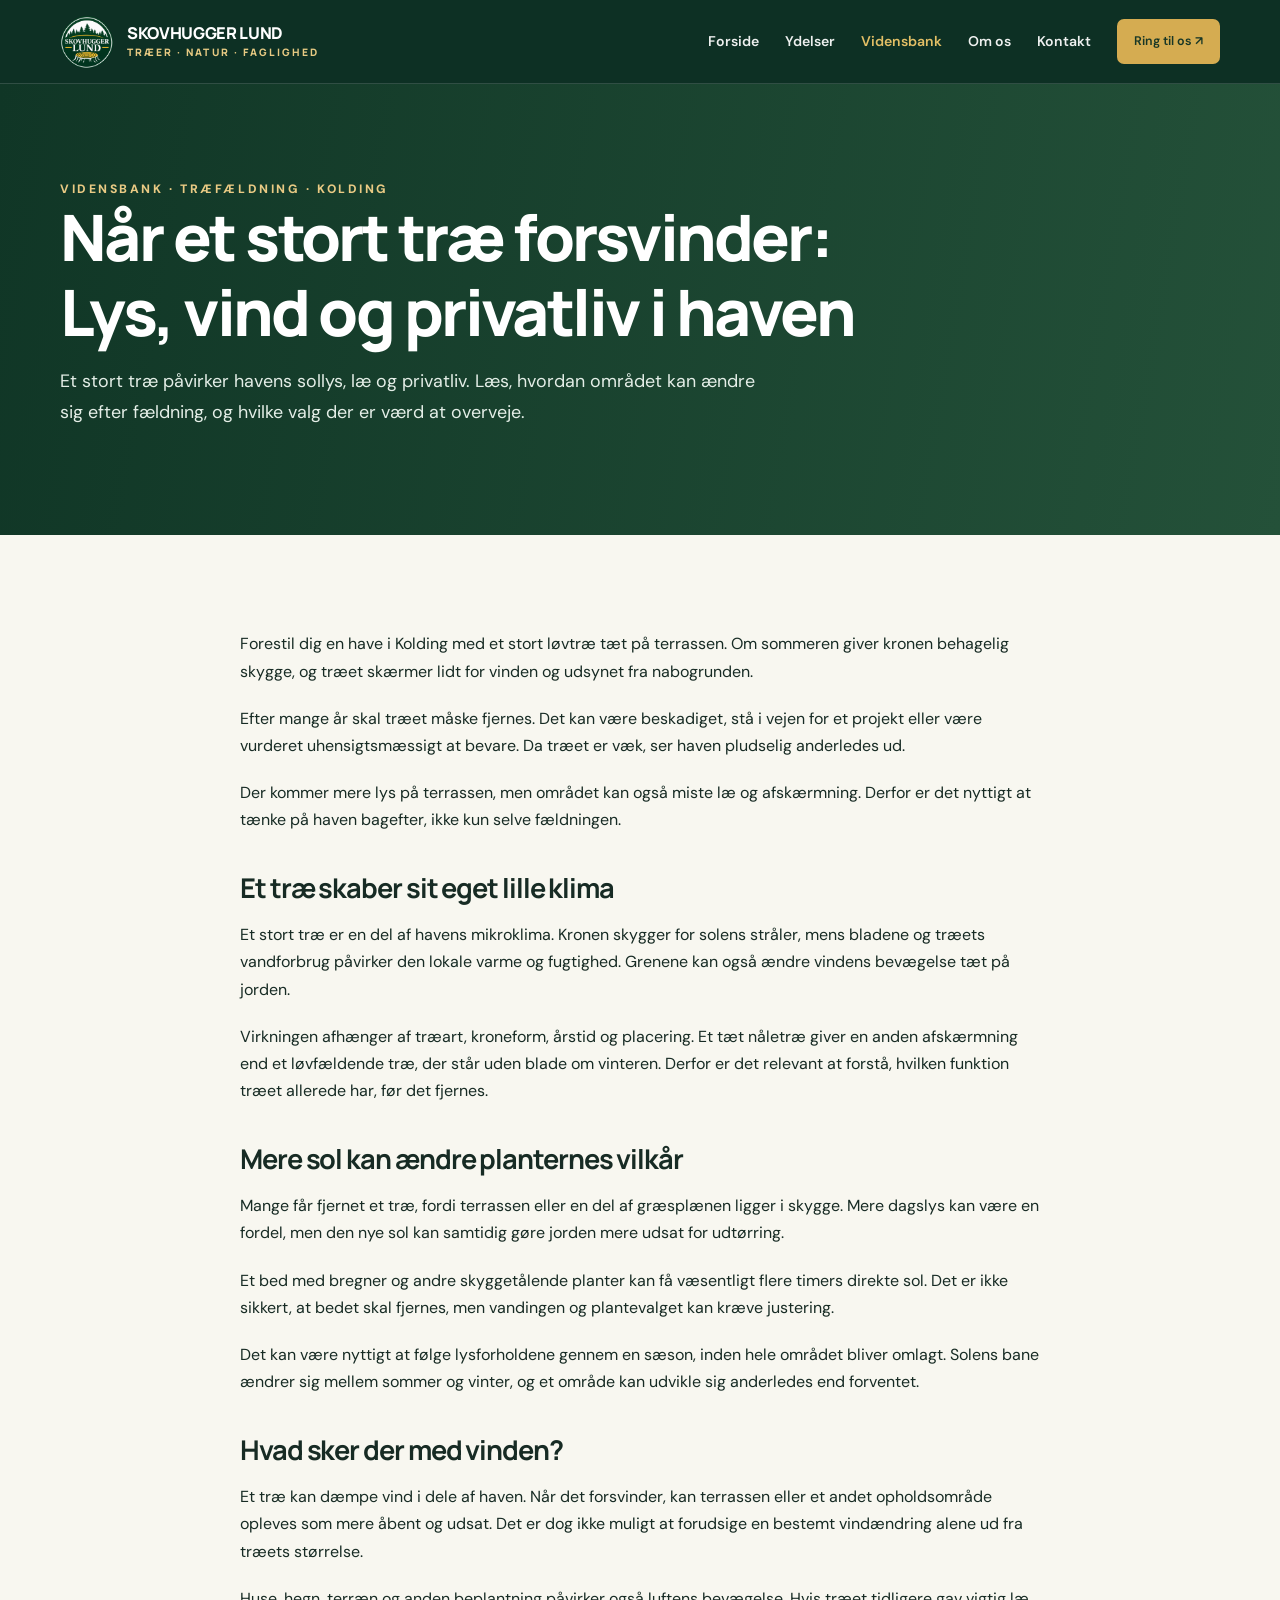
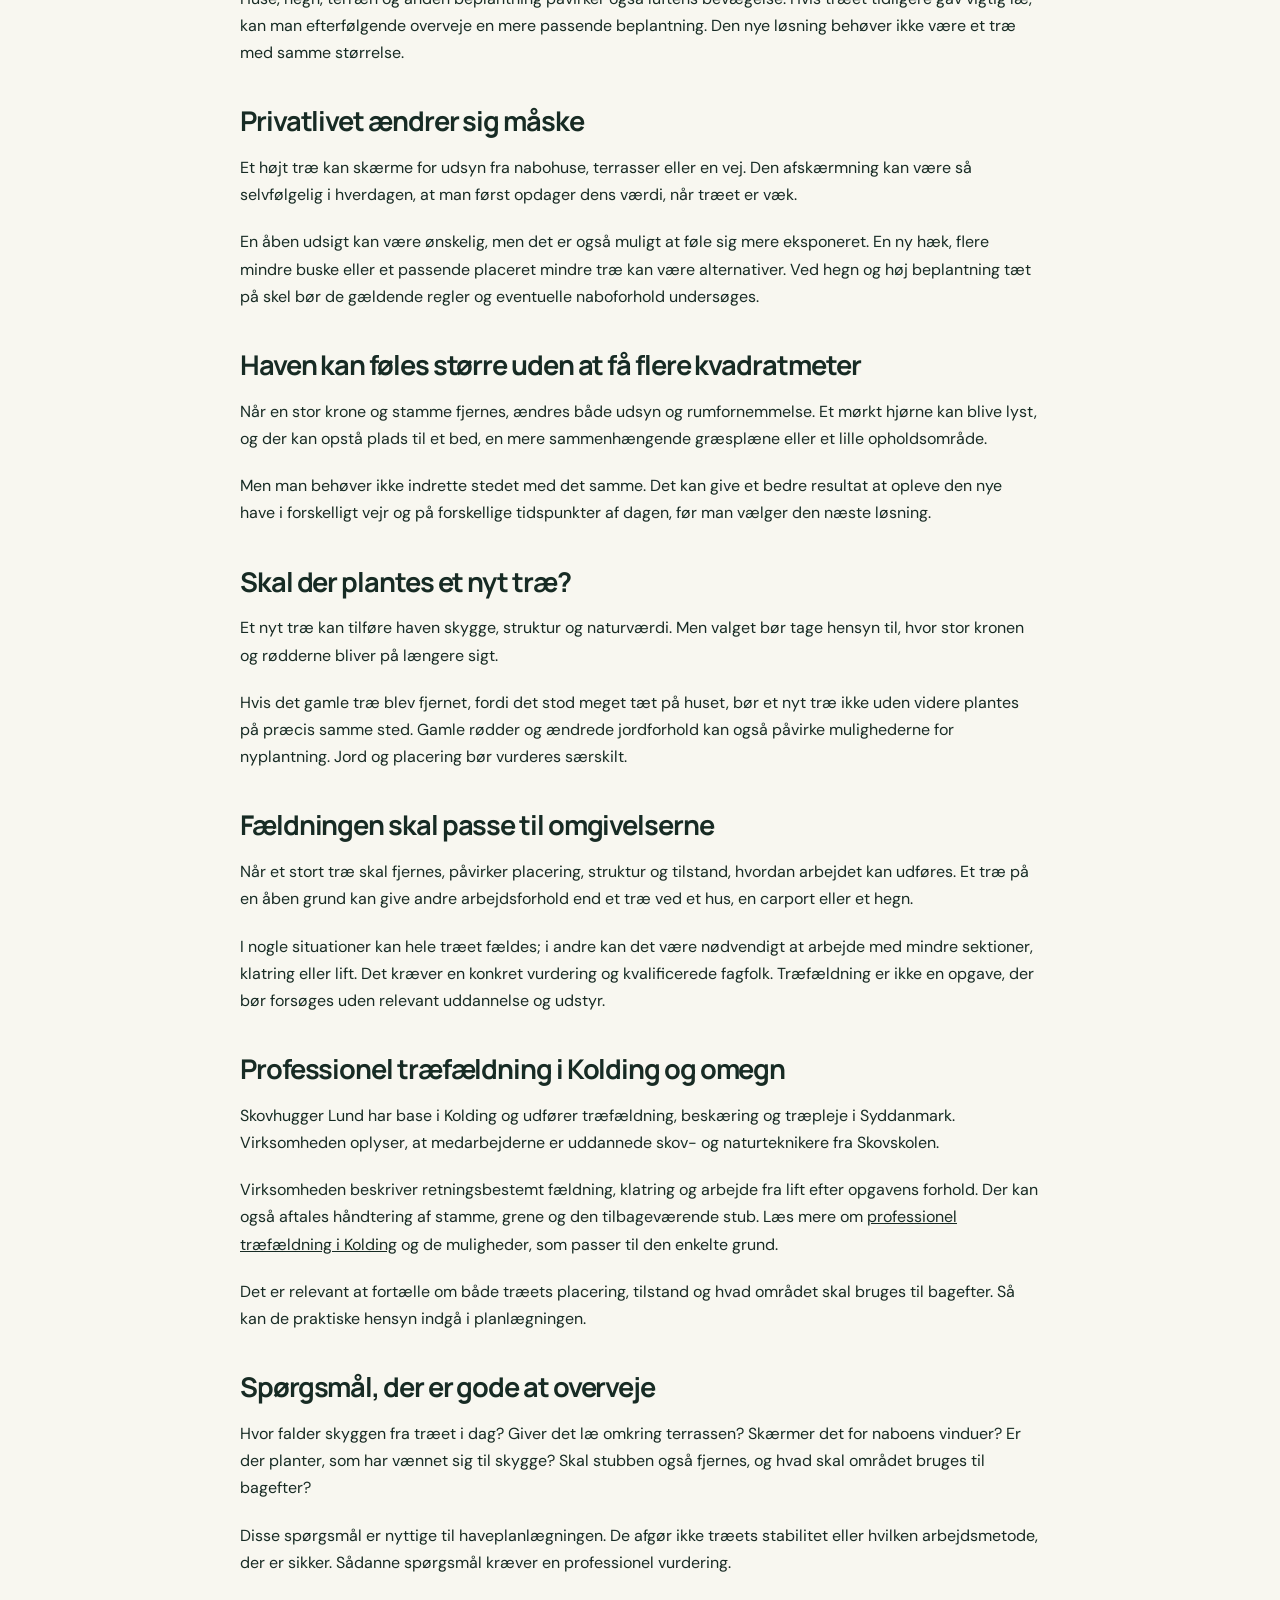
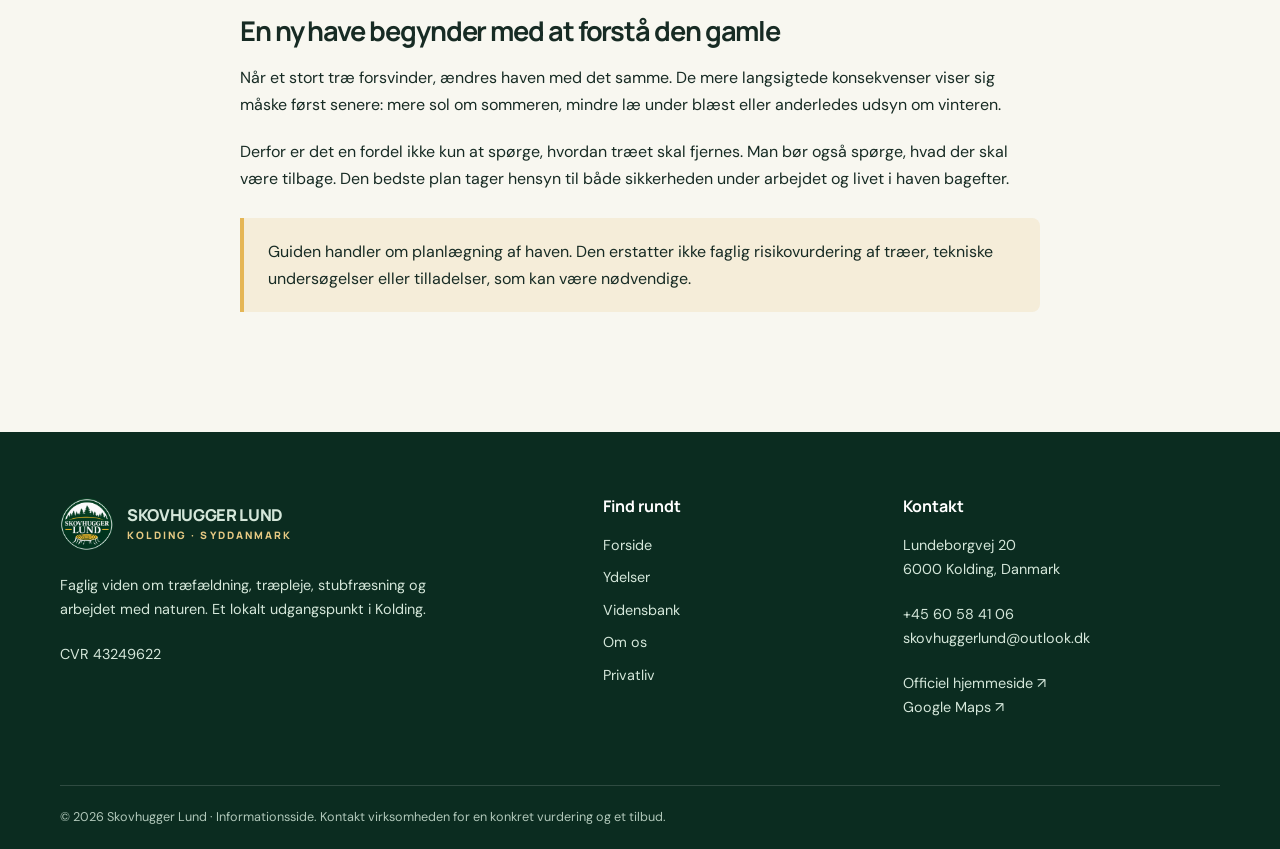
<file: traefaeldning-lys-vind-privatliv.html>
<!DOCTYPE html>

<html lang="da"><head><meta charset="utf-8"/><meta content="width=device-width, initial-scale=1" name="viewport"/><meta content="#0d3024" name="theme-color"/><meta content="Hvordan ændrer haven sig efter træfældning? Læs om sollys, vind, privatliv og planlægning ved professionel træfældning i Kolding." name="description"/><meta content="index,follow" name="robots"/><title>Professionel Træfældning Kolding | Haven Bagefter | Skovhugger Lund</title><link href="favicon.png" rel="icon" type="image/png"/><link href="styles.css" rel="stylesheet"/><meta content="article" property="og:type"/><meta content="Når et stort træ forsvinder: Lys, vind og privatliv i haven" property="og:title"/><meta content="Hvordan ændrer haven sig efter træfældning? Læs om sollys, vind, privatliv og planlægning ved professionel træfældning i Kolding." property="og:description"/><meta content="https://www.skovhuggerlund.dk/wp-content/uploads/2026/08/Skovhugger-Lund-logo.jpg.webp" property="og:image"/><link href="https://skovhuggerlund.github.io/skovhugger-lund/traefaeldning-lys-vind-privatliv.html" rel="canonical"/></head><body><a class="sr-only" href="#main">Spring til indhold</a><header class="header"><div class="container header-inner"><a aria-label="Skovhugger Lund – forsiden" class="brand" href="index.html"><img alt="Skovhugger Lund logo" height="54" src="logo.png" width="54"/><span>SKOVHUGGER LUND<small>TRÆER · NATUR · FAGLIGHED</small></span></a><button aria-controls="nav" aria-expanded="false" aria-label="Åbn menu" class="menu-button" type="button">☰</button><nav aria-label="Hovedmenu" class="nav" id="nav"><a href="index.html">Forside</a><a href="services.html">Ydelser</a><a aria-current="page" class="active" href="blog.html">Vidensbank</a><a href="about.html">Om os</a><a href="contact.html">Kontakt</a><a class="btn gold" href="tel:+4560584106">Ring til os ↗</a></nav></div></header><main id="main">
<section class="page-hero"><div class="container"><div class="eyebrow light">Vidensbank · Træfældning · Kolding</div><h1>Når et stort træ forsvinder: Lys, vind og privatliv i haven</h1><p>Et stort træ påvirker havens sollys, læ og privatliv. Læs, hvordan området kan ændre sig efter fældning, og hvilke valg der er værd at overveje.</p></div></section>
<section class="section"><div class="container"><article class="article"><p>Forestil dig en have i Kolding med et stort løvtræ tæt på terrassen. Om sommeren giver kronen behagelig skygge, og træet skærmer lidt for vinden og udsynet fra nabogrunden.</p><p>Efter mange år skal træet måske fjernes. Det kan være beskadiget, stå i vejen for et projekt eller være vurderet uhensigtsmæssigt at bevare. Da træet er væk, ser haven pludselig anderledes ud.</p><p>Der kommer mere lys på terrassen, men området kan også miste læ og afskærmning. Derfor er det nyttigt at tænke på haven bagefter, ikke kun selve fældningen.</p><h2>Et træ skaber sit eget lille klima</h2><p>Et stort træ er en del af havens mikroklima. Kronen skygger for solens stråler, mens bladene og træets vandforbrug påvirker den lokale varme og fugtighed. Grenene kan også ændre vindens bevægelse tæt på jorden.</p><p>Virkningen afhænger af træart, kroneform, årstid og placering. Et tæt nåletræ giver en anden afskærmning end et løvfældende træ, der står uden blade om vinteren. Derfor er det relevant at forstå, hvilken funktion træet allerede har, før det fjernes.</p><h2>Mere sol kan ændre planternes vilkår</h2><p>Mange får fjernet et træ, fordi terrassen eller en del af græsplænen ligger i skygge. Mere dagslys kan være en fordel, men den nye sol kan samtidig gøre jorden mere udsat for udtørring.</p><p>Et bed med bregner og andre skyggetålende planter kan få væsentligt flere timers direkte sol. Det er ikke sikkert, at bedet skal fjernes, men vandingen og plantevalget kan kræve justering.</p><p>Det kan være nyttigt at følge lysforholdene gennem en sæson, inden hele området bliver omlagt. Solens bane ændrer sig mellem sommer og vinter, og et område kan udvikle sig anderledes end forventet.</p><h2>Hvad sker der med vinden?</h2><p>Et træ kan dæmpe vind i dele af haven. Når det forsvinder, kan terrassen eller et andet opholdsområde opleves som mere åbent og udsat. Det er dog ikke muligt at forudsige en bestemt vindændring alene ud fra træets størrelse.</p><p>Huse, hegn, terræn og anden beplantning påvirker også luftens bevægelse. Hvis træet tidligere gav vigtig læ, kan man efterfølgende overveje en mere passende beplantning. Den nye løsning behøver ikke være et træ med samme størrelse.</p><h2>Privatlivet ændrer sig måske</h2><p>Et højt træ kan skærme for udsyn fra nabohuse, terrasser eller en vej. Den afskærmning kan være så selvfølgelig i hverdagen, at man først opdager dens værdi, når træet er væk.</p><p>En åben udsigt kan være ønskelig, men det er også muligt at føle sig mere eksponeret. En ny hæk, flere mindre buske eller et passende placeret mindre træ kan være alternativer. Ved hegn og høj beplantning tæt på skel bør de gældende regler og eventuelle naboforhold undersøges.</p><h2>Haven kan føles større uden at få flere kvadratmeter</h2><p>Når en stor krone og stamme fjernes, ændres både udsyn og rumfornemmelse. Et mørkt hjørne kan blive lyst, og der kan opstå plads til et bed, en mere sammenhængende græsplæne eller et lille opholdsområde.</p><p>Men man behøver ikke indrette stedet med det samme. Det kan give et bedre resultat at opleve den nye have i forskelligt vejr og på forskellige tidspunkter af dagen, før man vælger den næste løsning.</p><h2>Skal der plantes et nyt træ?</h2><p>Et nyt træ kan tilføre haven skygge, struktur og naturværdi. Men valget bør tage hensyn til, hvor stor kronen og rødderne bliver på længere sigt.</p><p>Hvis det gamle træ blev fjernet, fordi det stod meget tæt på huset, bør et nyt træ ikke uden videre plantes på præcis samme sted. Gamle rødder og ændrede jordforhold kan også påvirke mulighederne for nyplantning. Jord og placering bør vurderes særskilt.</p><h2>Fældningen skal passe til omgivelserne</h2><p>Når et stort træ skal fjernes, påvirker placering, struktur og tilstand, hvordan arbejdet kan udføres. Et træ på en åben grund kan give andre arbejdsforhold end et træ ved et hus, en carport eller et hegn.</p><p>I nogle situationer kan hele træet fældes; i andre kan det være nødvendigt at arbejde med mindre sektioner, klatring eller lift. Det kræver en konkret vurdering og kvalificerede fagfolk. Træfældning er ikke en opgave, der bør forsøges uden relevant uddannelse og udstyr.</p><h2>Professionel træfældning i Kolding og omegn</h2><p>Skovhugger Lund har base i Kolding og udfører træfældning, beskæring og træpleje i Syddanmark. Virksomheden oplyser, at medarbejderne er uddannede skov- og naturteknikere fra Skovskolen.</p><p>Virksomheden beskriver retningsbestemt fældning, klatring og arbejde fra lift efter opgavens forhold. Der kan også aftales håndtering af stamme, grene og den tilbageværende stub. Læs mere om <a href="https://www.skovhuggerlund.dk/traefaeldning/">professionel træfældning i Kolding</a> og de muligheder, som passer til den enkelte grund.</p><p>Det er relevant at fortælle om både træets placering, tilstand og hvad området skal bruges til bagefter. Så kan de praktiske hensyn indgå i planlægningen.</p><h2>Spørgsmål, der er gode at overveje</h2><p>Hvor falder skyggen fra træet i dag? Giver det læ omkring terrassen? Skærmer det for naboens vinduer? Er der planter, som har vænnet sig til skygge? Skal stubben også fjernes, og hvad skal området bruges til bagefter?</p><p>Disse spørgsmål er nyttige til haveplanlægningen. De afgør ikke træets stabilitet eller hvilken arbejdsmetode, der er sikker. Sådanne spørgsmål kræver en professionel vurdering.</p><h2>En ny have begynder med at forstå den gamle</h2><p>Når et stort træ forsvinder, ændres haven med det samme. De mere langsigtede konsekvenser viser sig måske først senere: mere sol om sommeren, mindre læ under blæst eller anderledes udsyn om vinteren.</p><p>Derfor er det en fordel ikke kun at spørge, hvordan træet skal fjernes. Man bør også spørge, hvad der skal være tilbage. Den bedste plan tager hensyn til både sikkerheden under arbejdet og livet i haven bagefter.</p><div class="article-note">Guiden handler om planlægning af haven. Den erstatter ikke faglig risikovurdering af træer, tekniske undersøgelser eller tilladelser, som kan være nødvendige.</div></article></div></section></main><footer class="footer"><div class="container"><div class="footer-cols"><div><a class="brand" href="index.html"><img alt="Skovhugger Lund" height="52" src="logo.png" width="52"/><span>SKOVHUGGER LUND<small>KOLDING · SYDDANMARK</small></span></a><p style="margin-top:22px;max-width:370px">Faglig viden om træfældning, træpleje, stubfræsning og arbejdet med naturen. Et lokalt udgangspunkt i Kolding.</p><p>CVR 43249622</p></div><div><h3>Find rundt</h3><ul><li><a href="index.html">Forside</a></li><li><a href="services.html">Ydelser</a></li><li><a href="blog.html">Vidensbank</a></li><li><a href="about.html">Om os</a></li><li><a href="privacy.html">Privatliv</a></li></ul></div><div><h3>Kontakt</h3><p>Lundeborgvej 20<br/>6000 Kolding, Danmark</p><p><a href="tel:+4560584106">+45 60 58 41 06</a><br/><a href="mailto:skovhuggerlund@outlook.dk">skovhuggerlund@outlook.dk</a></p><p><a href="https://www.skovhuggerlund.dk/" rel="noopener" target="_blank">Officiel hjemmeside ↗</a><br/><a href="https://maps.app.goo.gl/Zr2GKgcFrVyvJgzz7" rel="noopener" target="_blank">Google Maps ↗</a></p></div></div><div class="footer-bottom">© <span id="year">2026</span> Skovhugger Lund · Informationsside. Kontakt virksomheden for en konkret vurdering og et tilbud.</div></div></footer><script defer="" src="main.js"></script><script>document.getElementById('year').textContent=new Date().getFullYear()</script></body></html>
</file>
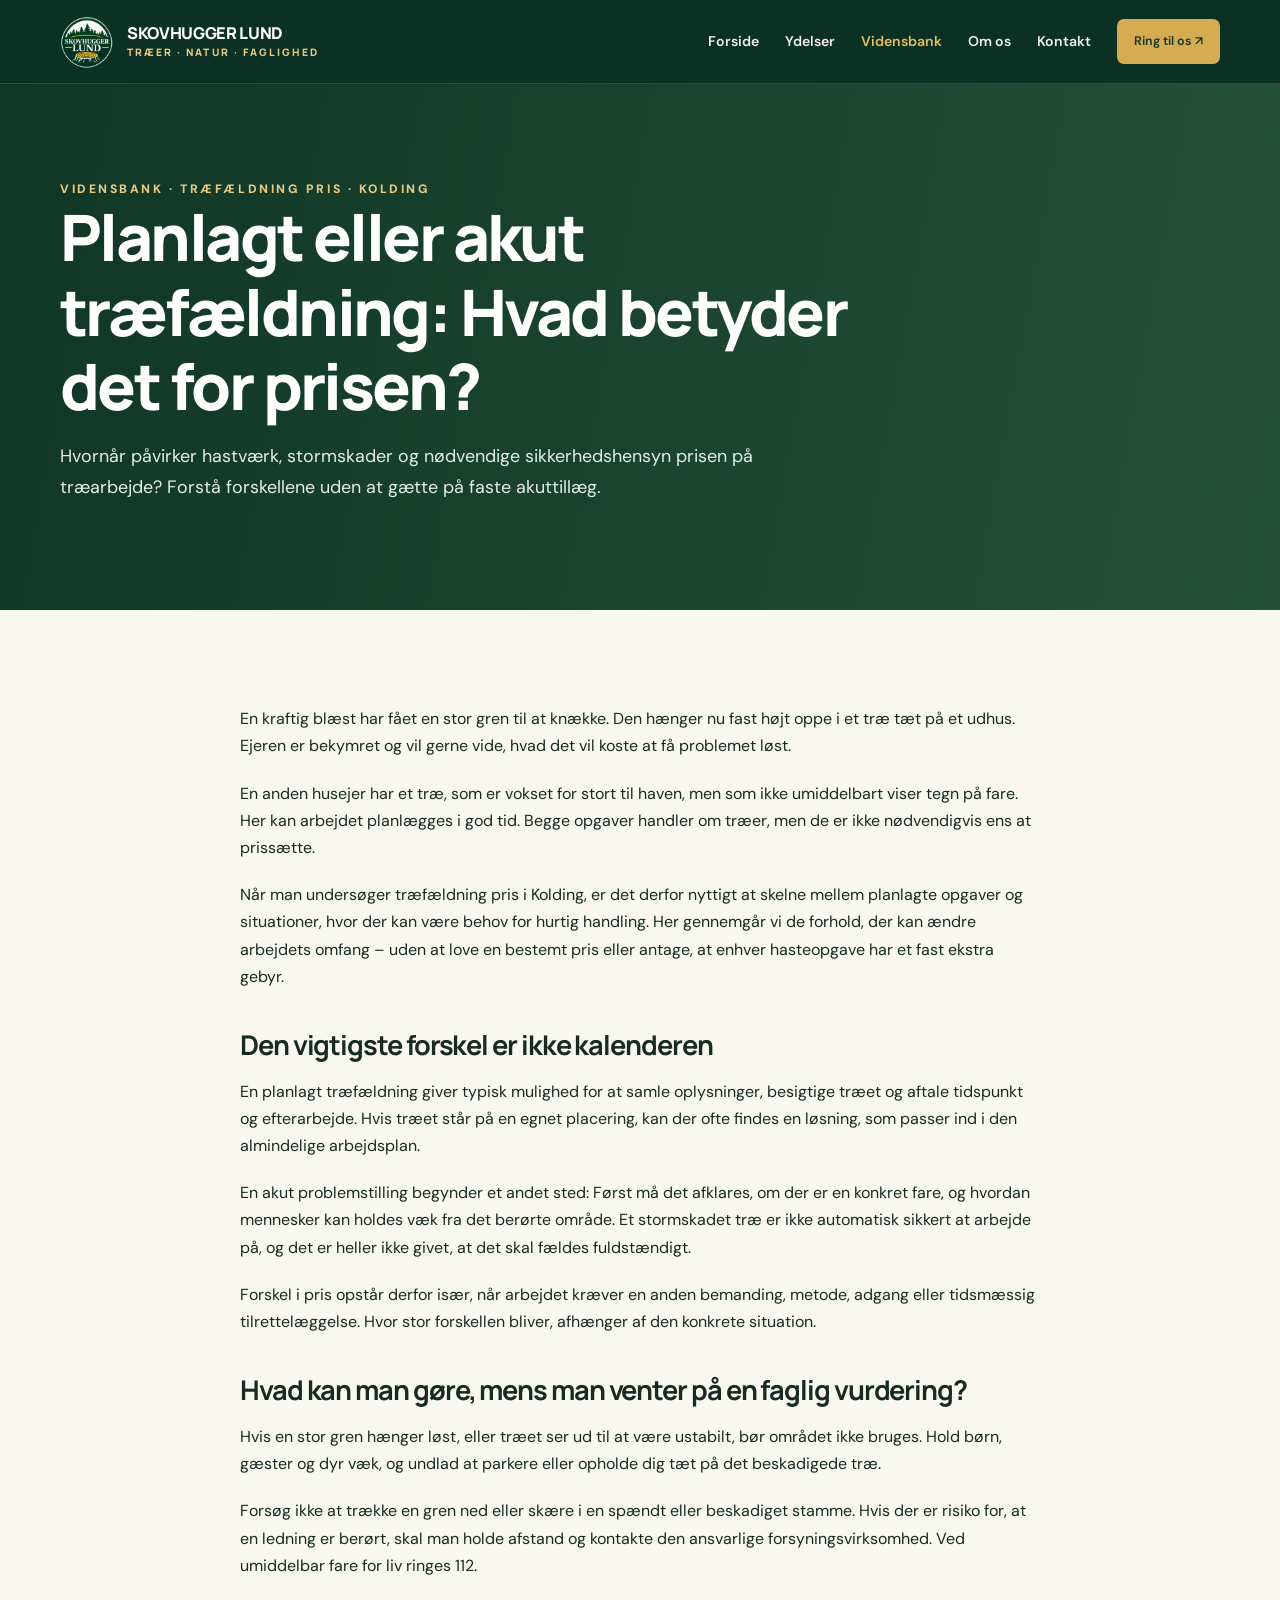
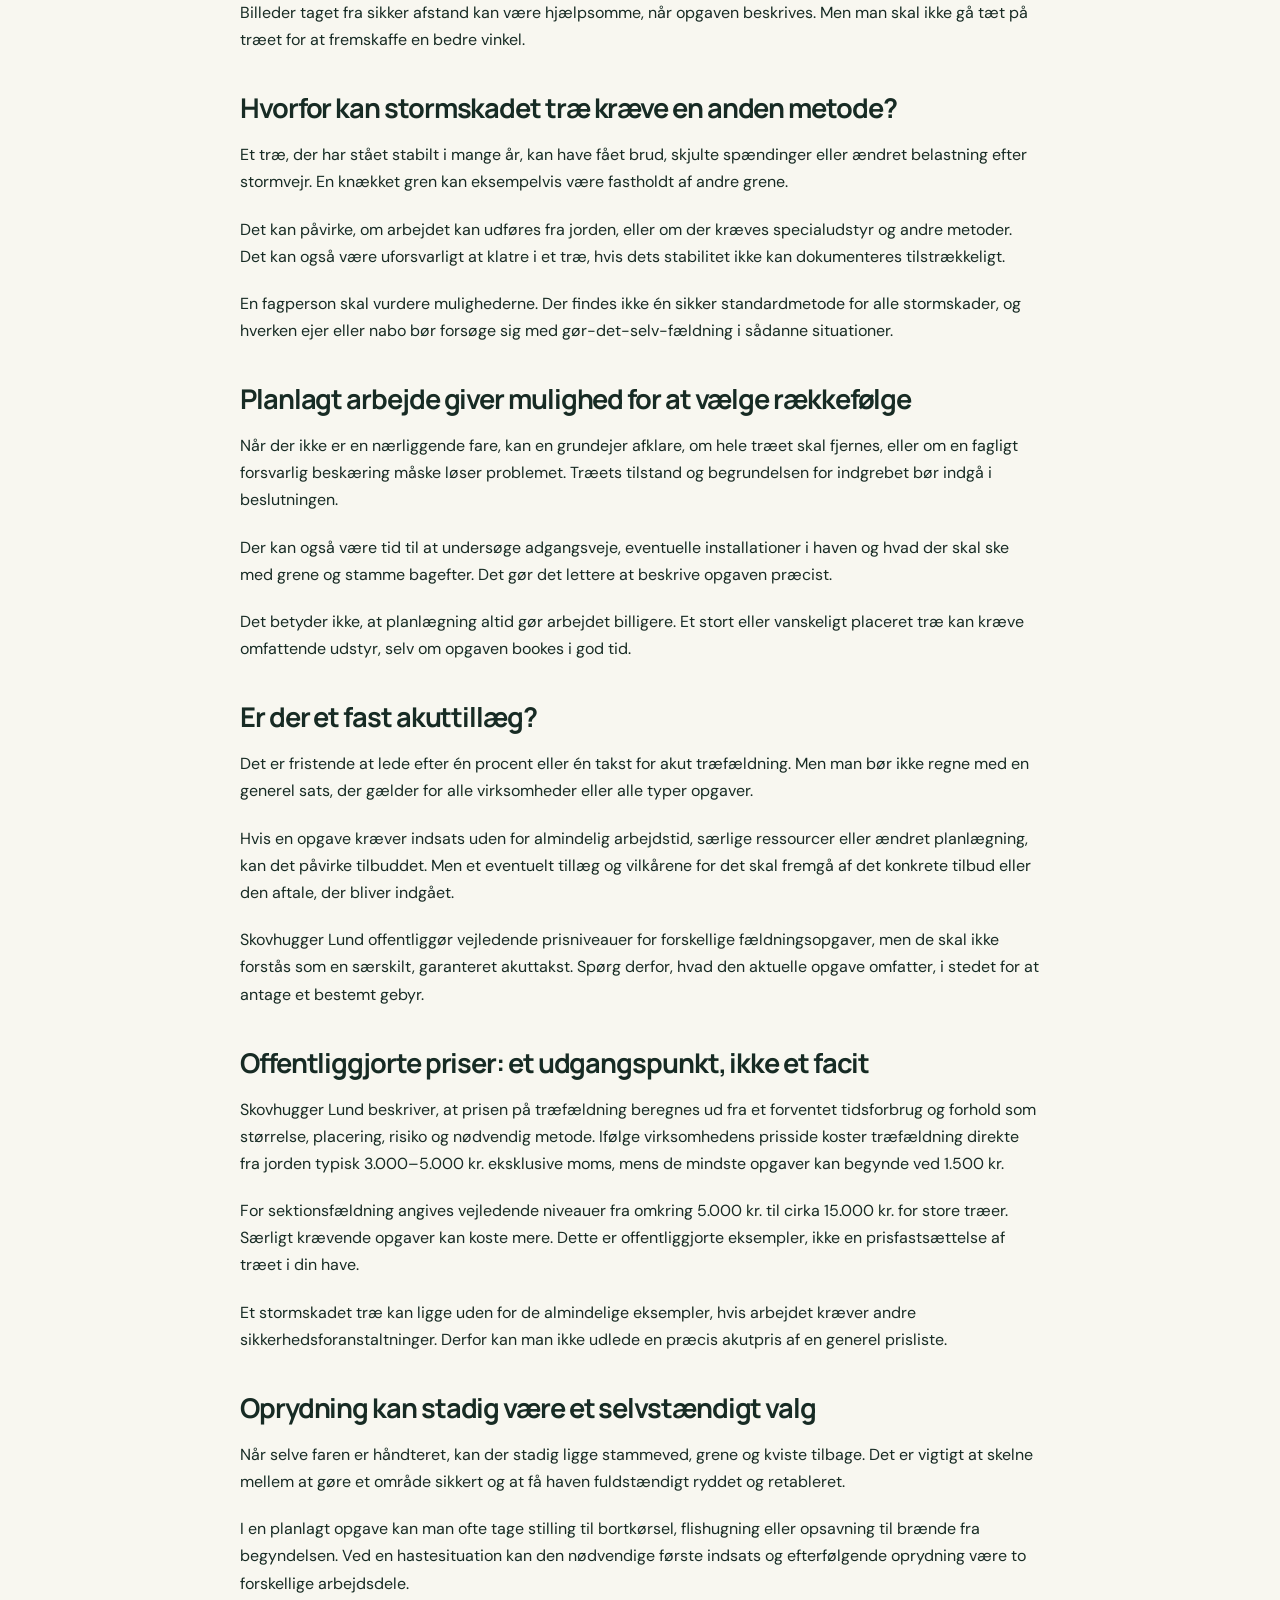
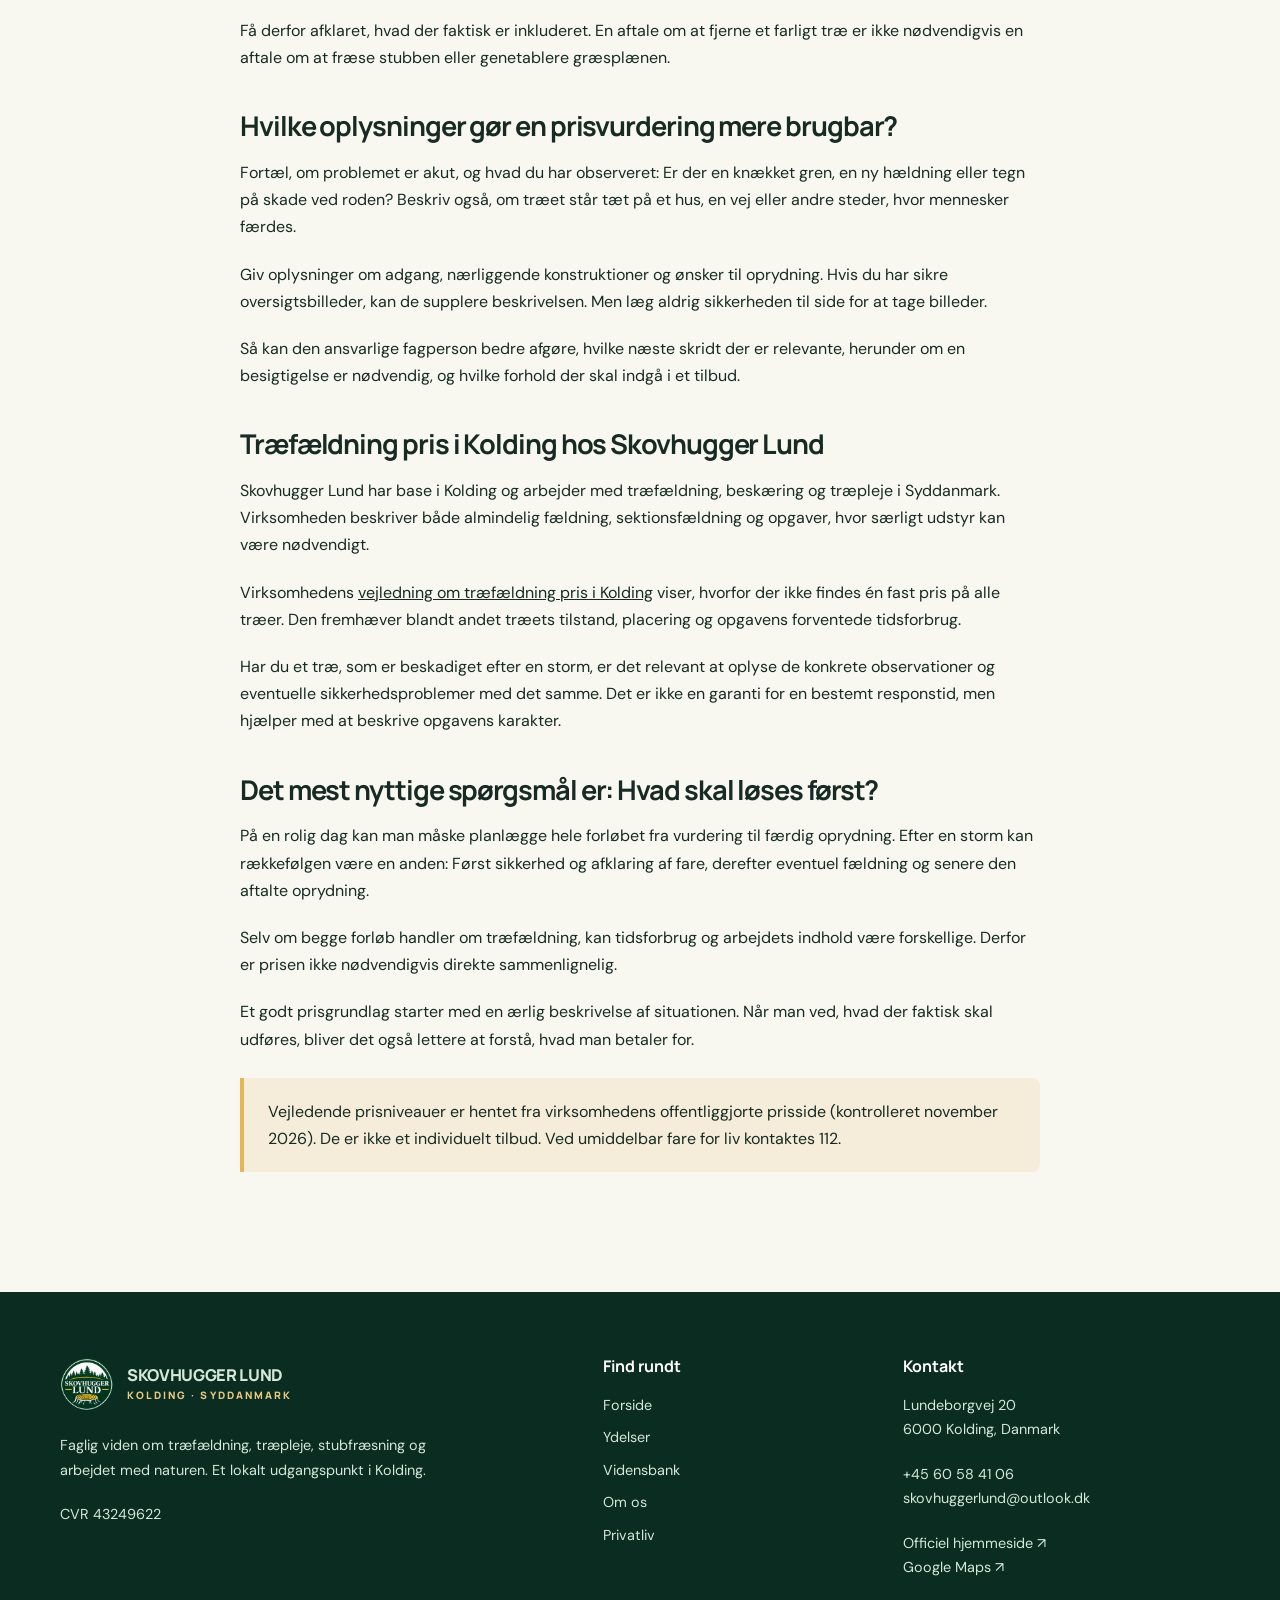
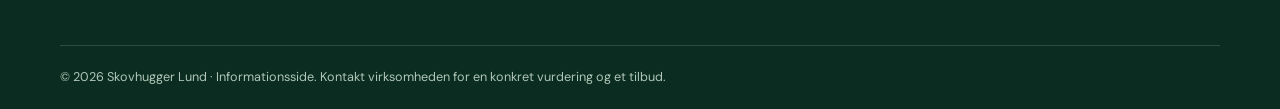
<file: traefaeldning-pris-kolding-planlagt-eller-akut.html>
<!DOCTYPE html>

<html lang="da"><head><meta charset="utf-8"/><meta content="width=device-width, initial-scale=1" name="viewport"/><meta content="#0d3024" name="theme-color"/><meta content="Forstå forskellen på planlagt og akut træfældning i Kolding. Læs om besigtigelse, tidsforbrug, adgang, sikkerhed og pris uden gæt på akuttillæg." name="description"/><meta content="index,follow" name="robots"/><title>Træfældning Pris Kolding | Planlagt eller akut | Skovhugger Lund</title><link href="favicon.png" rel="icon" type="image/png"/><link href="styles.css" rel="stylesheet"/><meta content="article" property="og:type"/><meta content="Planlagt eller akut træfældning: Hvad betyder det for prisen?" property="og:title"/><meta content="Forstå forskellen på planlagt og akut træfældning i Kolding. Læs om besigtigelse, tidsforbrug, adgang, sikkerhed og pris uden gæt på akuttillæg." property="og:description"/><meta content="https://www.skovhuggerlund.dk/wp-content/uploads/2026/08/Skovhugger-Lund-logo.jpg.webp" property="og:image"/><link href="https://skovhuggerlund.github.io/skovhugger-lund/traefaeldning-pris-kolding-planlagt-eller-akut.html" rel="canonical"/></head><body><a class="sr-only" href="#main">Spring til indhold</a><header class="header"><div class="container header-inner"><a aria-label="Skovhugger Lund – forsiden" class="brand" href="index.html"><img alt="Skovhugger Lund logo" height="54" src="logo.png" width="54"/><span>SKOVHUGGER LUND<small>TRÆER · NATUR · FAGLIGHED</small></span></a><button aria-controls="nav" aria-expanded="false" aria-label="Åbn menu" class="menu-button" type="button">☰</button><nav aria-label="Hovedmenu" class="nav" id="nav"><a href="index.html">Forside</a><a href="services.html">Ydelser</a><a aria-current="page" class="active" href="blog.html">Vidensbank</a><a href="about.html">Om os</a><a href="contact.html">Kontakt</a><a class="btn gold" href="tel:+4560584106">Ring til os ↗</a></nav></div></header><main id="main">
<section class="page-hero"><div class="container"><div class="eyebrow light">Vidensbank · Træfældning pris · Kolding</div><h1>Planlagt eller akut træfældning: Hvad betyder det for prisen?</h1><p>Hvornår påvirker hastværk, stormskader og nødvendige sikkerhedshensyn prisen på træarbejde? Forstå forskellene uden at gætte på faste akuttillæg.</p></div></section>
<section class="section"><div class="container"><article class="article"><p>En kraftig blæst har fået en stor gren til at knække. Den hænger nu fast højt oppe i et træ tæt på et udhus. Ejeren er bekymret og vil gerne vide, hvad det vil koste at få problemet løst.</p><p>En anden husejer har et træ, som er vokset for stort til haven, men som ikke umiddelbart viser tegn på fare. Her kan arbejdet planlægges i god tid. Begge opgaver handler om træer, men de er ikke nødvendigvis ens at prissætte.</p><p>Når man undersøger træfældning pris i Kolding, er det derfor nyttigt at skelne mellem planlagte opgaver og situationer, hvor der kan være behov for hurtig handling. Her gennemgår vi de forhold, der kan ændre arbejdets omfang – uden at love en bestemt pris eller antage, at enhver hasteopgave har et fast ekstra gebyr.</p><h2>Den vigtigste forskel er ikke kalenderen</h2><p>En planlagt træfældning giver typisk mulighed for at samle oplysninger, besigtige træet og aftale tidspunkt og efterarbejde. Hvis træet står på en egnet placering, kan der ofte findes en løsning, som passer ind i den almindelige arbejdsplan.</p><p>En akut problemstilling begynder et andet sted: Først må det afklares, om der er en konkret fare, og hvordan mennesker kan holdes væk fra det berørte område. Et stormskadet træ er ikke automatisk sikkert at arbejde på, og det er heller ikke givet, at det skal fældes fuldstændigt.</p><p>Forskel i pris opstår derfor især, når arbejdet kræver en anden bemanding, metode, adgang eller tidsmæssig tilrettelæggelse. Hvor stor forskellen bliver, afhænger af den konkrete situation.</p><h2>Hvad kan man gøre, mens man venter på en faglig vurdering?</h2><p>Hvis en stor gren hænger løst, eller træet ser ud til at være ustabilt, bør området ikke bruges. Hold børn, gæster og dyr væk, og undlad at parkere eller opholde dig tæt på det beskadigede træ.</p><p>Forsøg ikke at trække en gren ned eller skære i en spændt eller beskadiget stamme. Hvis der er risiko for, at en ledning er berørt, skal man holde afstand og kontakte den ansvarlige forsyningsvirksomhed. Ved umiddelbar fare for liv ringes 112.</p><p>Billeder taget fra sikker afstand kan være hjælpsomme, når opgaven beskrives. Men man skal ikke gå tæt på træet for at fremskaffe en bedre vinkel.</p><h2>Hvorfor kan stormskadet træ kræve en anden metode?</h2><p>Et træ, der har stået stabilt i mange år, kan have fået brud, skjulte spændinger eller ændret belastning efter stormvejr. En knækket gren kan eksempelvis være fastholdt af andre grene.</p><p>Det kan påvirke, om arbejdet kan udføres fra jorden, eller om der kræves specialudstyr og andre metoder. Det kan også være uforsvarligt at klatre i et træ, hvis dets stabilitet ikke kan dokumenteres tilstrækkeligt.</p><p>En fagperson skal vurdere mulighederne. Der findes ikke én sikker standardmetode for alle stormskader, og hverken ejer eller nabo bør forsøge sig med gør-det-selv-fældning i sådanne situationer.</p><h2>Planlagt arbejde giver mulighed for at vælge rækkefølge</h2><p>Når der ikke er en nærliggende fare, kan en grundejer afklare, om hele træet skal fjernes, eller om en fagligt forsvarlig beskæring måske løser problemet. Træets tilstand og begrundelsen for indgrebet bør indgå i beslutningen.</p><p>Der kan også være tid til at undersøge adgangsveje, eventuelle installationer i haven og hvad der skal ske med grene og stamme bagefter. Det gør det lettere at beskrive opgaven præcist.</p><p>Det betyder ikke, at planlægning altid gør arbejdet billigere. Et stort eller vanskeligt placeret træ kan kræve omfattende udstyr, selv om opgaven bookes i god tid.</p><h2>Er der et fast akuttillæg?</h2><p>Det er fristende at lede efter én procent eller én takst for akut træfældning. Men man bør ikke regne med en generel sats, der gælder for alle virksomheder eller alle typer opgaver.</p><p>Hvis en opgave kræver indsats uden for almindelig arbejdstid, særlige ressourcer eller ændret planlægning, kan det påvirke tilbuddet. Men et eventuelt tillæg og vilkårene for det skal fremgå af det konkrete tilbud eller den aftale, der bliver indgået.</p><p>Skovhugger Lund offentliggør vejledende prisniveauer for forskellige fældningsopgaver, men de skal ikke forstås som en særskilt, garanteret akuttakst. Spørg derfor, hvad den aktuelle opgave omfatter, i stedet for at antage et bestemt gebyr.</p><h2>Offentliggjorte priser: et udgangspunkt, ikke et facit</h2><p>Skovhugger Lund beskriver, at prisen på træfældning beregnes ud fra et forventet tidsforbrug og forhold som størrelse, placering, risiko og nødvendig metode. Ifølge virksomhedens prisside koster træfældning direkte fra jorden typisk 3.000–5.000 kr. eksklusive moms, mens de mindste opgaver kan begynde ved 1.500 kr.</p><p>For sektionsfældning angives vejledende niveauer fra omkring 5.000 kr. til cirka 15.000 kr. for store træer. Særligt krævende opgaver kan koste mere. Dette er offentliggjorte eksempler, ikke en prisfastsættelse af træet i din have.</p><p>Et stormskadet træ kan ligge uden for de almindelige eksempler, hvis arbejdet kræver andre sikkerhedsforanstaltninger. Derfor kan man ikke udlede en præcis akutpris af en generel prisliste.</p><h2>Oprydning kan stadig være et selvstændigt valg</h2><p>Når selve faren er håndteret, kan der stadig ligge stammeved, grene og kviste tilbage. Det er vigtigt at skelne mellem at gøre et område sikkert og at få haven fuldstændigt ryddet og retableret.</p><p>I en planlagt opgave kan man ofte tage stilling til bortkørsel, flishugning eller opsavning til brænde fra begyndelsen. Ved en hastesituation kan den nødvendige første indsats og efterfølgende oprydning være to forskellige arbejdsdele.</p><p>Få derfor afklaret, hvad der faktisk er inkluderet. En aftale om at fjerne et farligt træ er ikke nødvendigvis en aftale om at fræse stubben eller genetablere græsplænen.</p><h2>Hvilke oplysninger gør en prisvurdering mere brugbar?</h2><p>Fortæl, om problemet er akut, og hvad du har observeret: Er der en knækket gren, en ny hældning eller tegn på skade ved roden? Beskriv også, om træet står tæt på et hus, en vej eller andre steder, hvor mennesker færdes.</p><p>Giv oplysninger om adgang, nærliggende konstruktioner og ønsker til oprydning. Hvis du har sikre oversigtsbilleder, kan de supplere beskrivelsen. Men læg aldrig sikkerheden til side for at tage billeder.</p><p>Så kan den ansvarlige fagperson bedre afgøre, hvilke næste skridt der er relevante, herunder om en besigtigelse er nødvendig, og hvilke forhold der skal indgå i et tilbud.</p><h2>Træfældning pris i Kolding hos Skovhugger Lund</h2><p>Skovhugger Lund har base i Kolding og arbejder med træfældning, beskæring og træpleje i Syddanmark. Virksomheden beskriver både almindelig fældning, sektionsfældning og opgaver, hvor særligt udstyr kan være nødvendigt.</p><p>Virksomhedens <a href="https://www.skovhuggerlund.dk/priser/">vejledning om træfældning pris i Kolding</a> viser, hvorfor der ikke findes én fast pris på alle træer. Den fremhæver blandt andet træets tilstand, placering og opgavens forventede tidsforbrug.</p><p>Har du et træ, som er beskadiget efter en storm, er det relevant at oplyse de konkrete observationer og eventuelle sikkerhedsproblemer med det samme. Det er ikke en garanti for en bestemt responstid, men hjælper med at beskrive opgavens karakter.</p><h2>Det mest nyttige spørgsmål er: Hvad skal løses først?</h2><p>På en rolig dag kan man måske planlægge hele forløbet fra vurdering til færdig oprydning. Efter en storm kan rækkefølgen være en anden: Først sikkerhed og afklaring af fare, derefter eventuel fældning og senere den aftalte oprydning.</p><p>Selv om begge forløb handler om træfældning, kan tidsforbrug og arbejdets indhold være forskellige. Derfor er prisen ikke nødvendigvis direkte sammenlignelig.</p><p>Et godt prisgrundlag starter med en ærlig beskrivelse af situationen. Når man ved, hvad der faktisk skal udføres, bliver det også lettere at forstå, hvad man betaler for.</p><div class="article-note">Vejledende prisniveauer er hentet fra virksomhedens offentliggjorte prisside (kontrolleret november 2026). De er ikke et individuelt tilbud. Ved umiddelbar fare for liv kontaktes 112.</div></article></div></section></main><footer class="footer"><div class="container"><div class="footer-cols"><div><a class="brand" href="index.html"><img alt="Skovhugger Lund" height="52" src="logo.png" width="52"/><span>SKOVHUGGER LUND<small>KOLDING · SYDDANMARK</small></span></a><p style="margin-top:22px;max-width:370px">Faglig viden om træfældning, træpleje, stubfræsning og arbejdet med naturen. Et lokalt udgangspunkt i Kolding.</p><p>CVR 43249622</p></div><div><h3>Find rundt</h3><ul><li><a href="index.html">Forside</a></li><li><a href="services.html">Ydelser</a></li><li><a href="blog.html">Vidensbank</a></li><li><a href="about.html">Om os</a></li><li><a href="privacy.html">Privatliv</a></li></ul></div><div><h3>Kontakt</h3><p>Lundeborgvej 20<br/>6000 Kolding, Danmark</p><p><a href="tel:+4560584106">+45 60 58 41 06</a><br/><a href="mailto:skovhuggerlund@outlook.dk">skovhuggerlund@outlook.dk</a></p><p><a href="https://www.skovhuggerlund.dk/" rel="noopener" target="_blank">Officiel hjemmeside ↗</a><br/><a href="https://maps.app.goo.gl/Zr2GKgcFrVyvJgzz7" rel="noopener" target="_blank">Google Maps ↗</a></p></div></div><div class="footer-bottom">© <span id="year">2026</span> Skovhugger Lund · Informationsside. Kontakt virksomheden for en konkret vurdering og et tilbud.</div></div></footer><script defer="" src="main.js"></script><script>document.getElementById('year').textContent=new Date().getFullYear()</script></body></html>
</file>
<file: styles.css>
@import url('https://fonts.googleapis.com/css2?family=DM+Sans:wght@400;500;600;700&family=Manrope:wght@400;500;600;700;800&display=swap');
:root{--pine:#153c2b;--dark:#09291e;--ink:#172b24;--gold:#e5b655;--cream:#f8f7f0;--mint:#ebf1eb;--line:#dbe5db;--max:1160px}*{box-sizing:border-box}html{scroll-behavior:smooth}body{margin:0;color:var(--ink);background:var(--cream);font:16px/1.7 'DM Sans',Arial,sans-serif}a{color:inherit}img{max-width:100%}h1,h2,h3,h4{font-family:Manrope,Arial,sans-serif;line-height:1.17;letter-spacing:-.04em;margin:0 0 17px}h1{font-size:clamp(2.6rem,6vw,5.4rem);font-weight:800}h2{font-size:clamp(2rem,3.2vw,3.4rem)}h3{font-size:1.33rem}p{margin:0 0 20px}a:focus-visible,button:focus-visible,input:focus-visible{outline:3px solid var(--gold);outline-offset:3px}.container{width:min(var(--max),calc(100% - 44px));margin:auto}.eyebrow{font-size:.76rem;text-transform:uppercase;letter-spacing:.21em;font-weight:800;color:#91712c}.eyebrow.light{color:#e9ca84}.muted{color:#53675d}.header{position:sticky;top:0;z-index:30;background:#0d3024;color:#fff;border-bottom:1px solid #ffffff25}.header-inner{display:flex;align-items:center;justify-content:space-between;gap:30px;min-height:83px}.brand{display:flex;align-items:center;gap:13px;text-decoration:none;font:800 1.02rem/1.14 Manrope,sans-serif;letter-spacing:-.02em}.brand img{width:54px;height:54px;object-fit:contain}.brand small{display:block;font-size:.64rem;letter-spacing:.2em;color:#e7ca83;margin-top:5px}.nav{display:flex;align-items:center;gap:26px}.nav a{font-size:.88rem;font-weight:600;text-decoration:none;opacity:.93}.nav a:hover,.nav a.active{color:#f3ca6b}.btn{display:inline-flex;align-items:center;justify-content:center;gap:8px;border:1px solid transparent;border-radius:7px;padding:13px 21px;font-weight:800;text-decoration:none;font-size:.91rem;transition:.2s}.btn:hover{transform:translateY(-2px)}.btn.gold{color:#193827;background:var(--gold)}.btn.dark{color:white;background:var(--pine)}.btn.outline{border-color:#adc4b6;color:var(--pine)}.nav .btn{font-size:.78rem;padding:11px 16px}.menu-button{display:none;border:1px solid #ffffff55;border-radius:6px;background:transparent;color:white;font-size:1.25rem;padding:7px 12px;cursor:pointer}.hero{position:relative;background:linear-gradient(90deg,rgba(5,30,22,.95),rgba(5,30,22,.82) 52%,rgba(5,30,22,.24)),url('forest-hero.svg') center/cover;min-height:670px;display:flex;align-items:center;color:#fff;overflow:hidden}.hero .container{padding:92px 0;position:relative;z-index:1}.hero h1{max-width:830px}.hero p{max-width:600px;color:#e1e9df;font-size:1.16rem}.hero-actions{display:flex;gap:14px;flex-wrap:wrap;margin-top:33px}.hero .btn.outline{border-color:#fff7;color:#fff}.hero-bottom{margin-top:62px;display:flex;gap:36px;flex-wrap:wrap}.hero-bottom span{border-left:2px solid var(--gold);padding-left:14px;font-size:.9rem;color:#d4e4d9}.section{padding:95px 0}.section.soft{background:#edf3ef}.section.dark{background:#143e2d;color:white}.section-title{display:flex;justify-content:space-between;align-items:end;gap:20px;margin-bottom:37px}.section-title p{max-width:500px}.grid{display:grid;grid-template-columns:repeat(3,1fr);gap:22px}.card{background:#fff;border:1px solid #dfe8df;border-radius:11px;overflow:hidden;box-shadow:0 10px 27px #173f2910;display:flex;flex-direction:column}.card-icon{height:145px;background:linear-gradient(145deg,#d1e5d5,#ecf0e5);display:grid;place-items:center;font-size:3.3rem;color:#255541}.card-body{padding:25px;flex:1}.card h3{font-size:1.19rem;margin-bottom:10px}.card p{font-size:.92rem;color:#56685e;line-height:1.65}.text-link{text-decoration:none;font-weight:800;color:#275b41}.text-link:hover{text-decoration:underline}.split{display:grid;grid-template-columns:1fr 1fr;gap:65px;align-items:center}.visual{border-radius:12px;min-height:410px;background:linear-gradient(180deg,#17412f22,#0b3028ce),url('forest-hero.svg') center/cover;position:relative;overflow:hidden}.visual .stamp{position:absolute;bottom:23px;left:22px;background:#fff;padding:14px 18px;border-radius:8px;max-width:240px;font-weight:800;line-height:1.35}.checklist{list-style:none;margin:26px 0;padding:0}.checklist li{padding:10px 0;border-bottom:1px solid #dbe6dd}.checklist li:before{content:'✓';font-weight:bold;color:#2d7950;margin-right:12px}.steps{display:grid;grid-template-columns:repeat(4,1fr);gap:18px}.step{background:#23513c;border:1px solid #ffffff1c;border-radius:12px;padding:27px}.step strong{display:block;font:800 2.3rem Manrope;color:#edc26b;margin-bottom:24px}.step h3{font-size:1.1rem}.step p{font-size:.9rem;color:#d2e2d7;margin:0}.cta{background:#e4b65c;padding:49px;border-radius:14px;display:flex;justify-content:space-between;align-items:center;gap:28px}.cta h2{font-size:2.25rem}.cta p{margin:0}.footer{background:#0b2c20;color:#d5e7da;padding:65px 0 22px}.footer-cols{display:grid;grid-template-columns:2fr 1fr 1.3fr;gap:55px}.footer h3{font-size:1rem;color:#fff;letter-spacing:0}.footer a{text-decoration:none}.footer a:hover{color:#efc26c}.footer ul{list-style:none;padding:0;margin:0}.footer li{margin:8px 0}.footer p,.footer li{font-size:.9rem}.footer-bottom{border-top:1px solid #ffffff26;margin-top:45px;padding-top:20px;font-size:.79rem;color:#b0c7b9}.page-hero{background:linear-gradient(100deg,#103626,#245139);color:white;padding:95px 0 88px}.page-hero h1{font-size:clamp(2.4rem,5vw,4.4rem);max-width:850px}.page-hero p{max-width:720px;color:#e4eee7;font-size:1.12rem}.article{max-width:800px;margin:auto}.article h2{font-size:1.7rem;margin-top:39px}.article h3{font-size:1.25rem;margin-top:27px}.article li{margin:9px 0}.pill{display:inline-block;border:1px solid #ccdacd;padding:7px 12px;margin:4px;border-radius:30px;background:white;font-size:.85rem}.filters{display:flex;flex-wrap:wrap;gap:9px;margin-bottom:28px}.filter{background:#fff;border:1px solid #c6d9c8;padding:9px 15px;border-radius:30px;cursor:pointer;color:var(--pine);font-weight:700}.filter[aria-pressed=true]{background:var(--pine);color:white}.resource{padding:24px;border-radius:10px;border:1px solid var(--line);background:#fff}.resource-tag{font-size:.76rem;text-transform:uppercase;letter-spacing:.1em;color:#6a805f;font-weight:800}.resource h3{margin:10px 0}.resource p{font-size:.93rem;color:#5a6a62}.contact-grid{display:grid;grid-template-columns:1fr 1fr;gap:22px}.contact-box{background:white;border:1px solid var(--line);padding:32px;border-radius:12px}.contact-box h3{margin-bottom:12px}.notice{border-left:4px solid var(--gold);padding:18px 23px;background:#f7f1df;margin-top:30px}.sr-only{position:absolute;clip:rect(0,0,0,0);width:1px;height:1px;overflow:hidden}@media(max-width:900px){.nav{display:none;position:absolute;top:82px;left:0;right:0;background:#0d3024;flex-direction:column;align-items:stretch;gap:0;padding:10px 25px 22px;box-shadow:0 16px 20px #0003}.nav.open{display:flex}.nav a{padding:12px;border-bottom:1px solid #ffffff1b}.menu-button{display:block}.grid{grid-template-columns:repeat(2,1fr)}.steps{grid-template-columns:repeat(2,1fr)}.split{grid-template-columns:1fr}.footer-cols{grid-template-columns:1fr 1fr}.cta{flex-direction:column;align-items:start}}@media(max-width:600px){.container{width:min(var(--max),calc(100% - 32px))}.section{padding:66px 0}.hero{min-height:610px}.hero .container{padding:70px 0}.hero h1{font-size:2.75rem}.hero-bottom{gap:15px;margin-top:42px}.grid,.steps,.footer-cols,.contact-grid{grid-template-columns:1fr}.section-title{display:block}.visual{min-height:280px}.cta{padding:28px}.cta h2{font-size:1.75rem}.brand img{width:48px;height:48px}.page-hero{padding:65px 0}.footer-cols{gap:25px}}

/* Article 06 additions */
.article-note{padding:20px 24px;margin:25px 0;border-left:4px solid var(--gold);background:#f5edd9;border-radius:0 8px 8px 0}
.article-options{display:grid;grid-template-columns:repeat(3,1fr);gap:14px;margin:26px 0 32px}.article-options>div{background:white;border:1px solid var(--line);border-radius:10px;padding:21px}.article-options h3{font-size:1.13rem;margin:12px 0}.article-options p{font-size:.91rem;margin:0}.article-check{padding-left:22px}.author-line{margin-top:42px;padding-top:20px;border-top:1px solid var(--line);color:#465b4d;font-size:.9rem}.author-line span{font-size:.85rem}@media(max-width:750px){.article-options{grid-template-columns:1fr}}
</file>
